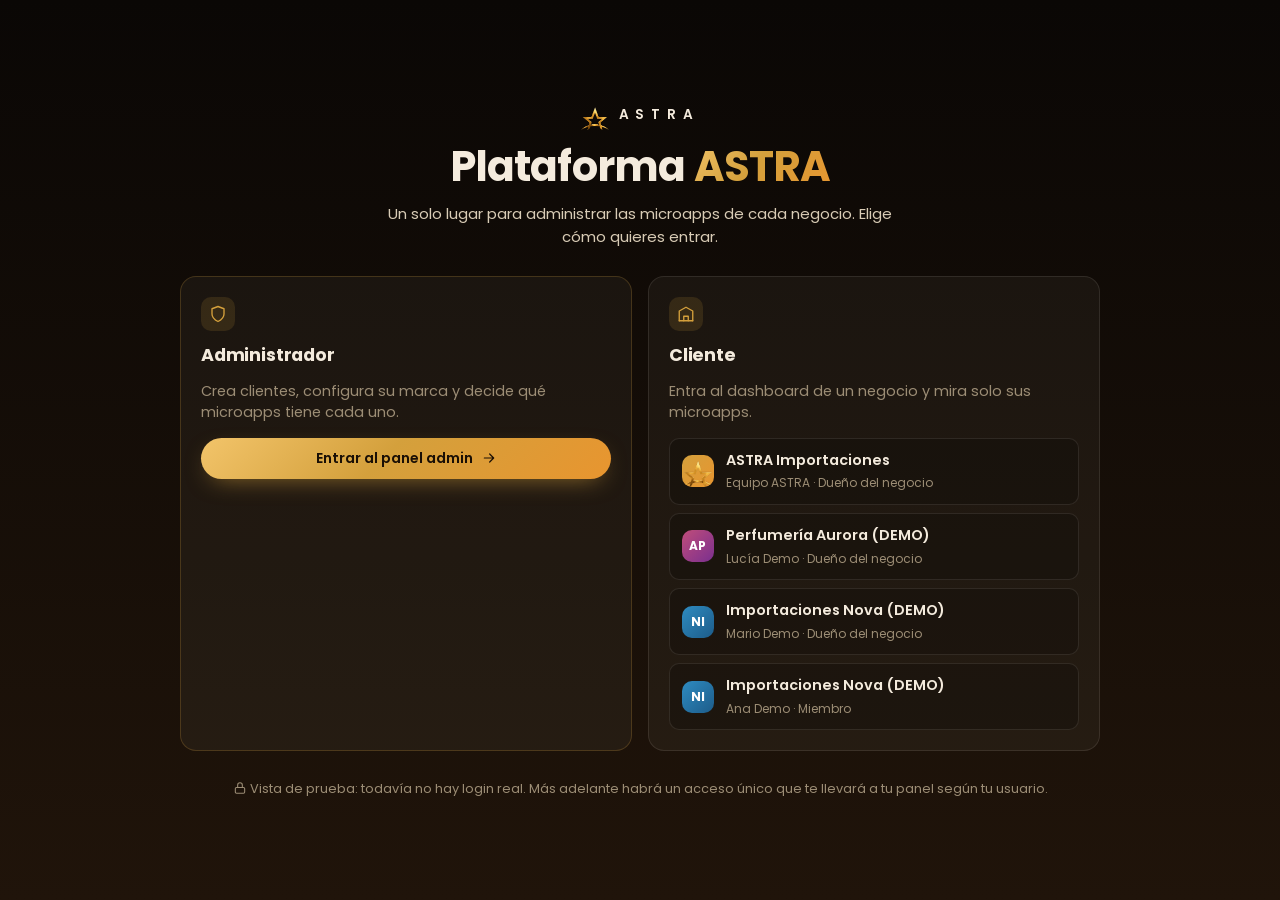
<file: PLATAFORMA ASTRA/index.html>
<!doctype html>
<html lang="es">
<head>
<meta charset="utf-8">
<meta name="viewport" content="width=device-width, initial-scale=1, viewport-fit=cover">
<title>Plataforma ASTRA</title>
<meta name="description" content="Hub de microapps de ASTRA: administra clientes, su marca y sus aplicaciones desde un solo lugar.">
<meta name="theme-color" content="#0a0705">
<link rel="icon" href="assets/img/astra-star-mark.webp" type="image/webp">
<link rel="preconnect" href="https://fonts.googleapis.com">
<link rel="preconnect" href="https://fonts.gstatic.com" crossorigin>
<link href="https://fonts.googleapis.com/css2?family=Poppins:wght@400;500;600;700&display=swap" rel="stylesheet">
<link rel="stylesheet" href="css/tokens.css">
<link rel="stylesheet" href="css/app.css">
</head>
<body>
<div id="app" aria-live="polite"></div>
<noscript><p style="padding:24px">La plataforma necesita JavaScript activado.</p></noscript>
<script type="module" src="js/main.js"></script>
</body>
</html>
</file>
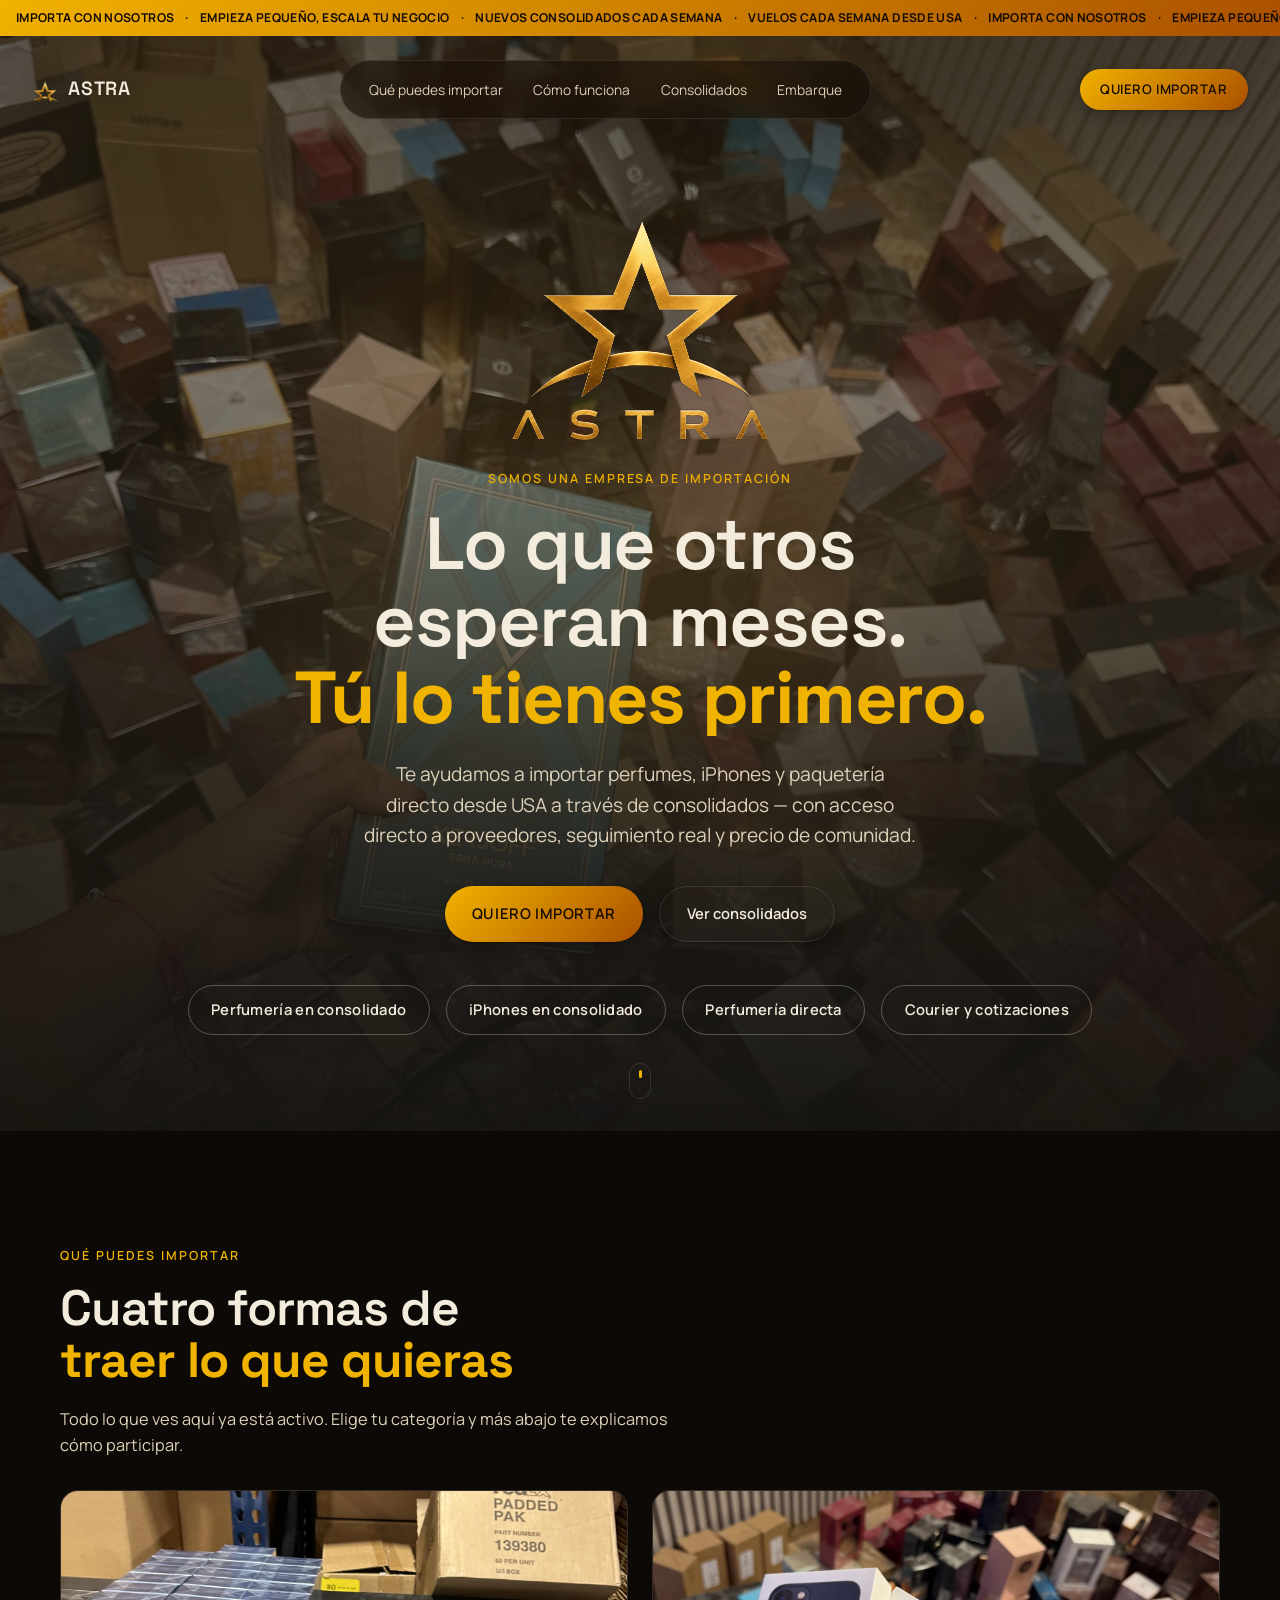
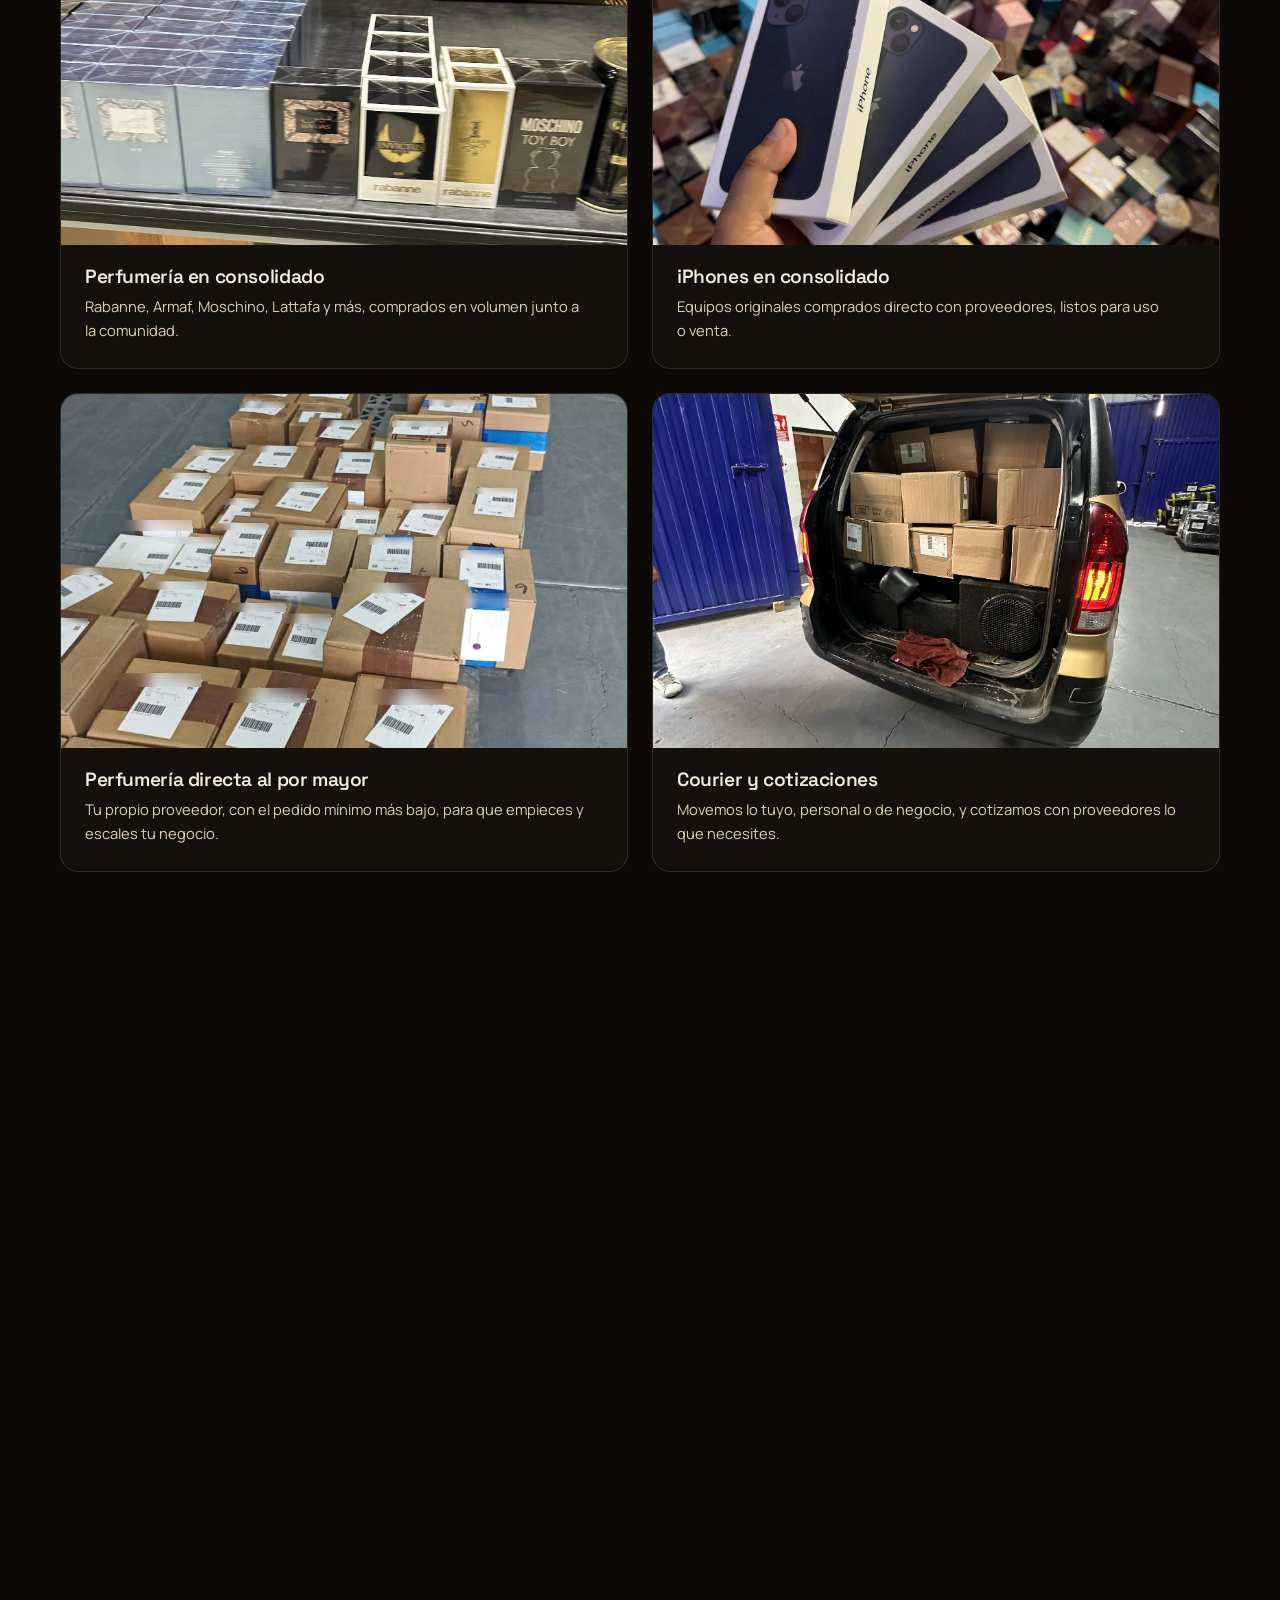
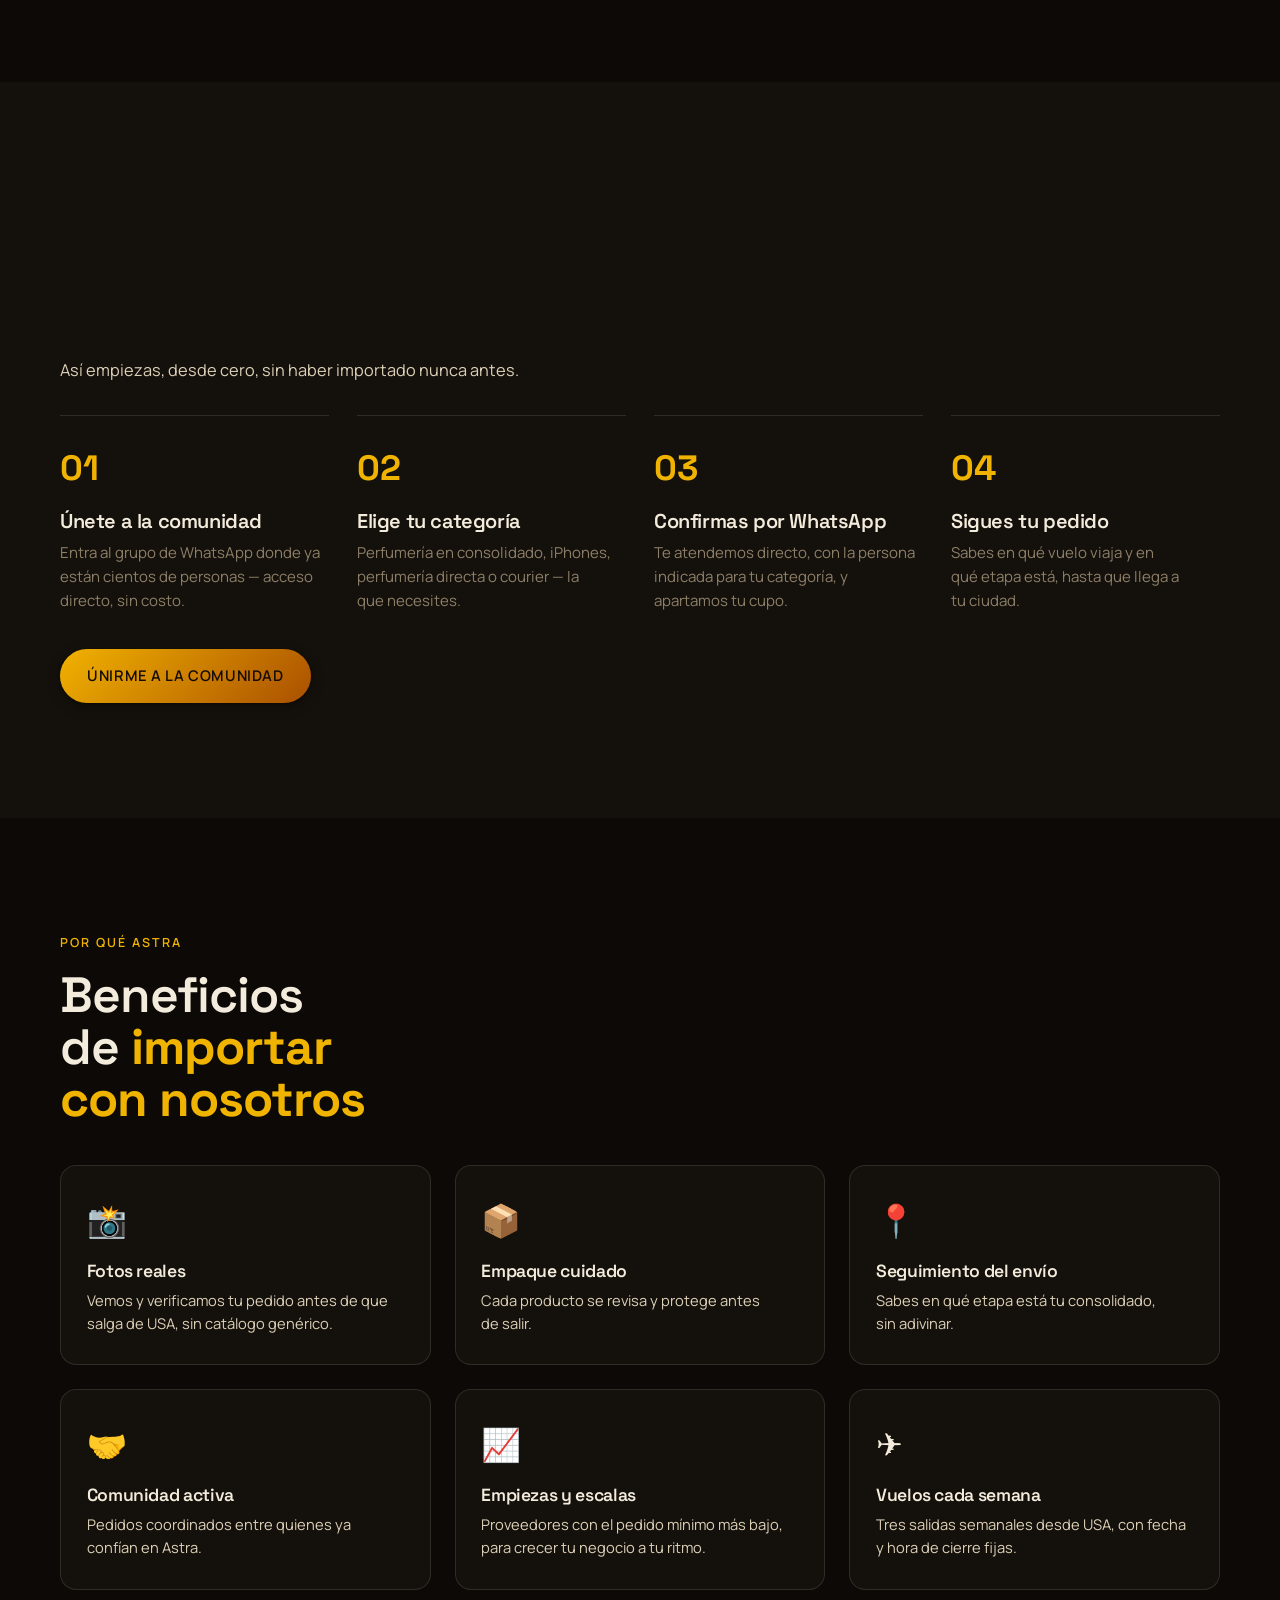
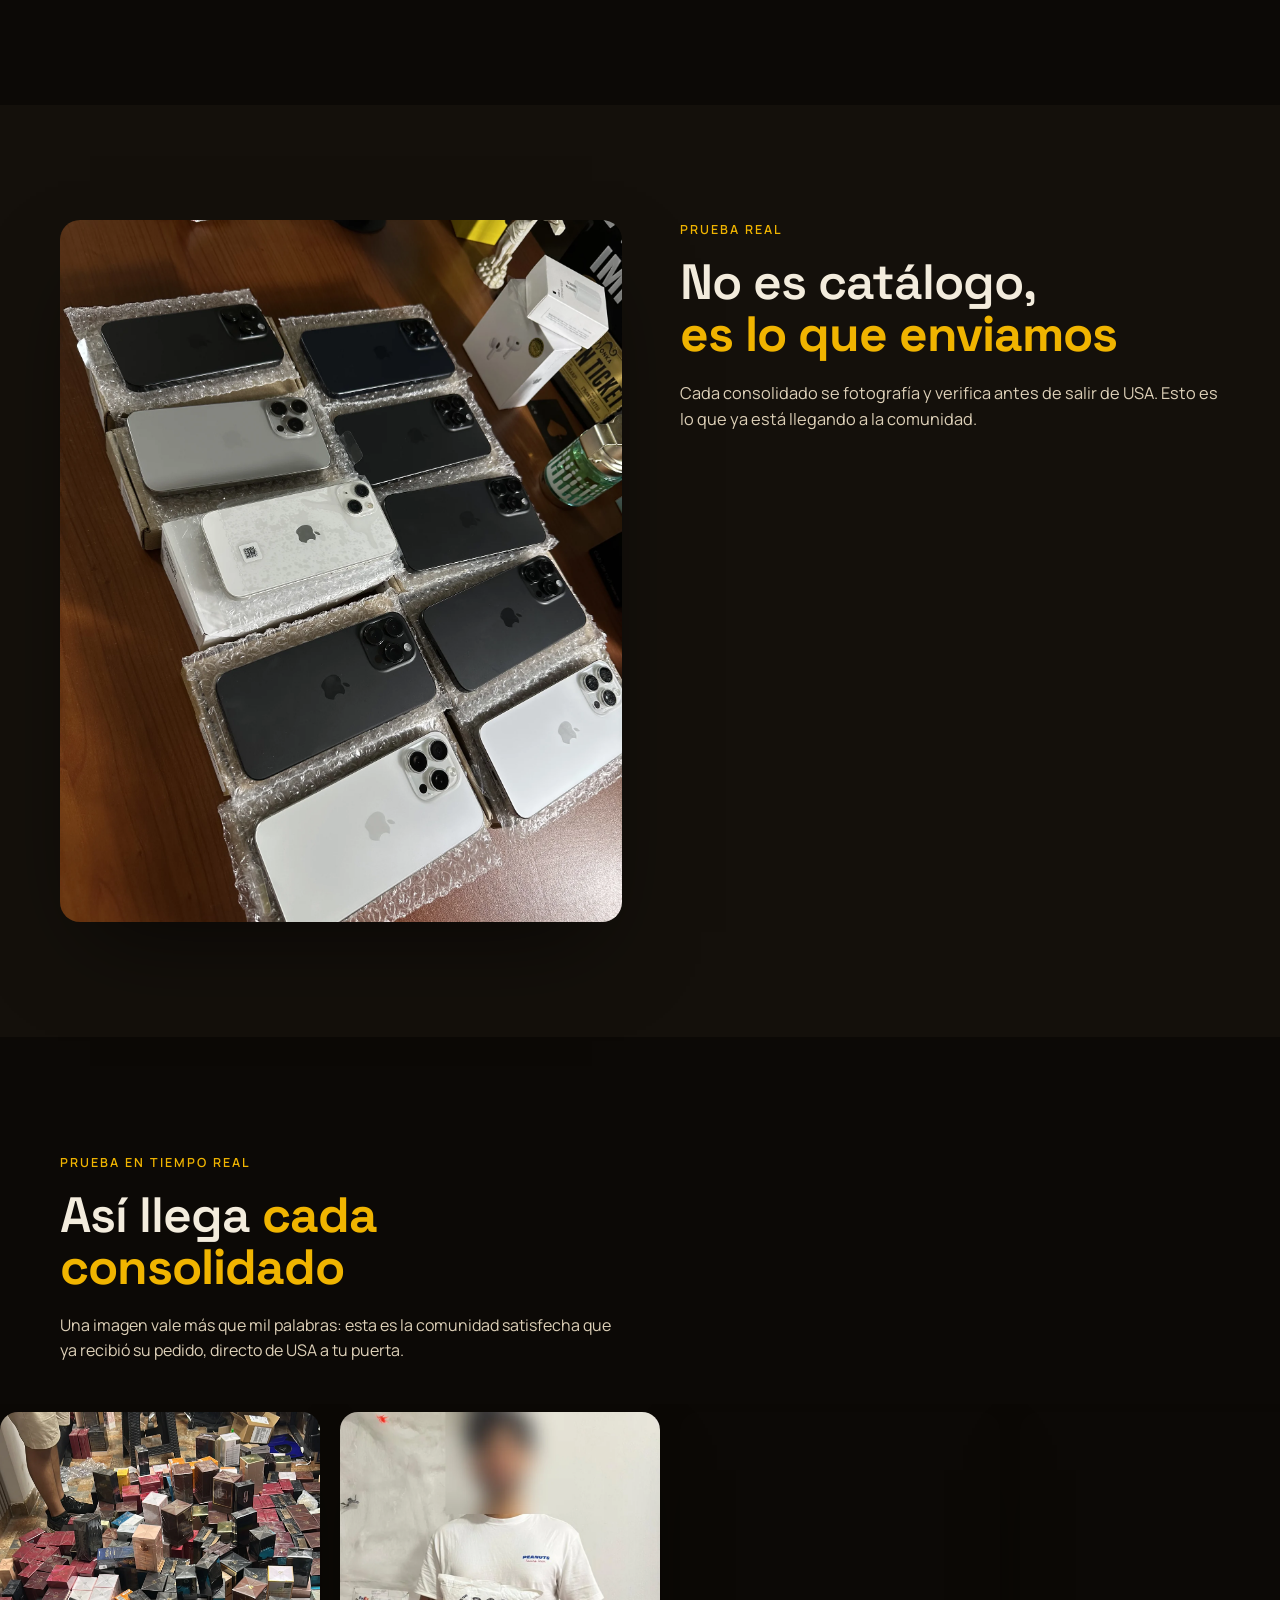
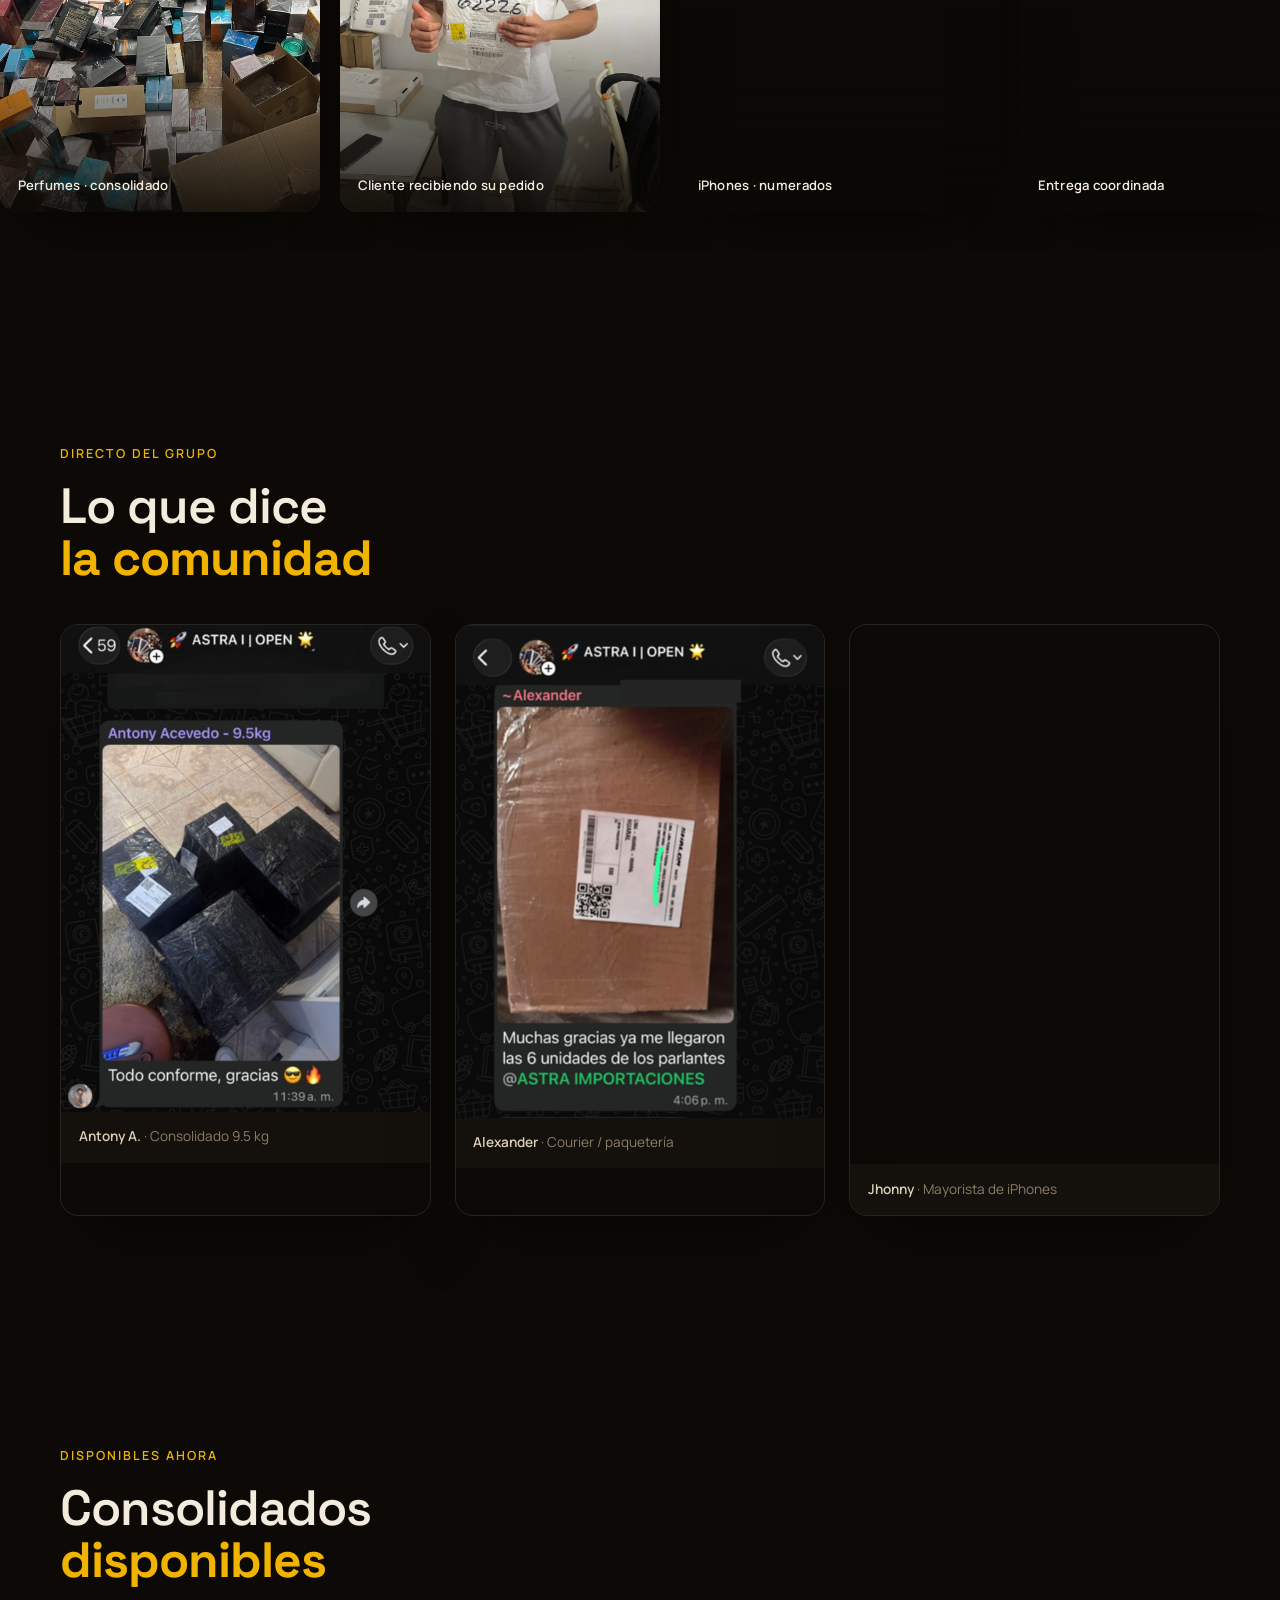
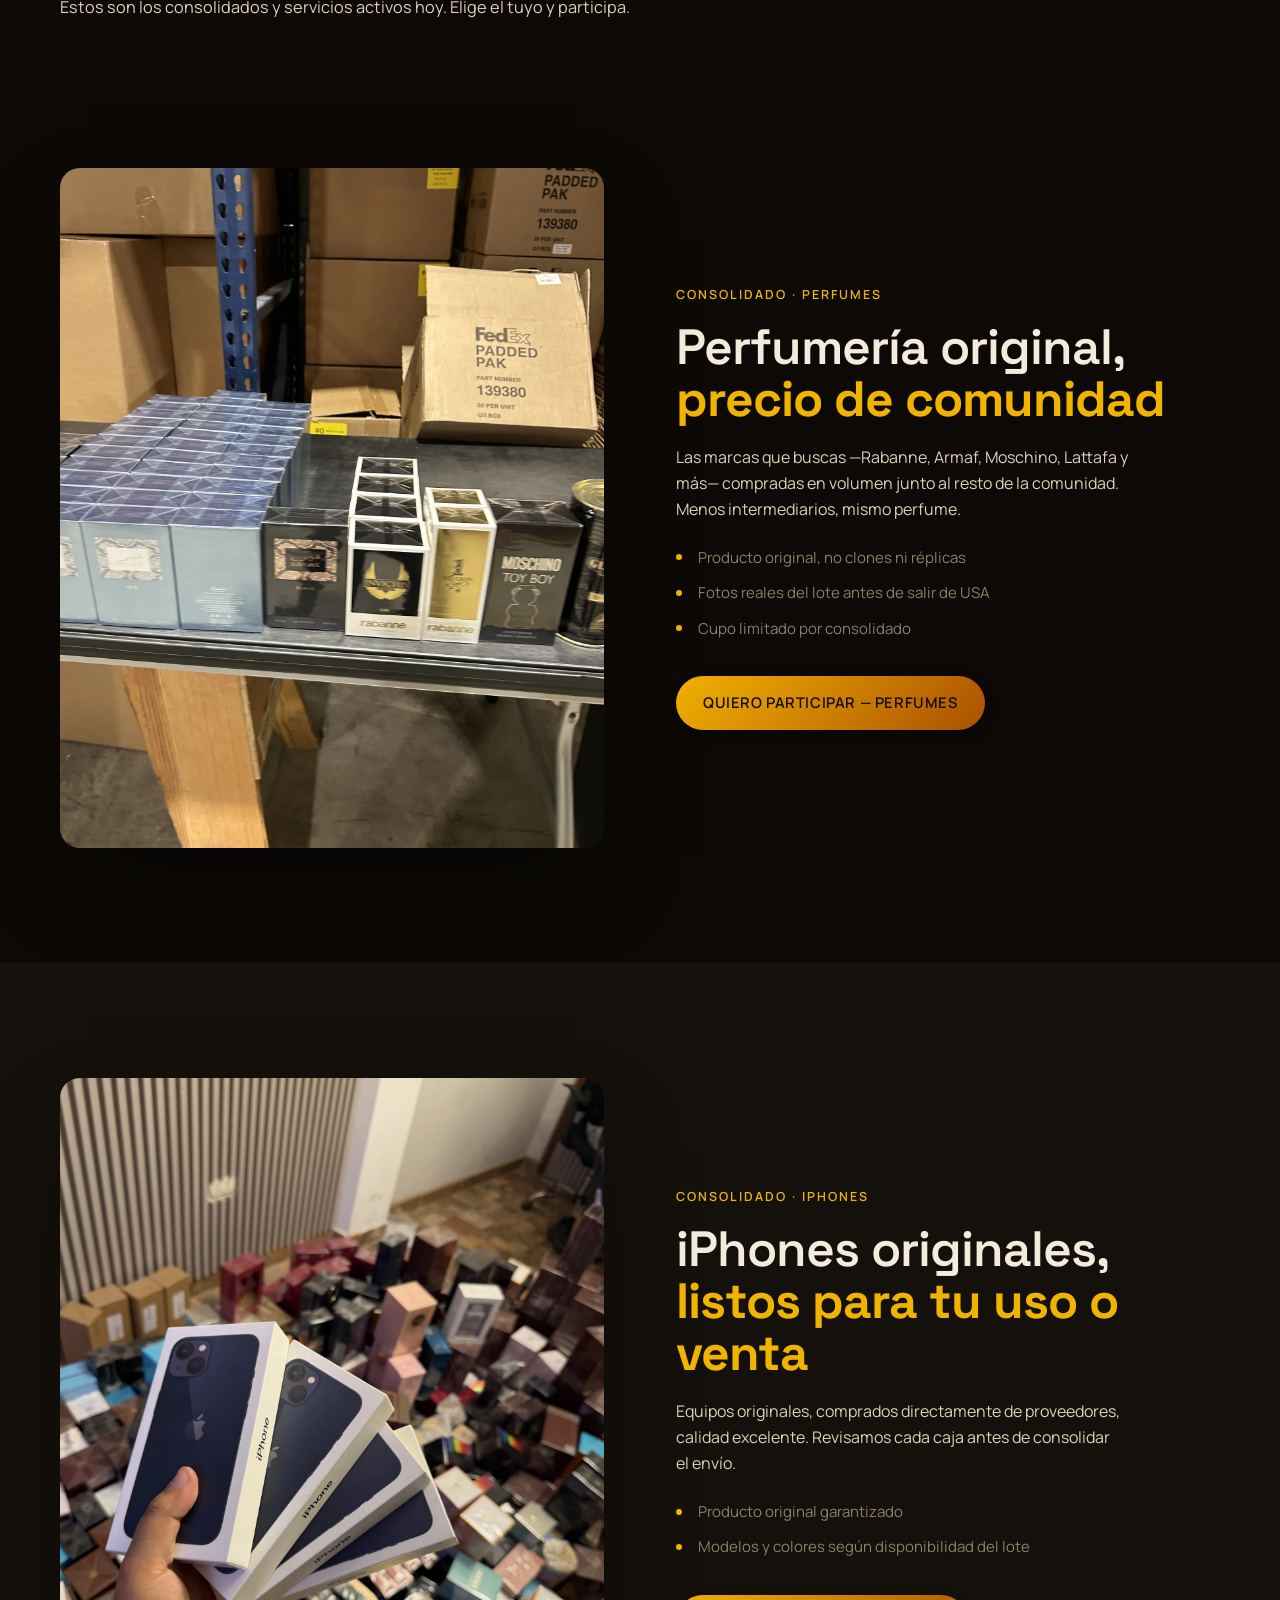
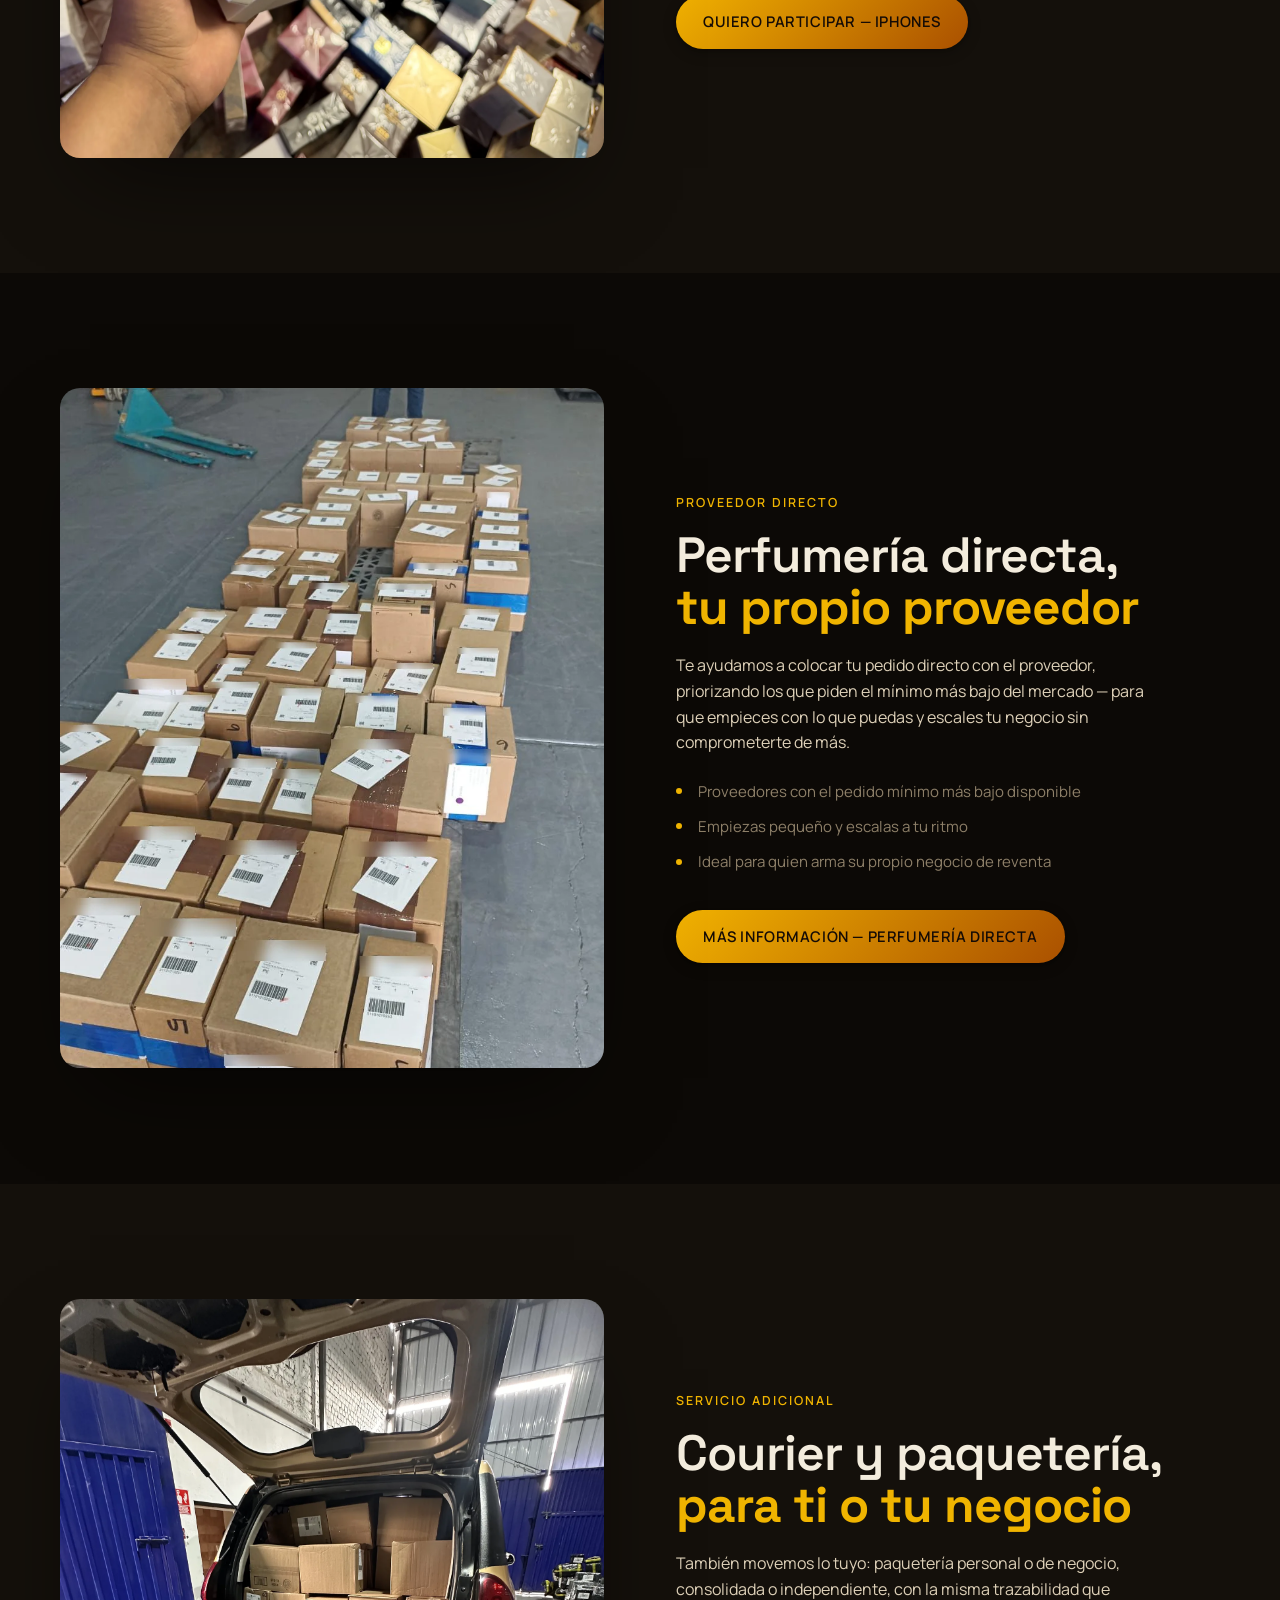
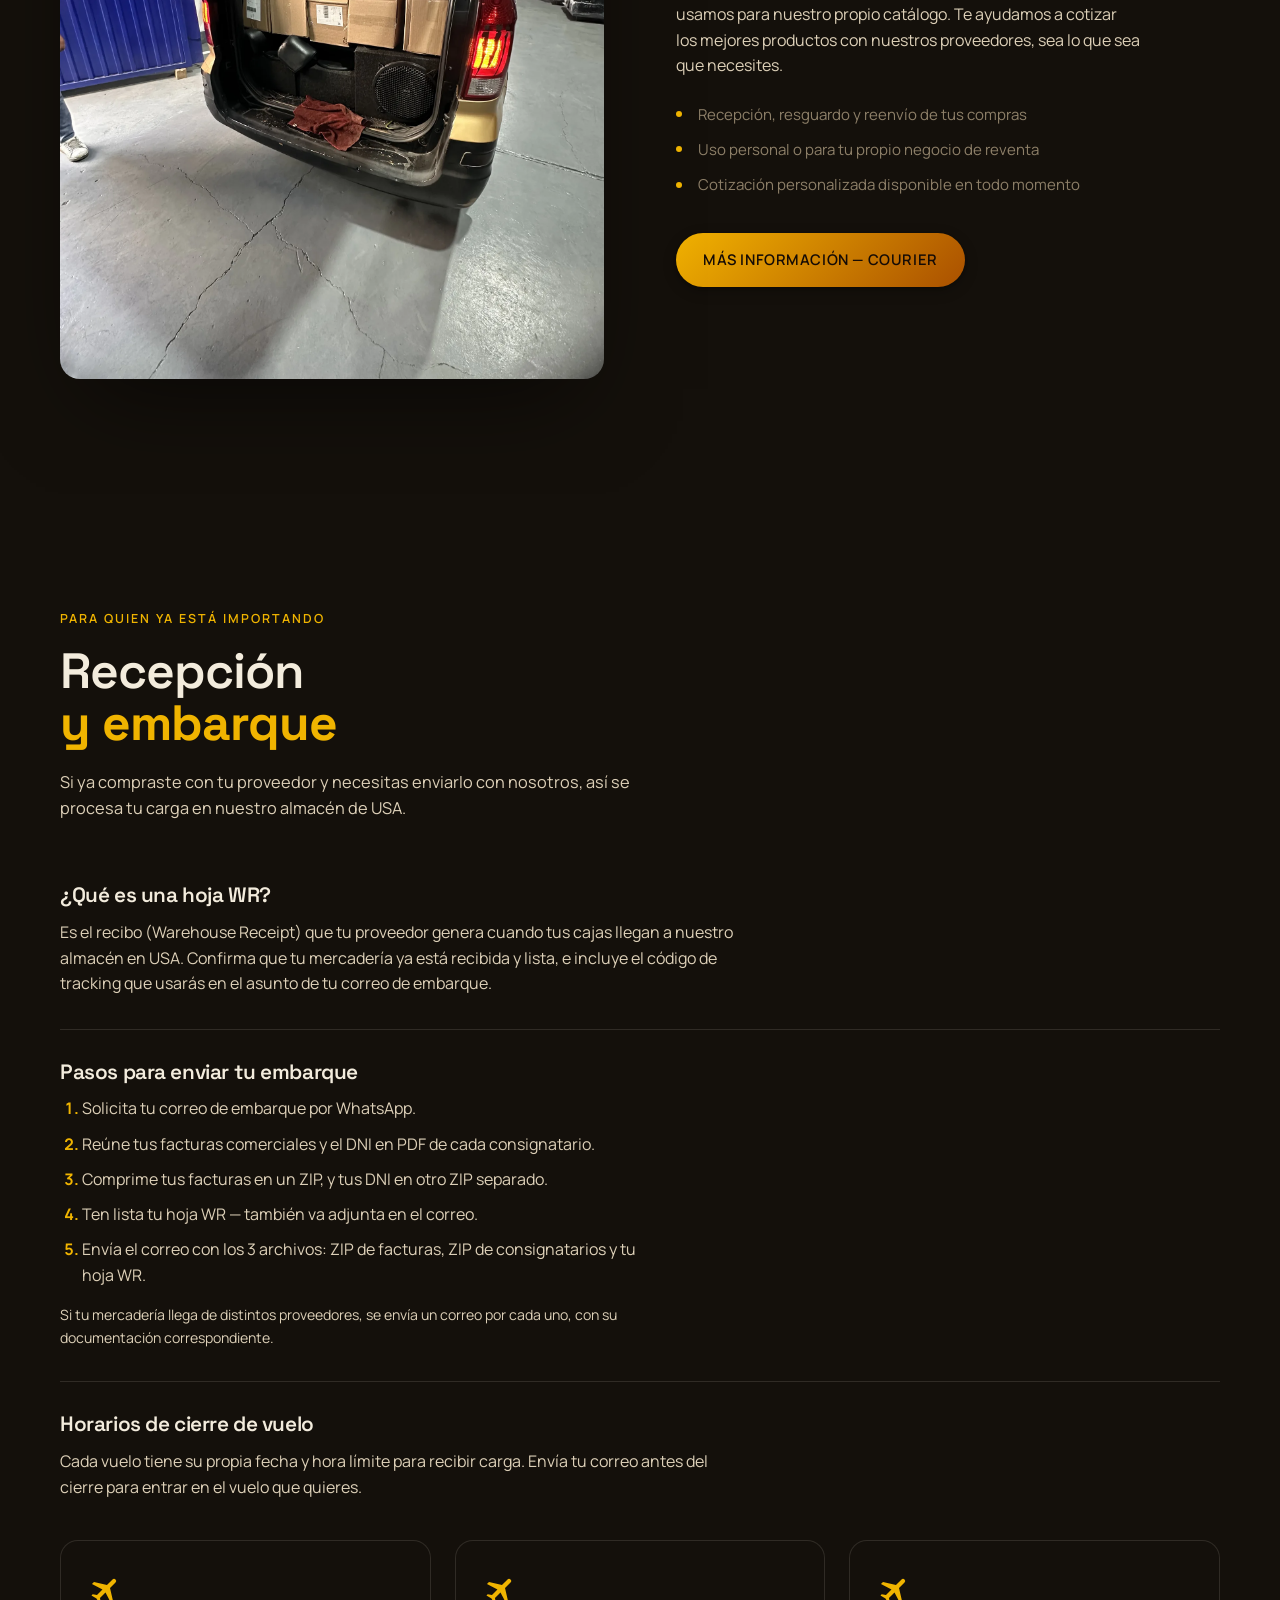
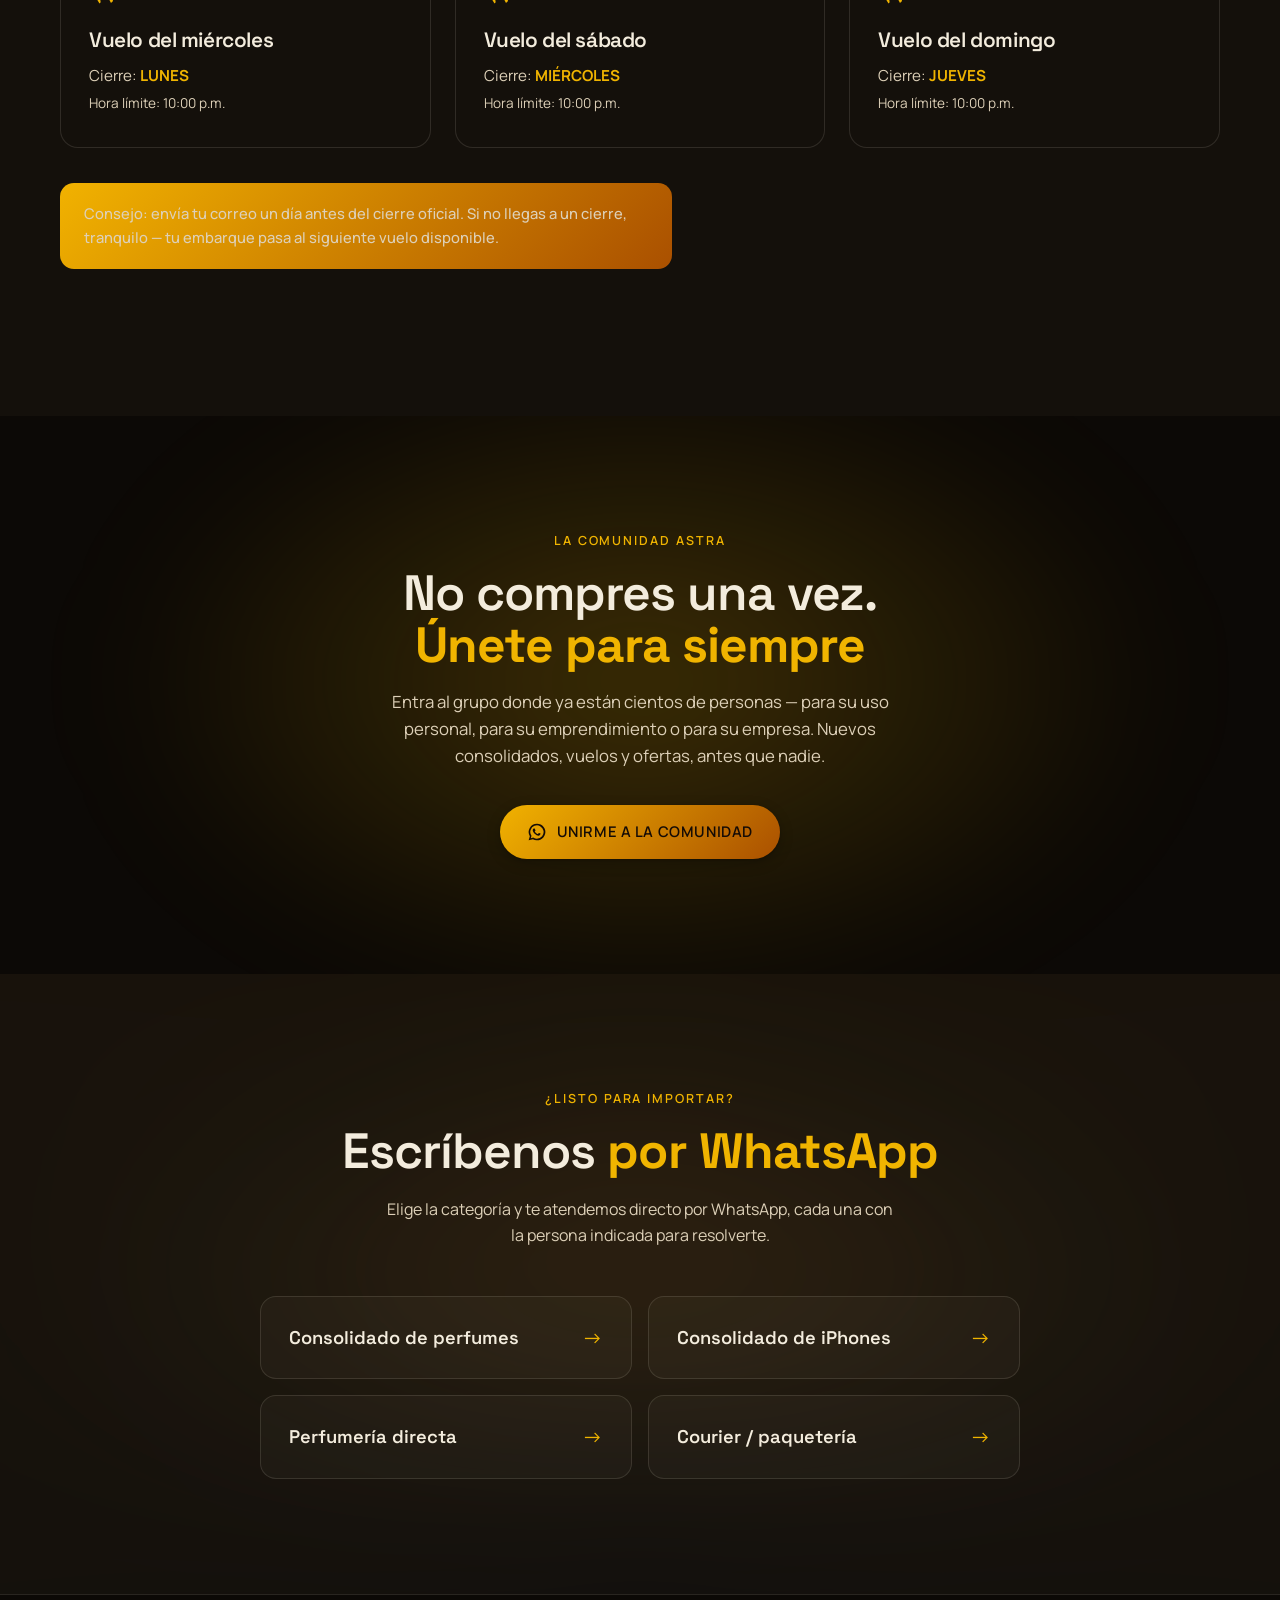
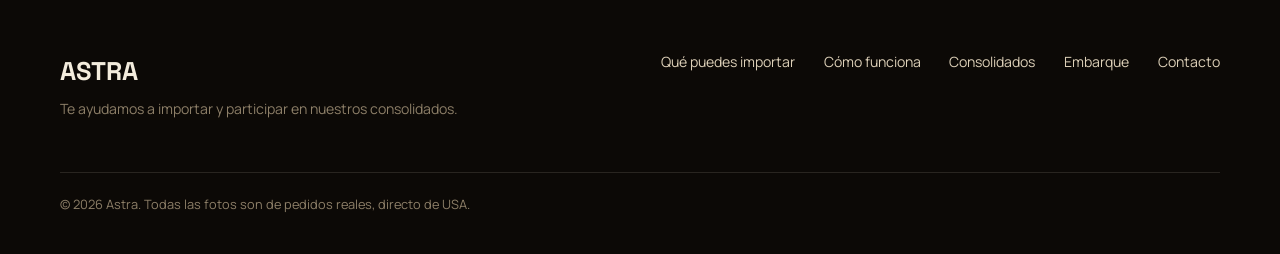
<file: PAGINA ASTRA/astra-v2/index.html>
<!DOCTYPE html>
<html lang="es">
<head>
<meta charset="UTF-8">
<meta name="viewport" content="width=device-width, initial-scale=1.0">
<title>ASTRA — Importa con nosotros</title>
<meta name="description" content="Astra te ayuda a importar perfumes, iPhones y paquetería desde USA a través de consolidados. Empieza pequeño, escala tu negocio, seguimiento real.">

<link rel="preconnect" href="https://fonts.googleapis.com">
<link rel="preconnect" href="https://fonts.gstatic.com" crossorigin>
<link rel="stylesheet" href="https://fonts.googleapis.com/css2?family=Space+Grotesk:wght@400;500;600;700&family=Manrope:wght@300;400;500;600;700&display=swap">

<link rel="preload" as="image" href="assets/img/hero-bg-xerjoff.webp" fetchpriority="high">
<link rel="preload" as="image" href="assets/img/astra-star-mark.webp" fetchpriority="high">
<link rel="stylesheet" href="styles.css?v=1">
<link rel="stylesheet" href="funnel.css?v=1">

<link rel="icon" href="data:image/svg+xml,%3Csvg xmlns='http://www.w3.org/2000/svg' viewBox='0 0 100 100'%3E%3Crect width='100' height='100' fill='%230c0906'/%3E%3Ctext x='50' y='68' font-size='60' text-anchor='middle' fill='%23c9974a' font-family='Georgia,serif' font-style='italic'%3EA%3C/text%3E%3C/svg%3E">
</head>
<body>

<a class="skip-link" href="#main">Saltar al contenido</a>

<!-- Splash -->
<div class="splash" data-splash aria-hidden="true">
  <div class="splash-inner">
    <span class="splash-mark">ASTRA</span>
    <span class="splash-line"></span>
  </div>
</div>

<!-- Custom cursor -->
<div class="cursor" data-cursor-root aria-hidden="true">
  <span class="cursor-ring">
    <svg class="cursor-crown" viewBox="0 0 24 14" width="18" height="12"><path d="M12 1 L21 13 L3 13 Z" fill="#ffffff" stroke="#140b06" stroke-width="1.4" stroke-linejoin="round"/></svg>
    <span class="cursor-emoji">💵</span>
  </span>
</div>

<!-- Announce bar -->
<div class="announce-bar" aria-hidden="true">
  <div class="announce-track">
    <span>Importa con nosotros</span>
    <span>·</span>
    <span>Empieza pequeño, escala tu negocio</span>
    <span>·</span>
    <span>Nuevos consolidados cada semana</span>
    <span>·</span>
    <span>Vuelos cada semana desde USA</span>
    <span>·</span>
    <span>Importa con nosotros</span>
    <span>·</span>
    <span>Empieza pequeño, escala tu negocio</span>
    <span>·</span>
    <span>Nuevos consolidados cada semana</span>
    <span>·</span>
    <span>Vuelos cada semana desde USA</span>
    <span>·</span>
  </div>
</div>

<!-- Nav -->
<header class="nav" data-nav>
  <div class="nav-inner">
    <a href="#hero" class="nav-logo">
      <img src="assets/img/astra-star-mark.webp" alt="" class="nav-logo-icon">
      <span class="nav-logo-text">ASTRA</span>
    </a>
    <nav class="nav-links" aria-label="Secciones">
      <a class="nav-link" href="#que-importar">Qué puedes importar</a>
      <a class="nav-link" href="#como-funciona">Cómo funciona</a>
      <a class="nav-link" href="#consolidados">Consolidados</a>
      <a class="nav-link" href="#embarque">Embarque</a>
    </nav>
    <a class="btn btn-primary btn-nav" href="#contacto">Quiero importar</a>
    <button class="nav-burger" type="button" data-nav-burger aria-label="Abrir menú" aria-expanded="false">
      <span></span><span></span><span></span>
    </button>
  </div>
</header>

<div class="nav-mobile" data-nav-mobile aria-hidden="true">
  <a href="#que-importar">Qué puedes importar</a>
  <a href="#como-funciona">Cómo funciona el consolidado</a>
  <a href="#como-importar">Cómo importar con nosotros</a>
  <a href="#beneficios">Beneficios</a>
  <a href="#consolidados">Consolidados disponibles</a>
  <a href="#embarque">Recepción y embarque</a>
  <a href="#contacto" class="nav-mobile-cta">Quiero importar</a>
</div>

<main id="main">

  <!-- 1. HERO -->
  <section class="hero" id="hero">
    <div class="hero-bg">
      <img src="assets/img/hero-bg-xerjoff.webp" alt="Perfume Xerjoff Erba Pura sostenido frente a cientos de cajas de un consolidado real" fetchpriority="high" loading="eager">
      <div class="hero-bg-tint"></div>
    </div>
    <div class="hero-mesh" aria-hidden="true"></div>
    <div class="hero-grain" aria-hidden="true"></div>
    <div class="hero-inner">
      <img class="hero-logo-big" src="assets/img/astra-logo.webp" alt="Astra" data-reveal>
      <p class="kicker" data-reveal>Somos una empresa de importación</p>
      <h1 class="hero-title" data-split="lines" data-reveal>Lo que otros esperan meses.<br><em>Tú lo tienes primero.</em></h1>
      <p class="hero-sub" data-reveal>Te ayudamos a importar perfumes, iPhones y paquetería directo desde USA a través de consolidados — con acceso directo a proveedores, seguimiento real y precio de comunidad.</p>
      <div class="hero-actions" data-reveal>
        <a class="btn btn-primary btn-slide" href="#contacto">Quiero importar</a>
        <a class="btn btn-ghost" href="#consolidados">Ver consolidados</a>
      </div>
      <nav class="hero-categories" aria-label="Categorías" data-reveal>
        <a href="#consolidados">Perfumería en consolidado</a>
        <a href="#consolidados">iPhones en consolidado</a>
        <a href="#consolidados">Perfumería directa</a>
        <a href="#consolidados">Courier y cotizaciones</a>
      </nav>
    </div>
    <div class="hero-scroll-cue" aria-hidden="true"><span></span></div>
  </section>

  <!-- 2. QUÉ PUEDES IMPORTAR -->
  <section class="section" id="que-importar" data-reveal-section>
    <div class="container">
      <p class="kicker" data-reveal>Qué puedes importar</p>
      <h2 class="section-title" data-reveal>Cuatro formas de <em>traer lo que quieras</em></h2>
      <p class="funnel-sub" data-reveal>Todo lo que ves aquí ya está activo. Elige tu categoría y más abajo te explicamos cómo participar.</p>
      <div class="categorias-grid">
        <a class="categoria-card has-tilt has-halo" href="#consolidados">
          <div class="categoria-media">
            <img src="assets/img/perfumes-estante-detalle.webp" alt="Perfumes originales Rabanne y Moschino" loading="lazy" decoding="async">
          </div>
          <div class="categoria-copy">
            <h3>Perfumería en consolidado</h3>
            <p>Rabanne, Armaf, Moschino, Lattafa y más, comprados en volumen junto a la comunidad.</p>
          </div>
        </a>
        <a class="categoria-card has-tilt has-halo" href="#consolidados">
          <div class="categoria-media">
            <img src="assets/img/iphones-empaque-mesa.webp" alt="iPhones originales con AirPods y cargadores" loading="lazy" decoding="async">
          </div>
          <div class="categoria-copy">
            <h3>iPhones en consolidado</h3>
            <p>Equipos originales comprados directo con proveedores, listos para uso o venta.</p>
          </div>
        </a>
        <a class="categoria-card has-tilt has-halo" href="#consolidados">
          <div class="categoria-media">
            <img src="assets/img/perfumeria-directa-cajas.webp" alt="Cajas de perfumería de proveedor directo" loading="lazy" decoding="async">
          </div>
          <div class="categoria-copy">
            <h3>Perfumería directa al por mayor</h3>
            <p>Tu propio proveedor, con el pedido mínimo más bajo, para que empieces y escales tu negocio.</p>
          </div>
        </a>
        <a class="categoria-card has-tilt has-halo" href="#consolidados">
          <div class="categoria-media">
            <img src="assets/img/courier-vehiculo-cajas.webp" alt="Vehículo cargado con cajas de paquetería" loading="lazy" decoding="async">
          </div>
          <div class="categoria-copy">
            <h3>Courier y cotizaciones</h3>
            <p>Movemos lo tuyo, personal o de negocio, y cotizamos con proveedores lo que necesites.</p>
          </div>
        </a>
      </div>
    </div>
  </section>

  <!-- 3. CÓMO FUNCIONA EL CONSOLIDADO -->
  <section class="section" id="como-funciona" data-reveal-section>
    <div class="container">
      <p class="kicker" data-reveal>Para quien nunca ha importado</p>
      <h2 class="section-title" data-reveal>¿Cómo funciona <em>un consolidado?</em></h2>
      <p class="funnel-sub" data-reveal>En vez de pagar un envío individual carísimo, tu pedido viaja junto al de toda la comunidad en un mismo embarque. Así de simple.</p>
      <div class="pasos-grid" data-pasos>
        <article class="paso" data-reveal>
          <span class="paso-n">01</span>
          <h3>Eliges del catálogo</h3>
          <p>Perfumes originales, iPhones u otros productos disponibles en el consolidado activo.</p>
        </article>
        <article class="paso" data-reveal>
          <span class="paso-n">02</span>
          <h3>Se reserva tu cupo</h3>
          <p>Confirmas por WhatsApp y tu pedido queda apartado dentro del envío que se está armando.</p>
        </article>
        <article class="paso" data-reveal>
          <span class="paso-n">03</span>
          <h3>Se procesa y se envía el consolidado</h3>
          <p>Todo el grupo viaja junto en un solo embarque, lo que baja el costo por persona.</p>
        </article>
        <article class="paso" data-reveal>
          <span class="paso-n">04</span>
          <h3>Recibes en tu ciudad</h3>
          <p>Coordinamos entrega o recogida cuando el consolidado llega. Te avisamos en cada etapa.</p>
        </article>
      </div>
    </div>
  </section>

  <!-- 4. CÓMO IMPORTAR CON NOSOTROS -->
  <section class="section section-alt" id="como-importar" data-reveal-section>
    <div class="container">
      <p class="kicker" data-reveal>Tu primer pedido</p>
      <h2 class="section-title" data-reveal>¿Cómo importar <em>con nosotros?</em></h2>
      <p class="funnel-sub" data-reveal>Así empiezas, desde cero, sin haber importado nunca antes.</p>
      <div class="pasos-grid" data-pasos>
        <article class="paso" data-reveal>
          <span class="paso-n">01</span>
          <h3>Únete a la comunidad</h3>
          <p>Entra al grupo de WhatsApp donde ya están cientos de personas — acceso directo, sin costo.</p>
        </article>
        <article class="paso" data-reveal>
          <span class="paso-n">02</span>
          <h3>Elige tu categoría</h3>
          <p>Perfumería en consolidado, iPhones, perfumería directa o courier — la que necesites.</p>
        </article>
        <article class="paso" data-reveal>
          <span class="paso-n">03</span>
          <h3>Confirmas por WhatsApp</h3>
          <p>Te atendemos directo, con la persona indicada para tu categoría, y apartamos tu cupo.</p>
        </article>
        <article class="paso" data-reveal>
          <span class="paso-n">04</span>
          <h3>Sigues tu pedido</h3>
          <p>Sabes en qué vuelo viaja y en qué etapa está, hasta que llega a tu ciudad.</p>
        </article>
      </div>
      <div class="funnel-cta-inline" data-reveal>
        <a class="btn btn-primary btn-slide" href="https://chat.whatsapp.com/EW5jZuuzu9M8ZRjypRbaE4" target="_blank" rel="noopener">Únirme a la comunidad</a>
      </div>
    </div>
  </section>

  <!-- 5. BENEFICIOS -->
  <section class="section" id="beneficios" data-reveal-section>
    <div class="container">
      <p class="kicker" data-reveal>Por qué Astra</p>
      <h2 class="section-title" data-reveal>Beneficios de <em>importar con nosotros</em></h2>
      <div class="beneficios-grid">
        <article class="beneficio-card" data-reveal>
          <span class="beneficio-icon">📸</span>
          <h3>Fotos reales</h3>
          <p>Vemos y verificamos tu pedido antes de que salga de USA, sin catálogo genérico.</p>
        </article>
        <article class="beneficio-card" data-reveal>
          <span class="beneficio-icon">📦</span>
          <h3>Empaque cuidado</h3>
          <p>Cada producto se revisa y protege antes de salir.</p>
        </article>
        <article class="beneficio-card" data-reveal>
          <span class="beneficio-icon">📍</span>
          <h3>Seguimiento del envío</h3>
          <p>Sabes en qué etapa está tu consolidado, sin adivinar.</p>
        </article>
        <article class="beneficio-card" data-reveal>
          <span class="beneficio-icon">🤝</span>
          <h3>Comunidad activa</h3>
          <p>Pedidos coordinados entre quienes ya confían en Astra.</p>
        </article>
        <article class="beneficio-card" data-reveal>
          <span class="beneficio-icon">📈</span>
          <h3>Empiezas y escalas</h3>
          <p>Proveedores con el pedido mínimo más bajo, para crecer tu negocio a tu ritmo.</p>
        </article>
        <article class="beneficio-card" data-reveal>
          <span class="beneficio-icon">✈️</span>
          <h3>Vuelos cada semana</h3>
          <p>Tres salidas semanales desde USA, con fecha y hora de cierre fijas.</p>
        </article>
      </div>
    </div>
  </section>

  <!-- PRUEBA REAL (apoyo visual antes de consolidados) -->
  <section class="section narrative" id="confianza">
    <div class="container">
      <div class="narrative-grid">
        <figure class="narrative-figure" data-reveal>
          <img src="assets/img/confianza-iphones-inventario.webp" alt="Lote real de iPhones verificado para el consolidado" loading="lazy" decoding="async">
        </figure>
        <div class="narrative-text">
          <p class="kicker" data-reveal>Prueba real</p>
          <h2 class="section-title" data-reveal>No es catálogo,<br><em>es lo que enviamos</em></h2>
          <p class="funnel-sub" data-reveal>Cada consolidado se fotografía y verifica antes de salir de USA. Esto es lo que ya está llegando a la comunidad.</p>
        </div>
      </div>
    </div>
  </section>

  <!-- LLEGADAS DE MERCADERÍA -->
  <section class="section section-llegadas" id="llegadas" data-reveal-section>
    <div class="container">
      <p class="kicker" data-reveal>Prueba en tiempo real</p>
      <h2 class="section-title" data-reveal>Así llega <em>cada consolidado</em></h2>
      <p class="llegadas-sub" data-reveal>Una imagen vale más que mil palabras: esta es la comunidad satisfecha que ya recibió su pedido, directo de USA a tu puerta.</p>
    </div>
    <div class="llegadas-strip" data-reveal>
      <div class="llegadas-track">
        <figure class="llegadas-card has-tilt has-halo">
          <img src="assets/img/perfumes-inventario-bodega.webp" alt="Consolidado de perfumes listo antes de salir de USA" loading="lazy" decoding="async">
          <figcaption>Perfumes · consolidado</figcaption>
        </figure>
        <figure class="llegadas-card has-tilt has-halo">
          <img src="assets/img/llegada-recibido-fedex.webp" alt="Cliente recibiendo su pedido de Astra" loading="lazy" decoding="async">
          <figcaption>Cliente recibiendo su pedido</figcaption>
        </figure>
        <figure class="llegadas-card has-tilt has-halo">
          <img src="assets/img/llegada-iphones-numerados.webp" alt="Lote de iPhones numerados listos para el consolidado" loading="lazy" decoding="async">
          <figcaption>iPhones · numerados</figcaption>
        </figure>
        <figure class="llegadas-card has-tilt has-halo">
          <img src="assets/img/llegada-entrega-calle.webp" alt="Entrega de consolidado coordinada por WhatsApp" loading="lazy" decoding="async">
          <figcaption>Entrega coordinada</figcaption>
        </figure>
        <figure class="llegadas-card has-tilt has-halo">
          <img src="assets/img/llegada-perfumeria-empaque.webp" alt="Empaque de perfumería antes de salir de USA" loading="lazy" decoding="async">
          <figcaption>Perfumería · empaque</figcaption>
        </figure>
        <figure class="llegadas-card has-tilt has-halo">
          <img src="assets/img/llegada-cliente-caja.webp" alt="Pedido entregado en manos del cliente" loading="lazy" decoding="async">
          <figcaption>Pedido en manos del cliente</figcaption>
        </figure>
        <figure class="llegadas-card has-tilt has-halo">
          <img src="assets/img/llegada-courier-entrega.webp" alt="Entrega de paquetería courier en punto de encuentro" loading="lazy" decoding="async">
          <figcaption>Courier · entrega</figcaption>
        </figure>
        <figure class="llegadas-card has-tilt has-halo">
          <img src="assets/img/llegada-bodega-miami.webp" alt="Empaque final en USA antes del envío" loading="lazy" decoding="async">
          <figcaption>USA · empaque final</figcaption>
        </figure>
        <figure class="llegadas-card has-tilt has-halo">
          <img src="assets/img/llegada-clienta-envio.webp" alt="Clienta recibiendo su envío de Astra" loading="lazy" decoding="async">
          <figcaption>Cliente con su envío</figcaption>
        </figure>
      </div>
    </div>
  </section>

  <!-- TESTIMONIOS -->
  <section class="section" id="testimonios" data-reveal-section>
    <div class="container">
      <p class="kicker" data-reveal>Directo del grupo</p>
      <h2 class="section-title" data-reveal>Lo que dice <em>la comunidad</em></h2>
      <div class="testimonios-grid">
        <figure class="testimonio-shot has-tilt" data-reveal>
          <img src="assets/img/testimonio-antony.webp" alt="Captura de WhatsApp: cliente confirma que su consolidado llegó conforme" loading="lazy" decoding="async">
          <figcaption>Antony A. <span>· Consolidado 9.5 kg</span></figcaption>
        </figure>
        <figure class="testimonio-shot has-tilt" data-reveal>
          <img src="assets/img/testimonio-alexander.webp" alt="Captura de WhatsApp: cliente confirma la llegada de 6 unidades de parlantes" loading="lazy" decoding="async">
          <figcaption>Alexander <span>· Courier / paquetería</span></figcaption>
        </figure>
        <figure class="testimonio-shot has-tilt" data-reveal>
          <img src="assets/img/testimonio-jhonny.webp" alt="Captura de WhatsApp: cliente mayorista agradece la rapidez del envío de iPhones" loading="lazy" decoding="async">
          <figcaption>Jhonny <span>· Mayorista de iPhones</span></figcaption>
        </figure>
      </div>
    </div>
  </section>

  <!-- 6. CONSOLIDADOS DISPONIBLES -->
  <section class="section section-consolidados-intro" id="consolidados" data-reveal-section>
    <div class="container">
      <p class="kicker" data-reveal>Disponibles ahora</p>
      <h2 class="section-title" data-reveal>Consolidados <em>disponibles</em></h2>
      <p class="funnel-sub" data-reveal>Estos son los consolidados y servicios activos hoy. Elige el tuyo y participa.</p>
    </div>
  </section>

  <section class="section section-product is-reverse" id="perfumes" data-reveal-section>
    <div class="container product-grid">
      <div class="product-copy" data-reveal>
        <p class="kicker">Consolidado · Perfumes</p>
        <h2 class="section-title">Perfumería original,<br><em>precio de comunidad</em></h2>
        <p class="product-text">Las marcas que buscas —Rabanne, Armaf, Moschino, Lattafa y más— compradas en volumen junto al resto de la comunidad. Menos intermediarios, mismo perfume.</p>
        <ul class="product-list">
          <li>Producto original, no clones ni réplicas</li>
          <li>Fotos reales del lote antes de salir de USA</li>
          <li>Cupo limitado por consolidado</li>
        </ul>
        <a class="btn btn-primary btn-slide" href="https://w.app/astra-importaciones" target="_blank" rel="noopener" data-magnetic data-magnetic-strength="0.2">Quiero participar — Perfumes</a>
      </div>
      <div class="product-media" data-reveal>
        <div class="card has-tilt has-halo product-photo">
          <img src="assets/img/perfumes-estante-detalle.webp" alt="Estante con perfumes originales Rabanne y Moschino listos para el consolidado" loading="lazy" decoding="async">
        </div>
      </div>
    </div>
  </section>

  <section class="section section-product is-reverse" id="iphones" data-reveal-section>
    <div class="container product-grid">
      <div class="product-copy" data-reveal>
        <p class="kicker">Consolidado · iPhones</p>
        <h2 class="section-title">iPhones originales,<br><em>listos para tu uso o venta</em></h2>
        <p class="product-text">Equipos originales, comprados directamente de proveedores, calidad excelente. Revisamos cada caja antes de consolidar el envío.</p>
        <ul class="product-list">
          <li>Producto original garantizado</li>
          <li>Modelos y colores según disponibilidad del lote</li>
        </ul>
        <a class="btn btn-primary btn-slide" href="https://w.app/astra-iphones-consolidado" target="_blank" rel="noopener" data-magnetic data-magnetic-strength="0.2">Quiero participar — iPhones</a>
      </div>
      <div class="product-media" data-reveal>
        <div class="card has-tilt has-halo product-photo">
          <img src="assets/img/iphones-empaque-mesa.webp" alt="iPhones originales con AirPods y cargadores listos para el consolidado" loading="lazy" decoding="async">
        </div>
      </div>
    </div>
  </section>

  <section class="section section-product is-reverse" id="perfumeria-directa" data-reveal-section>
    <div class="container product-grid">
      <div class="product-copy" data-reveal>
        <p class="kicker">Proveedor directo</p>
        <h2 class="section-title">Perfumería directa,<br><em>tu propio proveedor</em></h2>
        <p class="product-text">Te ayudamos a colocar tu pedido directo con el proveedor, priorizando los que piden el mínimo más bajo del mercado — para que empieces con lo que puedas y escales tu negocio sin comprometerte de más.</p>
        <ul class="product-list">
          <li>Proveedores con el pedido mínimo más bajo disponible</li>
          <li>Empiezas pequeño y escalas a tu ritmo</li>
          <li>Ideal para quien arma su propio negocio de reventa</li>
        </ul>
        <a class="btn btn-primary btn-slide" href="https://w.app/astra-perfumeria-directa" target="_blank" rel="noopener" data-magnetic data-magnetic-strength="0.2">Más información — Perfumería directa</a>
      </div>
      <div class="product-media" data-reveal>
        <div class="card has-tilt has-halo product-photo">
          <img src="assets/img/perfumeria-directa-cajas.webp" alt="Cajas de perfumería de proveedor directo con pedido mínimo bajo" loading="lazy" decoding="async">
        </div>
      </div>
    </div>
  </section>

  <section class="section section-product is-reverse" id="courier" data-reveal-section>
    <div class="container product-grid">
      <div class="product-copy" data-reveal>
        <p class="kicker">Servicio adicional</p>
        <h2 class="section-title">Courier y paquetería,<br><em>para ti o tu negocio</em></h2>
        <p class="product-text">También movemos lo tuyo: paquetería personal o de negocio, consolidada o independiente, con la misma trazabilidad que usamos para nuestro propio catálogo. Te ayudamos a cotizar los mejores productos con nuestros proveedores, sea lo que sea que necesites.</p>
        <ul class="product-list">
          <li>Recepción, resguardo y reenvío de tus compras</li>
          <li>Uso personal o para tu propio negocio de reventa</li>
          <li>Cotización personalizada disponible en todo momento</li>
        </ul>
        <a class="btn btn-primary btn-slide" href="https://w.app/astra-courier" target="_blank" rel="noopener" data-magnetic data-magnetic-strength="0.2">Más información — Courier</a>
      </div>
      <div class="product-media" data-reveal>
        <div class="card has-tilt has-halo product-photo">
          <img src="assets/img/courier-vehiculo-cajas.webp" alt="Vehículo cargado con cajas de paquetería lista para reparto" loading="lazy" decoding="async">
        </div>
      </div>
    </div>
  </section>

  <!-- 7. PROCESO DE RECEPCIÓN Y EMBARQUE -->
  <section class="section section-alt" id="embarque" data-reveal-section>
    <div class="container">
      <p class="kicker" data-reveal>Para quien ya está importando</p>
      <h2 class="section-title" data-reveal>Recepción <em>y embarque</em></h2>
      <p class="funnel-sub" data-reveal>Si ya compraste con tu proveedor y necesitas enviarlo con nosotros, así se procesa tu carga en nuestro almacén de USA.</p>

      <div class="embarque-block" data-reveal>
        <h3>¿Qué es una hoja WR?</h3>
        <p>Es el recibo (Warehouse Receipt) que tu proveedor genera cuando tus cajas llegan a nuestro almacén en USA. Confirma que tu mercadería ya está recibida y lista, e incluye el código de tracking que usarás en el asunto de tu correo de embarque.</p>
      </div>

      <div class="embarque-block" data-reveal>
        <h3>Pasos para enviar tu embarque</h3>
        <ol class="embarque-steps">
          <li>Solicita tu correo de embarque por WhatsApp.</li>
          <li>Reúne tus facturas comerciales y el DNI en PDF de cada consignatario.</li>
          <li>Comprime tus facturas en un ZIP, y tus DNI en otro ZIP separado.</li>
          <li>Ten lista tu hoja WR — también va adjunta en el correo.</li>
          <li>Envía el correo con los 3 archivos: ZIP de facturas, ZIP de consignatarios y tu hoja WR.</li>
        </ol>
        <p class="funnel-note">Si tu mercadería llega de distintos proveedores, se envía un correo por cada uno, con su documentación correspondiente.</p>
      </div>

      <div class="embarque-block" data-reveal>
        <h3>Horarios de cierre de vuelo</h3>
        <p class="vuelos-sub">Cada vuelo tiene su propia fecha y hora límite para recibir carga. Envía tu correo antes del cierre para entrar en el vuelo que quieres.</p>
        <div class="vuelos-grid">
          <article class="vuelo-card" data-reveal>
            <svg class="vuelo-icon" viewBox="0 0 24 24" fill="none" aria-hidden="true"><path d="M21 16v-2l-8-5V3.5a1.5 1.5 0 0 0-3 0V9l-8 5v2l8-2.5V19l-2.5 1.8V22l4-1 4 1v-1.2L13 19v-5.5z" fill="currentColor"/></svg>
            <h3>Vuelo del miércoles</h3>
            <p class="vuelo-cierre">Cierre: <strong>lunes</strong></p>
            <p class="vuelo-hora">Hora límite: 10:00 p.m.</p>
          </article>
          <article class="vuelo-card" data-reveal>
            <svg class="vuelo-icon" viewBox="0 0 24 24" fill="none" aria-hidden="true"><path d="M21 16v-2l-8-5V3.5a1.5 1.5 0 0 0-3 0V9l-8 5v2l8-2.5V19l-2.5 1.8V22l4-1 4 1v-1.2L13 19v-5.5z" fill="currentColor"/></svg>
            <h3>Vuelo del sábado</h3>
            <p class="vuelo-cierre">Cierre: <strong>miércoles</strong></p>
            <p class="vuelo-hora">Hora límite: 10:00 p.m.</p>
          </article>
          <article class="vuelo-card" data-reveal>
            <svg class="vuelo-icon" viewBox="0 0 24 24" fill="none" aria-hidden="true"><path d="M21 16v-2l-8-5V3.5a1.5 1.5 0 0 0-3 0V9l-8 5v2l8-2.5V19l-2.5 1.8V22l4-1 4 1v-1.2L13 19v-5.5z" fill="currentColor"/></svg>
            <h3>Vuelo del domingo</h3>
            <p class="vuelo-cierre">Cierre: <strong>jueves</strong></p>
            <p class="vuelo-hora">Hora límite: 10:00 p.m.</p>
          </article>
        </div>
        <p class="vuelos-tip" data-reveal>Consejo: envía tu correo un día antes del cierre oficial. Si no llegas a un cierre, tranquilo — tu embarque pasa al siguiente vuelo disponible.</p>
      </div>
    </div>
  </section>

  <!-- 8. CIERRE / CTA FINAL -->
  <section class="section section-comunidad" id="comunidad" data-reveal-section>
    <div class="comunidad-glow" aria-hidden="true"></div>
    <div class="container comunidad-inner">
      <p class="kicker" data-reveal>La comunidad Astra</p>
      <h2 class="section-title" data-reveal>No compres una vez.<br><em>Únete para siempre</em></h2>
      <p class="comunidad-sub" data-reveal>Entra al grupo donde ya están cientos de personas — para su uso personal, para su emprendimiento o para su empresa. Nuevos consolidados, vuelos y ofertas, antes que nadie.</p>
      <a class="btn btn-primary btn-slide comunidad-btn" href="https://chat.whatsapp.com/EW5jZuuzu9M8ZRjypRbaE4" target="_blank" rel="noopener" data-magnetic data-magnetic-strength="0.25" data-reveal>
        <svg viewBox="0 0 24 24" width="20" height="20" fill="currentColor" aria-hidden="true"><path d="M12 2a10 10 0 0 0-8.6 15.1L2 22l5.1-1.3A10 10 0 1 0 12 2zm0 18a8 8 0 0 1-4.1-1.1l-.3-.2-3 .8.8-2.9-.2-.3A8 8 0 1 1 12 20zm4.4-6c-.2-.1-1.5-.7-1.7-.8-.2-.1-.4-.1-.6.1-.2.2-.7.8-.8 1-.1.2-.3.2-.5.1-.2-.1-1-.4-2-1.2-.7-.6-1.2-1.4-1.4-1.6-.1-.2 0-.4.1-.5l.4-.4c.1-.1.2-.3.2-.4.1-.2 0-.3 0-.4l-.7-1.7c-.2-.4-.4-.4-.6-.4h-.5c-.2 0-.4.1-.6.3-.2.2-.8.8-.8 1.9s.8 2.2.9 2.4c.1.2 1.6 2.4 3.8 3.4.5.2.9.4 1.3.5.5.2 1 .1 1.4.1.4-.1 1.3-.5 1.5-1 .2-.5.2-.9.1-1z"/></svg>
        Unirme a la comunidad
      </a>
    </div>
  </section>

  <section class="section cta-final" id="contacto">
    <div class="hero-mesh cta-mesh" aria-hidden="true"></div>
    <div class="container">
      <p class="kicker" data-reveal>¿Listo para importar?</p>
      <h2 class="section-title" data-reveal>Escríbenos <em>por WhatsApp</em></h2>
      <p class="cta-sub" data-reveal>Elige la categoría y te atendemos directo por WhatsApp, cada una con la persona indicada para resolverte.</p>
      <div class="cta-grid" data-reveal>
        <a class="cta-card" href="https://w.app/astra-importaciones" target="_blank" rel="noopener">
          <span class="cta-card-label">Consolidado de perfumes</span>
          <span class="cta-card-arrow">→</span>
        </a>
        <a class="cta-card" href="https://w.app/astra-iphones-consolidado" target="_blank" rel="noopener">
          <span class="cta-card-label">Consolidado de iPhones</span>
          <span class="cta-card-arrow">→</span>
        </a>
        <a class="cta-card" href="https://w.app/astra-perfumeria-directa" target="_blank" rel="noopener">
          <span class="cta-card-label">Perfumería directa</span>
          <span class="cta-card-arrow">→</span>
        </a>
        <a class="cta-card" href="https://w.app/astra-courier" target="_blank" rel="noopener">
          <span class="cta-card-label">Courier / paquetería</span>
          <span class="cta-card-arrow">→</span>
        </a>
      </div>
    </div>
  </section>

</main>

<footer class="footer">
  <div class="container footer-inner">
    <div class="footer-brand">
      <span class="footer-logo">ASTRA</span>
      <p>Te ayudamos a importar y participar en nuestros consolidados.</p>
    </div>
    <nav class="footer-nav" aria-label="Secciones">
      <a href="#que-importar">Qué puedes importar</a>
      <a href="#como-funciona">Cómo funciona</a>
      <a href="#consolidados">Consolidados</a>
      <a href="#embarque">Embarque</a>
      <a href="#contacto">Contacto</a>
    </nav>
    <div class="footer-meta">
      <p>&copy; <span data-year></span> Astra. Todas las fotos son de pedidos reales, directo de USA.</p>
    </div>
  </div>
</footer>

<script defer src="lib/gsap.min.js"></script>
<script defer src="lib/ScrollTrigger.min.js"></script>
<script defer src="lib/manifest.js"></script>
<script defer src="main.js?v=1"></script>
</body>
</html>
</file>
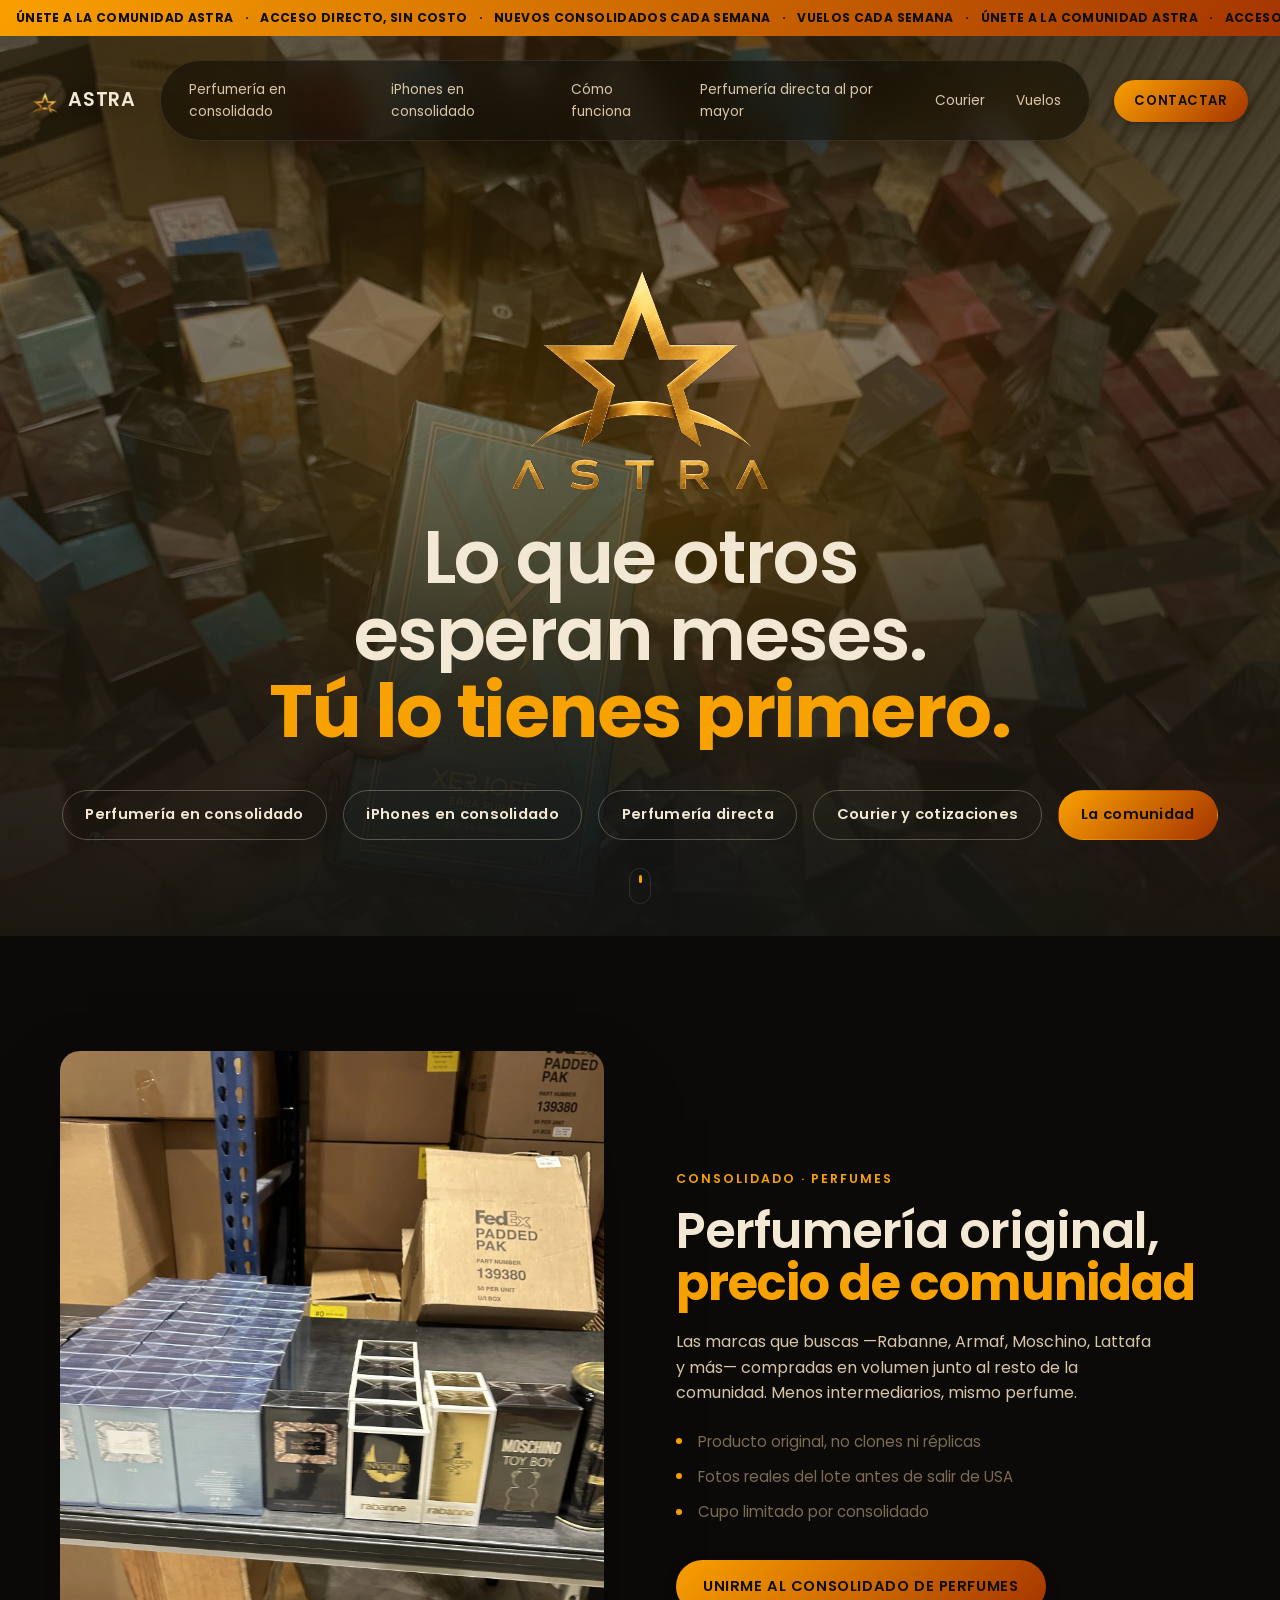
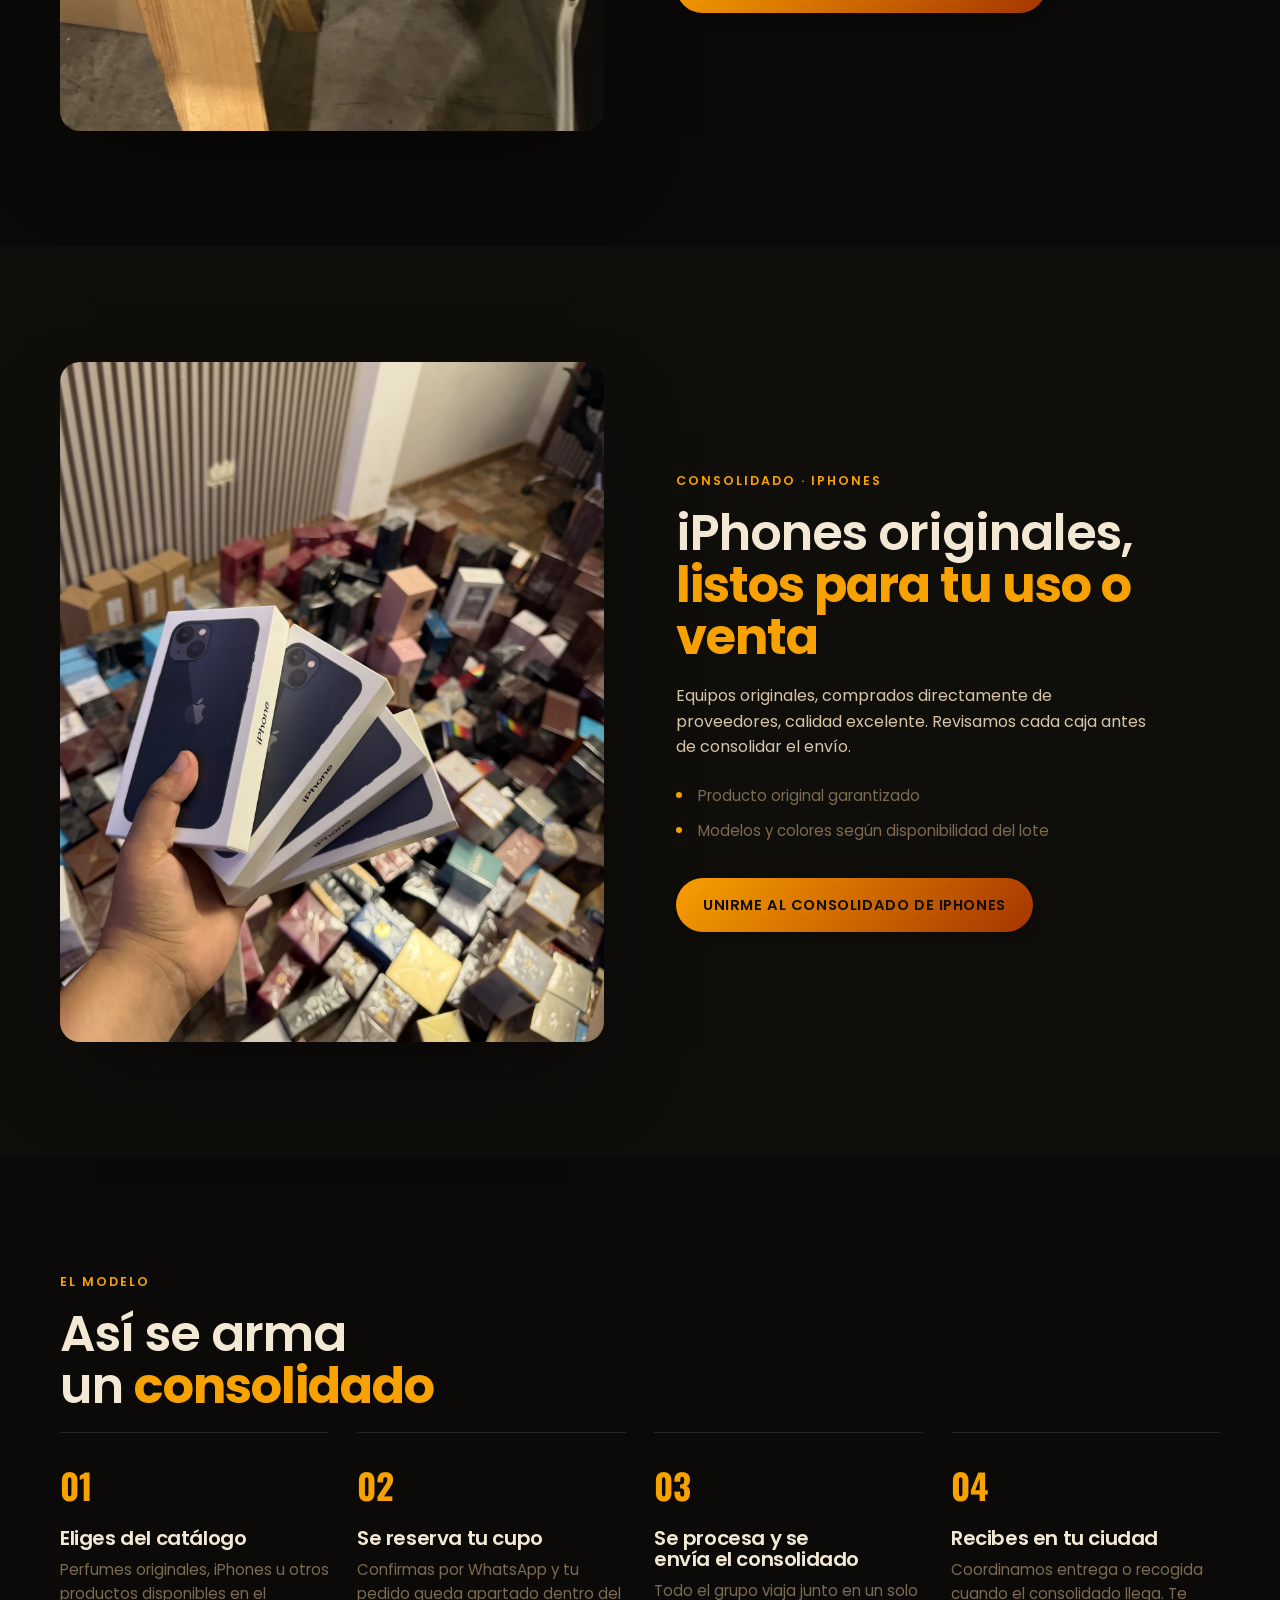
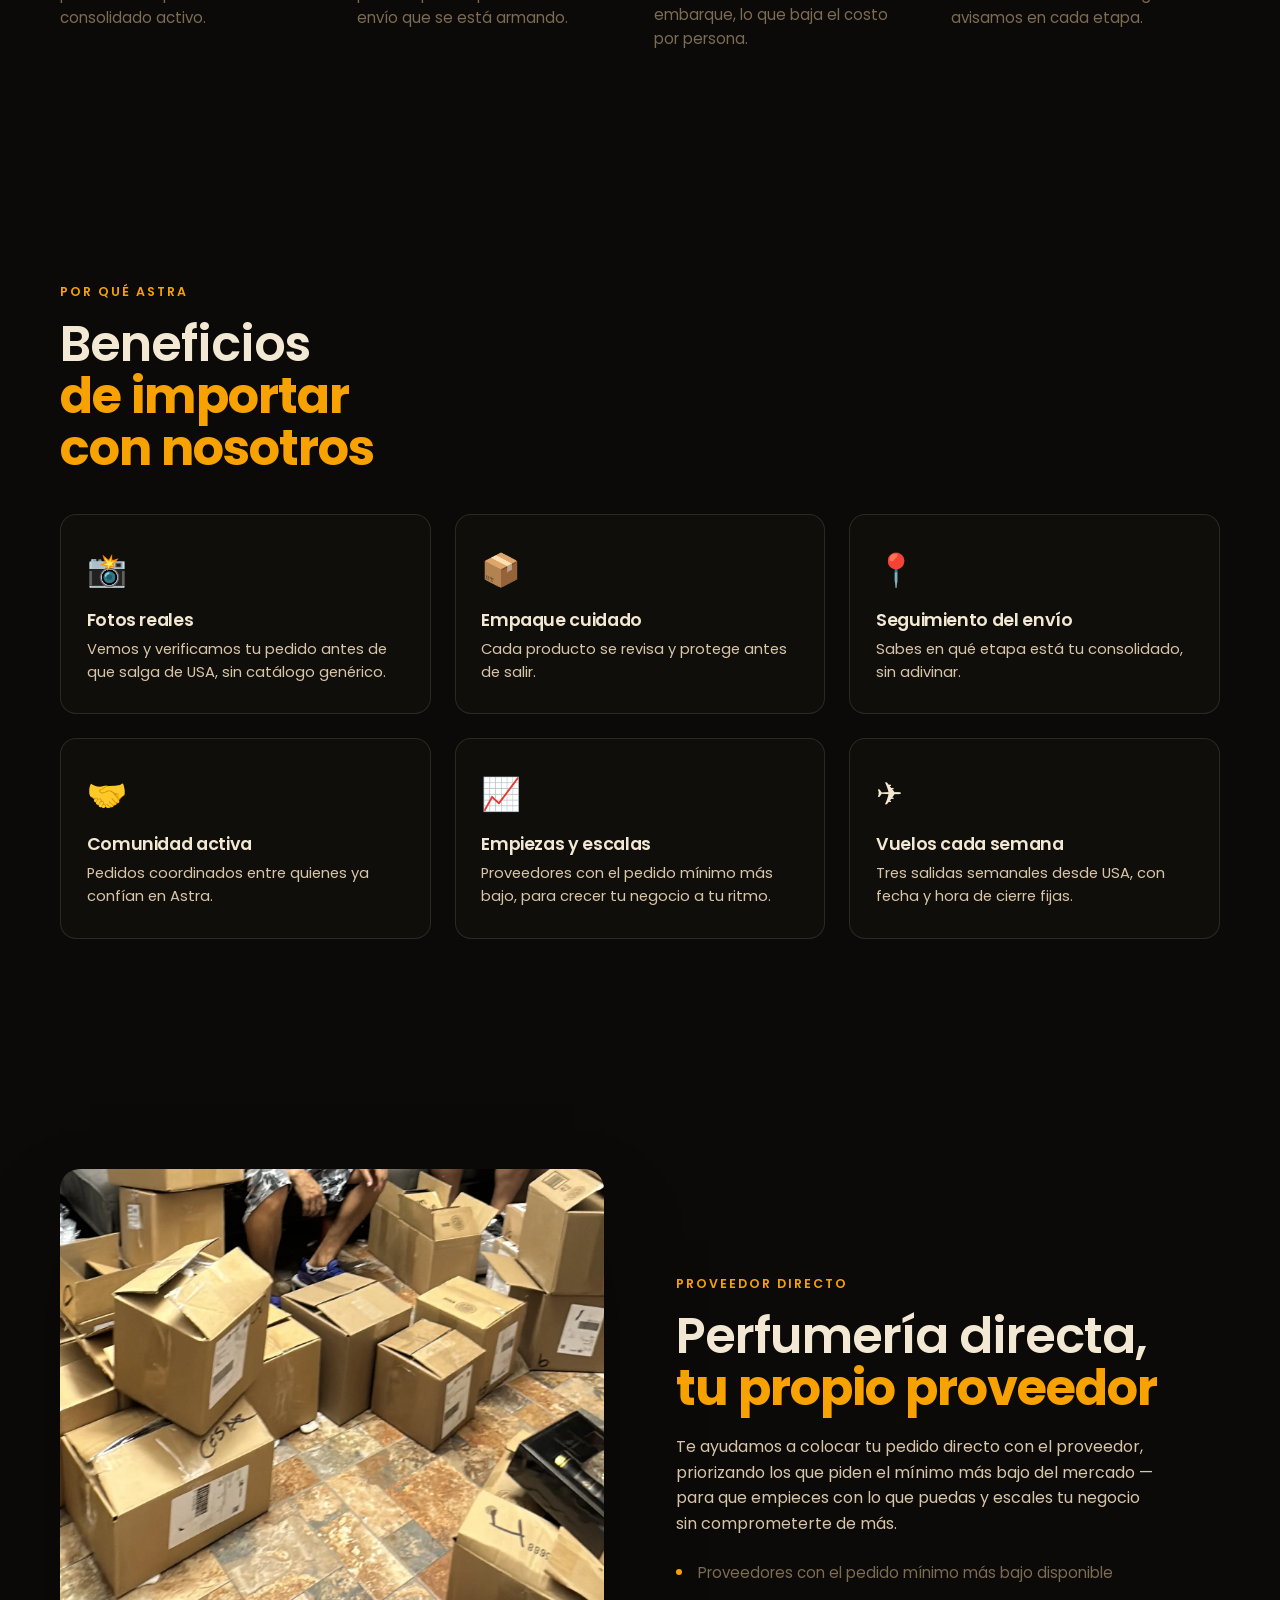
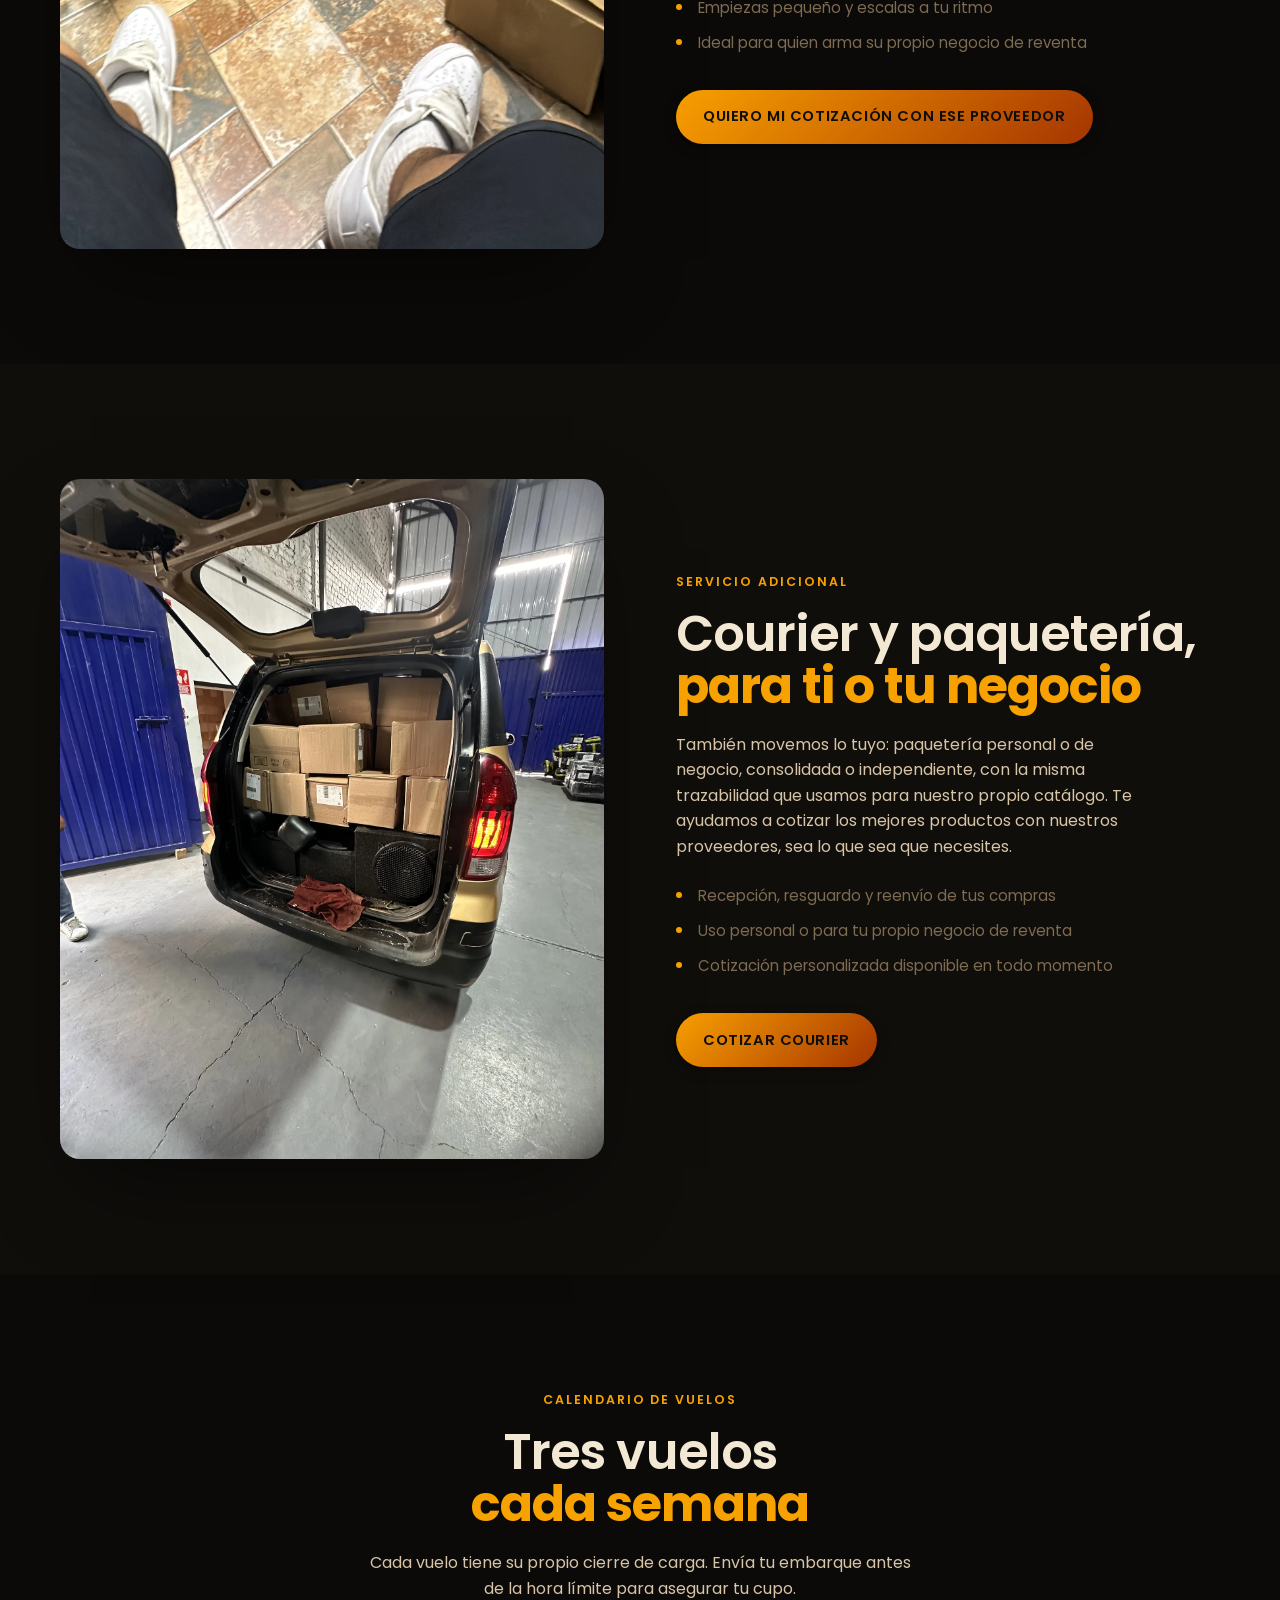
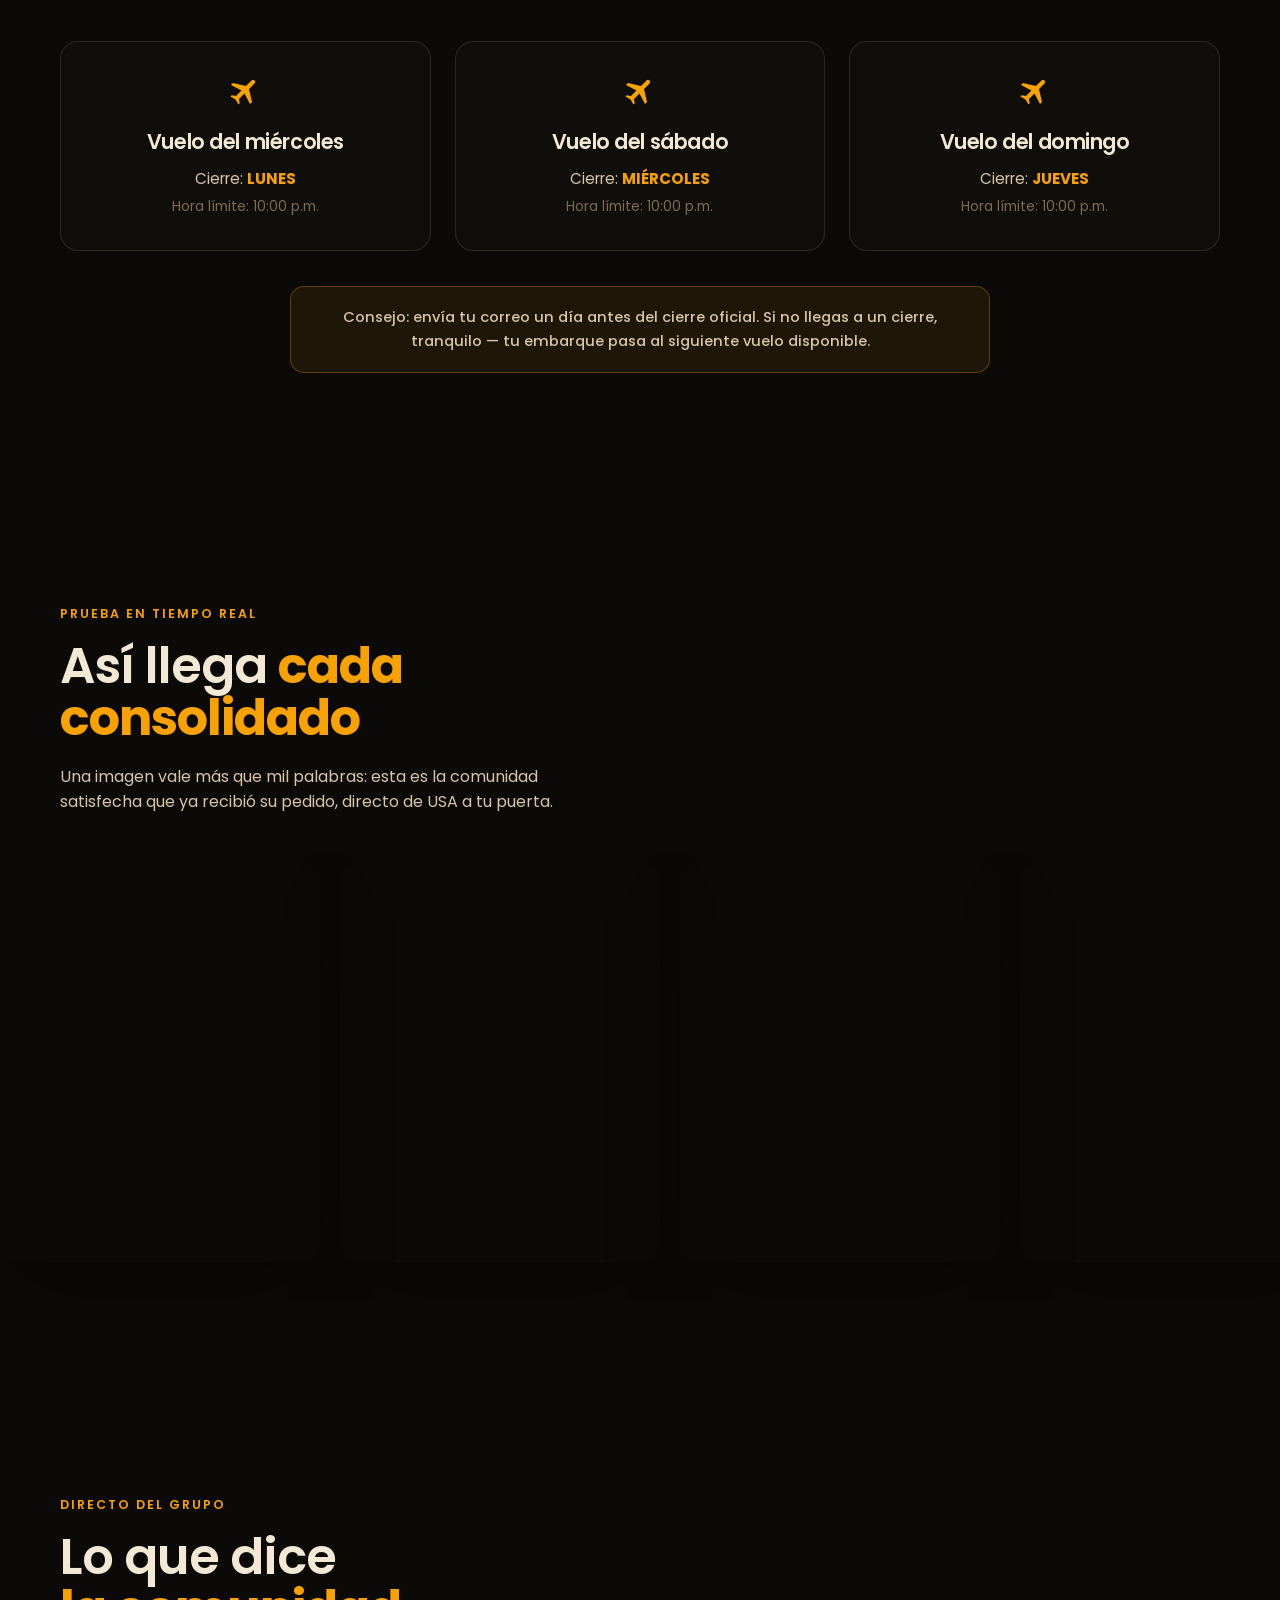
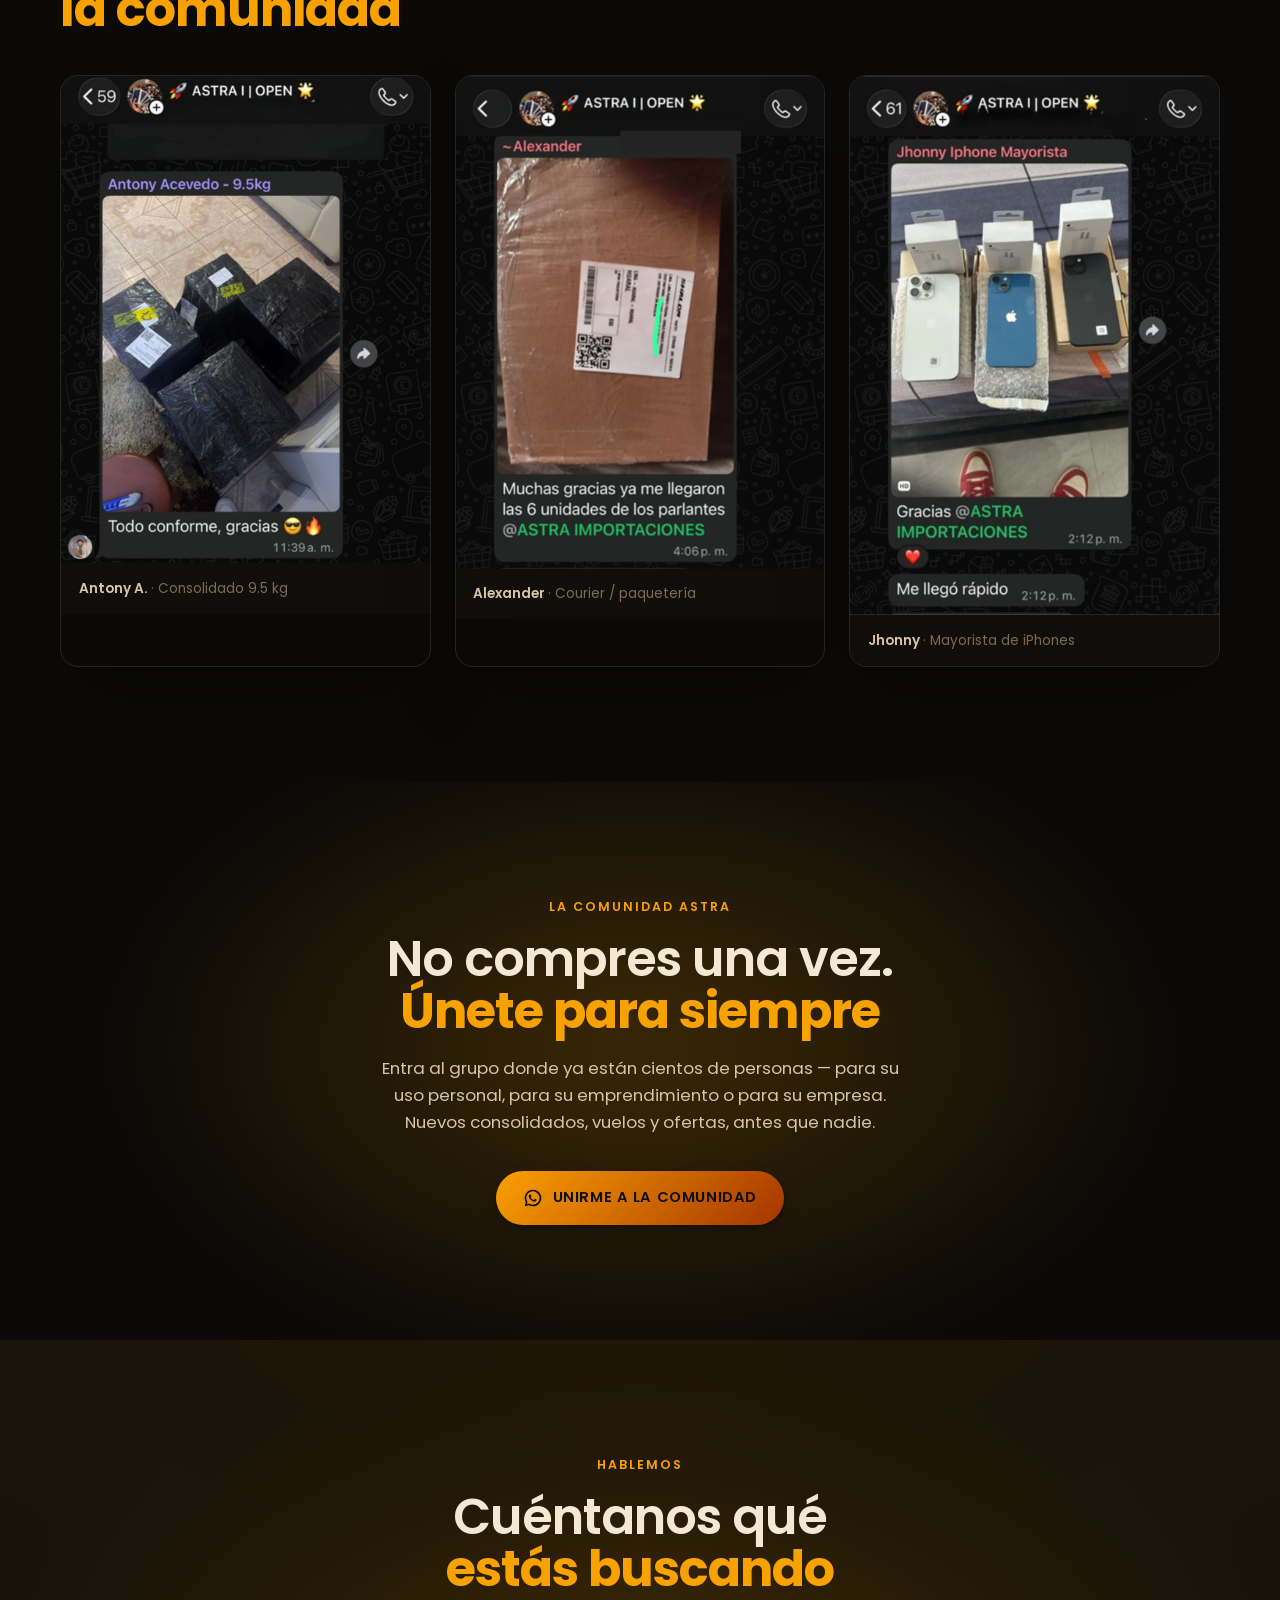
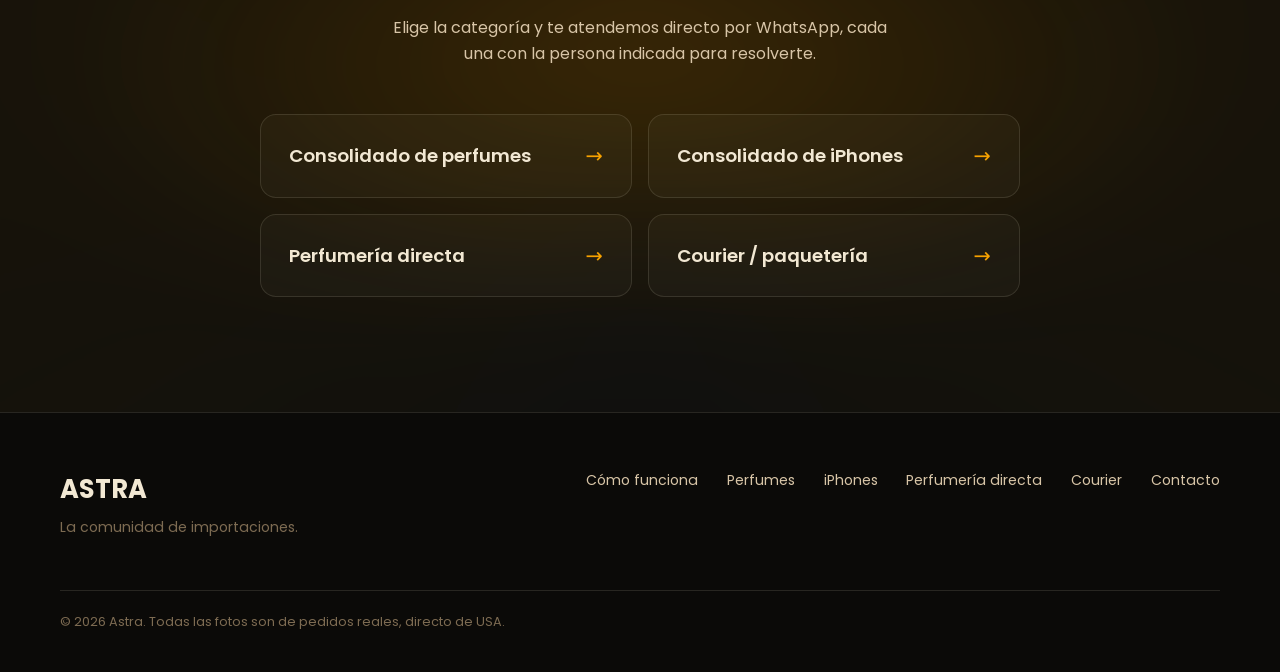
<file: PAGINA ASTRA/astra/index.html>
<!DOCTYPE html>
<html lang="es">
<head>
<meta charset="UTF-8"><meta name="google-site-verification" content="Yxpy5WxOeabDHLOKXsJKSTgdpNciqFJW0kxuRBb5cOM" />
<meta name="viewport" content="width=device-width, initial-scale=1.0">
<title>ASTRA · Comunidad de importaciones</title>
<meta name="description" content="Astra une pedidos de perfumes originales, iPhones y paquetería en consolidados. Un solo envío, seguimiento real, precio de comunidad.">
<link rel="canonical" href="https://astra-web.astra-negocios.workers.dev/">

<link rel="preconnect" href="https://fonts.googleapis.com">
<link rel="preconnect" href="https://fonts.gstatic.com" crossorigin>
<link rel="stylesheet" href="https://fonts.googleapis.com/css2?family=Poppins:wght@300;400;500;600;700;800&family=Oswald:wght@500;600;700&display=swap">

<link rel="preload" as="image" href="assets/img/hero-bg-xerjoff.webp" fetchpriority="high">
<link rel="preload" as="image" href="assets/img/astra-star-mark.webp" fetchpriority="high">
<link rel="stylesheet" href="styles.css?v=20260830d">

<link rel="icon" type="image/png" sizes="32x32" href="/icono-astra-32.png">
<link rel="icon" type="image/png" sizes="64x64" href="/icono-astra-64.png">
<link rel="shortcut icon" href="/icono-astra.ico">
<link rel="apple-touch-icon" href="/icono-astra-180.png">
</head>
<body>

<a class="skip-link" href="#main">Saltar al contenido</a>

<!-- Splash -->
<div class="splash" data-splash aria-hidden="true">
  <div class="splash-inner">
    <span class="splash-mark">ASTRA</span>
    <span class="splash-line"></span>
  </div>
</div>

<!-- Custom cursor -->
<div class="cursor" data-cursor-root aria-hidden="true">
  <span class="cursor-ring">
    <svg class="cursor-crown" viewBox="0 0 24 14" width="18" height="12"><path d="M12 1 L21 13 L3 13 Z" fill="#ffffff" stroke="#100e0b" stroke-width="1.4" stroke-linejoin="round"/></svg>
    <span class="cursor-emoji">💵</span>
  </span>
</div>

<!-- Announce bar -->
<div class="announce-bar" aria-hidden="true">
  <div class="announce-track">
    <span>Únete a la comunidad Astra</span>
    <span>·</span>
    <span>Acceso directo, sin costo</span>
    <span>·</span>
    <span>Nuevos consolidados cada semana</span>
    <span>·</span>
    <span>Vuelos cada semana</span>
    <span>·</span>
    <span>Únete a la comunidad Astra</span>
    <span>·</span>
    <span>Acceso directo, sin costo</span>
    <span>·</span>
    <span>Nuevos consolidados cada semana</span>
    <span>·</span>
    <span>Vuelos cada semana</span>
    <span>·</span>
  </div>
</div>

<!-- Nav -->
<header class="nav" data-nav>
  <div class="nav-inner">
    <a href="#hero" class="nav-logo">
      <img src="assets/img/astra-star-mark.webp" alt="" class="nav-logo-icon">
      <span class="nav-logo-text">ASTRA</span>
    </a>
    <nav class="nav-links" aria-label="Secciones">
      <a class="nav-link" href="#perfumes">Perfumería en consolidado</a>
      <a class="nav-link" href="#iphones">iPhones en consolidado</a>
      <a class="nav-link" href="#como-funciona">Cómo funciona</a>
      <a class="nav-link" href="#perfumeria-directa">Perfumería directa al por mayor</a>
      <a class="nav-link" href="#courier">Courier</a>
      <a class="nav-link" href="#vuelos">Vuelos</a>
    </nav>
    <a class="btn btn-primary btn-nav" href="#contacto">Contactar</a>
    <button class="nav-burger" type="button" data-nav-burger aria-label="Abrir menú" aria-expanded="false">
      <span></span><span></span><span></span>
    </button>
  </div>
</header>

<div class="nav-mobile" data-nav-mobile aria-hidden="true">
  <a href="#perfumes">Perfumería en consolidado</a>
  <a href="#iphones">iPhones en consolidado</a>
  <a href="#como-funciona">Cómo funciona</a>
  <a href="#perfumeria-directa">Perfumería directa al por mayor</a>
  <a href="#courier">Courier</a>
  <a href="#vuelos">Vuelos</a>
  <a href="#contacto" class="nav-mobile-cta">Contactar</a>
</div>

<main id="main">

  <!-- HERO -->
  <section class="hero" id="hero">
    <div class="hero-bg">
      <img src="assets/img/hero-bg-xerjoff.webp" alt="Perfume Xerjoff Erba Pura sostenido frente a cientos de cajas de un consolidado real" fetchpriority="high" loading="eager">
      <div class="hero-bg-tint"></div>
    </div>
    <div class="hero-mesh" aria-hidden="true"></div>
    <div class="hero-grain" aria-hidden="true"></div>
    <div class="hero-inner">
      <img class="hero-logo-big" src="assets/img/astra-logo.webp" alt="Astra" data-reveal>
      <h1 class="hero-title" data-split="lines" data-reveal>Lo que otros esperan meses.<br><em>Tú lo tienes primero.</em></h1>
      <nav class="hero-categories" aria-label="Categorías" data-reveal>
        <a href="#perfumes">Perfumería en consolidado</a>
        <a href="#iphones">iPhones en consolidado</a>
        <a href="#perfumeria-directa">Perfumería directa</a>
        <a href="#courier">Courier y cotizaciones</a>
        <a href="#comunidad" class="hero-category-highlight">La comunidad</a>
      </nav>
    </div>
    <div class="hero-scroll-cue" aria-hidden="true"><span></span></div>
  </section>

  <!-- PERFUMES -->
  <section class="section section-product is-reverse" id="perfumes" data-reveal-section>
    <div class="container product-grid">
      <div class="product-copy" data-reveal>
        <p class="kicker">Consolidado · Perfumes</p>
        <h2 class="section-title">Perfumería original,<br><em>precio de comunidad</em></h2>
        <p class="product-text">Las marcas que buscas —Rabanne, Armaf, Moschino, Lattafa y más— compradas en volumen junto al resto de la comunidad. Menos intermediarios, mismo perfume.</p>
        <ul class="product-list">
          <li>Producto original, no clones ni réplicas</li>
          <li>Fotos reales del lote antes de salir de USA</li>
          <li>Cupo limitado por consolidado</li>
        </ul>
        <a class="btn btn-primary btn-slide" href="https://w.app/astra-importaciones" target="_blank" rel="noopener" data-magnetic data-magnetic-strength="0.2">Unirme al consolidado de perfumes</a>
      </div>
      <div class="product-media" data-reveal>
        <div class="card has-tilt has-halo product-photo">
          <img src="assets/img/perfumes-estante-detalle.webp" alt="Estante con perfumes originales Rabanne y Moschino listos para el consolidado" loading="lazy" decoding="async">
        </div>
      </div>
    </div>
  </section>

  <!-- IPHONES -->
  <section class="section section-product is-reverse" id="iphones" data-reveal-section>
    <div class="container product-grid">
      <div class="product-copy" data-reveal>
        <p class="kicker">Consolidado · iPhones</p>
        <h2 class="section-title">iPhones originales,<br><em>listos para tu uso o venta</em></h2>
        <p class="product-text">Equipos originales, comprados directamente de proveedores, calidad excelente. Revisamos cada caja antes de consolidar el envío.</p>
        <ul class="product-list">
          <li>Producto original garantizado</li>
          <li>Modelos y colores según disponibilidad del lote</li>
        </ul>
        <a class="btn btn-primary btn-slide" href="https://w.app/astra-iphones-consolidado" target="_blank" rel="noopener" data-magnetic data-magnetic-strength="0.2">Unirme al consolidado de iPhones</a>
      </div>
      <div class="product-media" data-reveal>
        <div class="card has-tilt has-halo product-photo">
          <img src="assets/img/iphones-empaque-mesa.webp" alt="iPhones originales con AirPods y cargadores listos para el consolidado" loading="lazy" decoding="async">
        </div>
      </div>
    </div>
  </section>

  <!-- COMO FUNCIONA -->
  <section class="section" id="como-funciona">
    <div class="container">
      <p class="kicker" data-reveal>El modelo</p>
      <h2 class="section-title" data-reveal>Así se arma un <em>consolidado</em></h2>
      <div class="pasos-grid" data-pasos>
        <!-- filled by JS from manifest, hardcoded fallback below -->
        <article class="paso" data-reveal>
          <span class="paso-n">01</span>
          <h3>Eliges del catálogo</h3>
          <p>Perfumes originales, iPhones u otros productos disponibles en el consolidado activo.</p>
        </article>
        <article class="paso" data-reveal>
          <span class="paso-n">02</span>
          <h3>Se reserva tu cupo</h3>
          <p>Confirmas por WhatsApp y tu pedido queda apartado dentro del envío que se está armando.</p>
        </article>
        <article class="paso" data-reveal>
          <span class="paso-n">03</span>
          <h3>Se procesa y se envía el consolidado</h3>
          <p>Todo el grupo viaja junto en un solo embarque, lo que baja el costo por persona.</p>
        </article>
        <article class="paso" data-reveal>
          <span class="paso-n">04</span>
          <h3>Recibes en tu ciudad</h3>
          <p>Coordinamos entrega o recogida cuando el consolidado llega. Te avisamos en cada etapa.</p>
        </article>
      </div>
    </div>
  </section>

  <!-- CONFIANZA / PRUEBA REAL -->
  <section class="section" id="confianza" data-reveal-section>
    <div class="container">
      <p class="kicker" data-reveal>Por qué Astra</p>
      <h2 class="section-title" data-reveal>Beneficios <em>de importar con nosotros</em></h2>
      <div class="beneficios-grid">
        <article class="beneficio-card" data-reveal>
          <span class="beneficio-icon">📸</span>
          <h3>Fotos reales</h3>
          <p>Vemos y verificamos tu pedido antes de que salga de USA, sin catálogo genérico.</p>
        </article>
        <article class="beneficio-card" data-reveal>
          <span class="beneficio-icon">📦</span>
          <h3>Empaque cuidado</h3>
          <p>Cada producto se revisa y protege antes de salir.</p>
        </article>
        <article class="beneficio-card" data-reveal>
          <span class="beneficio-icon">📍</span>
          <h3>Seguimiento del envío</h3>
          <p>Sabes en qué etapa está tu consolidado, sin adivinar.</p>
        </article>
        <article class="beneficio-card" data-reveal>
          <span class="beneficio-icon">🤝</span>
          <h3>Comunidad activa</h3>
          <p>Pedidos coordinados entre quienes ya confían en Astra.</p>
        </article>
        <article class="beneficio-card" data-reveal>
          <span class="beneficio-icon">📈</span>
          <h3>Empiezas y escalas</h3>
          <p>Proveedores con el pedido mínimo más bajo, para crecer tu negocio a tu ritmo.</p>
        </article>
        <article class="beneficio-card" data-reveal>
          <span class="beneficio-icon">✈️</span>
          <h3>Vuelos cada semana</h3>
          <p>Tres salidas semanales desde USA, con fecha y hora de cierre fijas.</p>
        </article>
      </div>
    </div>
  </section>

  <!-- PERFUMERIA DIRECTA -->
  <section class="section section-product is-reverse" id="perfumeria-directa" data-reveal-section>
    <div class="container product-grid">
      <div class="product-copy" data-reveal>
        <p class="kicker">Proveedor directo</p>
        <h2 class="section-title">Perfumería directa,<br><em>tu propio proveedor</em></h2>
        <p class="product-text">Te ayudamos a colocar tu pedido directo con el proveedor, priorizando los que piden el mínimo más bajo del mercado — para que empieces con lo que puedas y escales tu negocio sin comprometerte de más.</p>
        <ul class="product-list">
          <li>Proveedores con el pedido mínimo más bajo disponible</li>
          <li>Empiezas pequeño y escalas a tu ritmo</li>
          <li>Ideal para quien arma su propio negocio de reventa</li>
        </ul>
        <a class="btn btn-primary btn-slide" href="https://w.app/astra-perfumeria-directa" target="_blank" rel="noopener" data-magnetic data-magnetic-strength="0.2">Quiero mi cotización con ese proveedor</a>
      </div>
      <div class="product-media" data-reveal>
        <div class="card has-tilt has-halo product-photo">
          <img src="assets/img/perfumeria-directa-cajas.webp" alt="Cajas de perfumería de proveedor directo con pedido mínimo bajo" loading="lazy" decoding="async">
        </div>
      </div>
    </div>
  </section>

  <!-- COURIER -->
  <section class="section section-product is-reverse" id="courier" data-reveal-section>
    <div class="container product-grid">
      <div class="product-copy" data-reveal>
        <p class="kicker">Servicio adicional</p>
        <h2 class="section-title">Courier y paquetería,<br><em>para ti o tu negocio</em></h2>
        <p class="product-text">También movemos lo tuyo: paquetería personal o de negocio, consolidada o independiente, con la misma trazabilidad que usamos para nuestro propio catálogo. Te ayudamos a cotizar los mejores productos con nuestros proveedores, sea lo que sea que necesites.</p>
        <ul class="product-list">
          <li>Recepción, resguardo y reenvío de tus compras</li>
          <li>Uso personal o para tu propio negocio de reventa</li>
          <li>Cotización personalizada disponible en todo momento</li>
        </ul>
        <a class="btn btn-primary btn-slide" href="https://w.app/astra-courier" target="_blank" rel="noopener" data-magnetic data-magnetic-strength="0.2">Cotizar courier</a>
      </div>
      <div class="product-media" data-reveal>
        <div class="card has-tilt has-halo product-photo">
          <img src="assets/img/courier-vehiculo-cajas.webp" alt="Vehículo cargado con cajas de paquetería lista para reparto" loading="lazy" decoding="async">
        </div>
      </div>
    </div>
  </section>

  <!-- VUELOS -->
  <section class="section section-vuelos" id="vuelos" data-reveal-section>
    <div class="container">
      <p class="kicker" data-reveal>Calendario de vuelos</p>
      <h2 class="section-title" data-reveal>Tres vuelos <em>cada semana</em></h2>
      <p class="vuelos-sub" data-reveal>Cada vuelo tiene su propio cierre de carga. Envía tu embarque antes de la hora límite para asegurar tu cupo.</p>
      <div class="vuelos-grid">
        <article class="vuelo-card" data-reveal>
          <svg class="vuelo-icon" viewBox="0 0 24 24" fill="none" aria-hidden="true"><path d="M21 16v-2l-8-5V3.5a1.5 1.5 0 0 0-3 0V9l-8 5v2l8-2.5V19l-2.5 1.8V22l4-1 4 1v-1.2L13 19v-5.5z" fill="currentColor"/></svg>
          <h3>Vuelo del miércoles</h3>
          <p class="vuelo-cierre">Cierre: <strong>lunes</strong></p>
          <p class="vuelo-hora">Hora límite: 10:00 p.m.</p>
        </article>
        <article class="vuelo-card" data-reveal>
          <svg class="vuelo-icon" viewBox="0 0 24 24" fill="none" aria-hidden="true"><path d="M21 16v-2l-8-5V3.5a1.5 1.5 0 0 0-3 0V9l-8 5v2l8-2.5V19l-2.5 1.8V22l4-1 4 1v-1.2L13 19v-5.5z" fill="currentColor"/></svg>
          <h3>Vuelo del sábado</h3>
          <p class="vuelo-cierre">Cierre: <strong>miércoles</strong></p>
          <p class="vuelo-hora">Hora límite: 10:00 p.m.</p>
        </article>
        <article class="vuelo-card" data-reveal>
          <svg class="vuelo-icon" viewBox="0 0 24 24" fill="none" aria-hidden="true"><path d="M21 16v-2l-8-5V3.5a1.5 1.5 0 0 0-3 0V9l-8 5v2l8-2.5V19l-2.5 1.8V22l4-1 4 1v-1.2L13 19v-5.5z" fill="currentColor"/></svg>
          <h3>Vuelo del domingo</h3>
          <p class="vuelo-cierre">Cierre: <strong>jueves</strong></p>
          <p class="vuelo-hora">Hora límite: 10:00 p.m.</p>
        </article>
      </div>
      <p class="vuelos-tip" data-reveal>Consejo: envía tu correo un día antes del cierre oficial. Si no llegas a un cierre, tranquilo — tu embarque pasa al siguiente vuelo disponible.</p>
    </div>
  </section>

  <!-- LLEGADAS DE MERCADERÍA -->
  <section class="section section-llegadas" id="llegadas" data-reveal-section>
    <div class="container">
      <p class="kicker" data-reveal>Prueba en tiempo real</p>
      <h2 class="section-title" data-reveal>Así llega <em>cada consolidado</em></h2>
      <p class="llegadas-sub" data-reveal>Una imagen vale más que mil palabras: esta es la comunidad satisfecha que ya recibió su pedido, directo de USA a tu puerta.</p>
    </div>
    <div class="llegadas-strip" data-reveal>
      <div class="llegadas-track">
        <figure class="llegadas-card has-tilt has-halo">
          <img src="assets/img/perfumes-inventario-bodega.webp" alt="Consolidado de perfumes listo antes de salir de USA" loading="lazy" decoding="async">
          <figcaption>Perfumes · consolidado</figcaption>
        </figure>
        <figure class="llegadas-card has-tilt has-halo">
          <img src="assets/img/llegada-recibido-fedex.webp" alt="Cliente recibiendo su pedido de Astra" loading="lazy" decoding="async">
          <figcaption>Cliente recibiendo su pedido</figcaption>
        </figure>
        <figure class="llegadas-card has-tilt has-halo">
          <img src="assets/img/llegada-iphones-numerados.webp" alt="Lote de iPhones numerados listos para el consolidado" loading="lazy" decoding="async">
          <figcaption>iPhones · numerados</figcaption>
        </figure>
        <figure class="llegadas-card has-tilt has-halo">
          <img src="assets/img/llegada-entrega-calle.webp" alt="Entrega de consolidado coordinada por WhatsApp" loading="lazy" decoding="async">
          <figcaption>Entrega coordinada</figcaption>
        </figure>
        <figure class="llegadas-card has-tilt has-halo">
          <img src="assets/img/llegada-perfumeria-empaque.webp" alt="Empaque de perfumería antes de salir de USA" loading="lazy" decoding="async">
          <figcaption>Perfumería · empaque</figcaption>
        </figure>
        <figure class="llegadas-card has-tilt has-halo">
          <img src="assets/img/llegada-cliente-caja.webp" alt="Pedido entregado en manos del cliente" loading="lazy" decoding="async">
          <figcaption>Pedido en manos del cliente</figcaption>
        </figure>
        <figure class="llegadas-card has-tilt has-halo">
          <img src="assets/img/llegada-courier-entrega.webp" alt="Entrega de paquetería courier en punto de encuentro" loading="lazy" decoding="async">
          <figcaption>Courier · entrega</figcaption>
        </figure>
        <figure class="llegadas-card has-tilt has-halo">
          <img src="assets/img/llegada-bodega-miami.webp" alt="Empaque final en USA antes del envío" loading="lazy" decoding="async">
          <figcaption>USA · empaque final</figcaption>
        </figure>
        <figure class="llegadas-card has-tilt has-halo">
          <img src="assets/img/llegada-clienta-envio.webp" alt="Clienta recibiendo su envío de Astra" loading="lazy" decoding="async">
          <figcaption>Cliente con su envío</figcaption>
        </figure>
      </div>
    </div>
  </section>

  <!-- TESTIMONIOS -->
  <section class="section" id="testimonios" data-reveal-section>
    <div class="container">
      <p class="kicker" data-reveal>Directo del grupo</p>
      <h2 class="section-title" data-reveal>Lo que dice <em>la comunidad</em></h2>
      <div class="testimonios-grid">
        <figure class="testimonio-shot has-tilt" data-reveal>
          <img src="assets/img/testimonio-antony.webp" alt="Captura de WhatsApp: cliente confirma que su consolidado llegó conforme" loading="lazy" decoding="async">
          <figcaption>Antony A. <span>· Consolidado 9.5 kg</span></figcaption>
        </figure>
        <figure class="testimonio-shot has-tilt" data-reveal>
          <img src="assets/img/testimonio-alexander.webp" alt="Captura de WhatsApp: cliente confirma la llegada de 6 unidades de parlantes" loading="lazy" decoding="async">
          <figcaption>Alexander <span>· Courier / paquetería</span></figcaption>
        </figure>
        <figure class="testimonio-shot has-tilt" data-reveal>
          <img src="assets/img/testimonio-jhonny.webp" alt="Captura de WhatsApp: cliente mayorista agradece la rapidez del envío de iPhones" loading="lazy" decoding="async">
          <figcaption>Jhonny <span>· Mayorista de iPhones</span></figcaption>
        </figure>
      </div>
    </div>
  </section>

  <!-- COMUNIDAD -->
  <section class="section section-comunidad" id="comunidad" data-reveal-section>
    <div class="comunidad-glow" aria-hidden="true"></div>
    <div class="container comunidad-inner">
      <p class="kicker" data-reveal>La comunidad Astra</p>
      <h2 class="section-title" data-reveal>No compres una vez.<br><em>Únete para siempre</em></h2>
      <p class="comunidad-sub" data-reveal>Entra al grupo donde ya están cientos de personas — para su uso personal, para su emprendimiento o para su empresa. Nuevos consolidados, vuelos y ofertas, antes que nadie.</p>
      <a class="btn btn-primary btn-slide comunidad-btn" href="https://chat.whatsapp.com/EW5jZuuzu9M8ZRjypRbaE4" target="_blank" rel="noopener" data-magnetic data-magnetic-strength="0.25" data-reveal>
        <svg viewBox="0 0 24 24" width="20" height="20" fill="currentColor" aria-hidden="true"><path d="M12 2a10 10 0 0 0-8.6 15.1L2 22l5.1-1.3A10 10 0 1 0 12 2zm0 18a8 8 0 0 1-4.1-1.1l-.3-.2-3 .8.8-2.9-.2-.3A8 8 0 1 1 12 20zm4.4-6c-.2-.1-1.5-.7-1.7-.8-.2-.1-.4-.1-.6.1-.2.2-.7.8-.8 1-.1.2-.3.2-.5.1-.2-.1-1-.4-2-1.2-.7-.6-1.2-1.4-1.4-1.6-.1-.2 0-.4.1-.5l.4-.4c.1-.1.2-.3.2-.4.1-.2 0-.3 0-.4l-.7-1.7c-.2-.4-.4-.4-.6-.4h-.5c-.2 0-.4.1-.6.3-.2.2-.8.8-.8 1.9s.8 2.2.9 2.4c.1.2 1.6 2.4 3.8 3.4.5.2.9.4 1.3.5.5.2 1 .1 1.4.1.4-.1 1.3-.5 1.5-1 .2-.5.2-.9.1-1z"/></svg>
        Unirme a la comunidad
      </a>
    </div>
  </section>

  <!-- CTA FINAL -->
  <section class="section cta-final" id="contacto">
    <div class="hero-mesh cta-mesh" aria-hidden="true"></div>
    <div class="container">
      <p class="kicker" data-reveal>Hablemos</p>
      <h2 class="section-title" data-reveal>Cuéntanos qué <em>estás buscando</em></h2>
      <p class="cta-sub" data-reveal>Elige la categoría y te atendemos directo por WhatsApp, cada una con la persona indicada para resolverte.</p>
      <div class="cta-grid" data-reveal>
        <a class="cta-card" href="https://w.app/astra-importaciones" target="_blank" rel="noopener">
          <span class="cta-card-label">Consolidado de perfumes</span>
          <span class="cta-card-arrow">→</span>
        </a>
        <a class="cta-card" href="https://w.app/astra-iphones-consolidado" target="_blank" rel="noopener">
          <span class="cta-card-label">Consolidado de iPhones</span>
          <span class="cta-card-arrow">→</span>
        </a>
        <a class="cta-card" href="https://w.app/astra-perfumeria-directa" target="_blank" rel="noopener">
          <span class="cta-card-label">Perfumería directa</span>
          <span class="cta-card-arrow">→</span>
        </a>
        <a class="cta-card" href="https://w.app/astra-courier" target="_blank" rel="noopener">
          <span class="cta-card-label">Courier / paquetería</span>
          <span class="cta-card-arrow">→</span>
        </a>
      </div>
    </div>
  </section>

</main>

<footer class="footer">
  <div class="container footer-inner">
    <div class="footer-brand">
      <span class="footer-logo">ASTRA</span>
      <p>La comunidad de importaciones.</p>
    </div>
    <nav class="footer-nav" aria-label="Secciones">
      <a href="#como-funciona">Cómo funciona</a>
      <a href="#perfumes">Perfumes</a>
      <a href="#iphones">iPhones</a>
      <a href="#perfumeria-directa">Perfumería directa</a>
      <a href="#courier">Courier</a>
      <a href="#contacto">Contacto</a>
    </nav>
    <div class="footer-meta">
      <p>&copy; <span data-year></span> Astra. Todas las fotos son de pedidos reales, directo de USA.</p>
    </div>
  </div>
</footer>

<script defer src="lib/gsap.min.js"></script>
<script defer src="lib/ScrollTrigger.min.js"></script>
<script defer src="lib/manifest.js"></script>
<script defer src="main.js?v=20260830"></script>
</body>
</html>
</file>
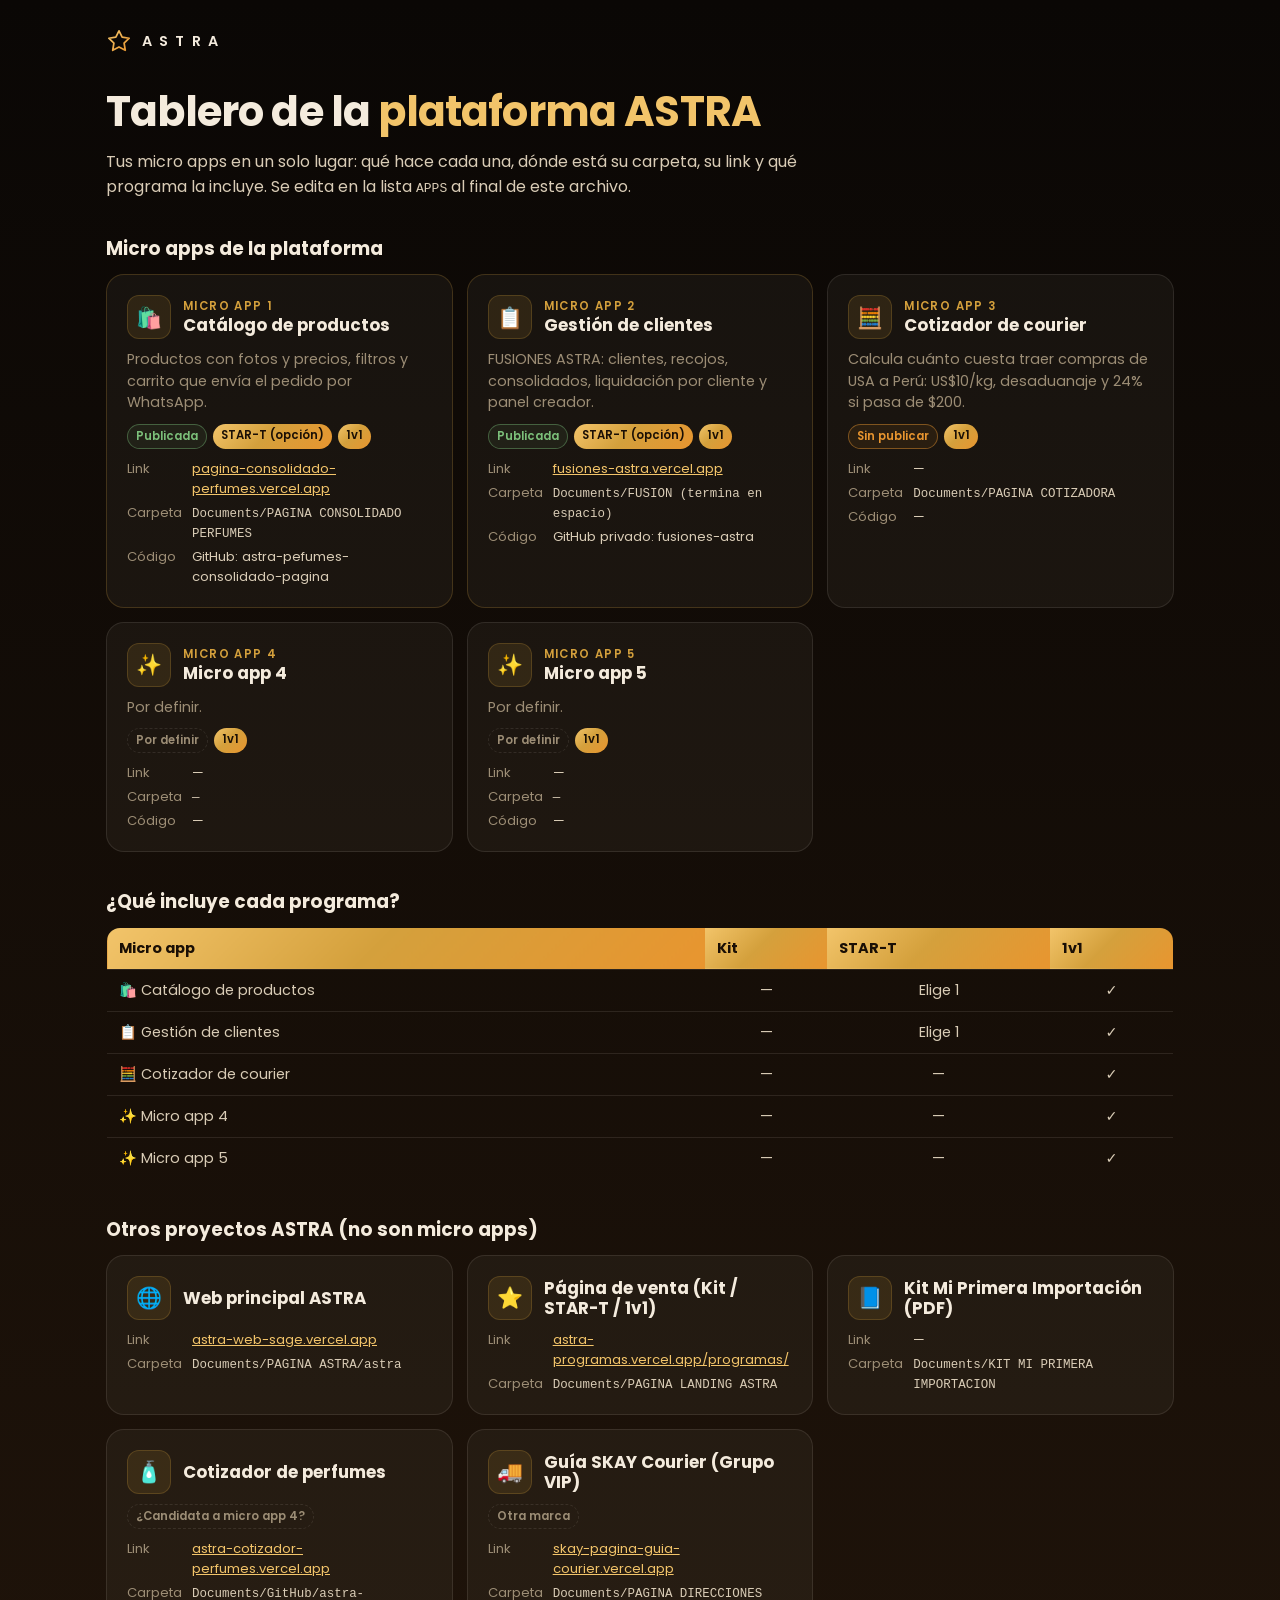
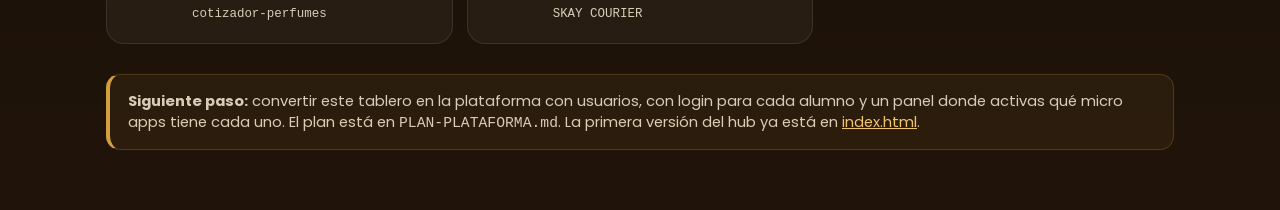
<file: PLATAFORMA ASTRA/tablero.html>
<!doctype html>
<html lang="es">
<head>
<meta charset="utf-8">
<meta name="viewport" content="width=device-width, initial-scale=1">
<title>Tablero · Plataforma ASTRA</title>
<link rel="preconnect" href="https://fonts.googleapis.com">
<link rel="preconnect" href="https://fonts.gstatic.com" crossorigin>
<link href="https://fonts.googleapis.com/css2?family=Poppins:wght@400;500;600;700;800&display=swap" rel="stylesheet">
<style>
  :root {
    --bg-0: #0a0705; --bg-2: #20140a; --gold: #D4A03C; --gold-hi: #F2C46A; --amber: #E8952F;
    --grad: linear-gradient(135deg, #F2C46A, #D4A03C 45%, #E8952F);
    --cream: #F4EBDD; --cream-2: #D9CCB6; --cream-3: #9C8D75;
    --card: rgba(244,235,221,.045); --line: rgba(212,160,60,.22); --line-soft: rgba(244,235,221,.1);
    --ok: #7cc07a; --warn: #E8952F; --todo: #9C8D75;
  }
  * { box-sizing: border-box; }
  body { margin: 0; font-family: Poppins, system-ui, sans-serif; color: var(--cream); background: var(--bg-0) linear-gradient(180deg, var(--bg-0), var(--bg-2)); min-height: 100vh; }
  .wrap { max-width: 1100px; margin: 0 auto; padding: 28px 16px 60px; }
  .logo { display: flex; align-items: center; gap: 10px; font-weight: 600; letter-spacing: .5em; font-size: .9rem; }
  .logo svg { width: 26px; height: 26px; }
  h1 { font-size: clamp(1.7rem, 5vw, 2.6rem); margin: 26px 0 6px; letter-spacing: -.02em; }
  h1 span { color: var(--gold-hi); }
  .sub { color: var(--cream-2); margin: 0 0 22px; max-width: 70ch; }
  h2 { font-size: 1.15rem; margin: 36px 0 12px; }
  .grid { display: grid; gap: 14px; grid-template-columns: repeat(auto-fill, minmax(300px, 1fr)); }
  .app { position: relative; padding: 20px; border-radius: 18px; background: var(--card); border: 1px solid var(--line-soft); display: flex; flex-direction: column; gap: 10px; }
  .app.main { border-color: var(--line); }
  .top { display: flex; align-items: center; gap: 12px; }
  .ico { width: 44px; height: 44px; border-radius: 12px; display: grid; place-items: center; font-size: 1.3rem; background: rgba(212,160,60,.12); border: 1px solid var(--line); flex: none; }
  .name { font-weight: 700; font-size: 1.05rem; line-height: 1.2; }
  .num { font-size: .72rem; color: var(--gold); font-weight: 600; letter-spacing: .12em; text-transform: uppercase; }
  .desc { color: var(--cream-3); font-size: .9rem; margin: 0; line-height: 1.5; }
  .row { display: flex; flex-wrap: wrap; gap: 6px; }
  .pill { font-size: .72rem; font-weight: 600; padding: .25em .7em; border-radius: 99px; border: 1px solid var(--line-soft); color: var(--cream-2); }
  .pill.ok { color: var(--ok); border-color: rgba(124,192,122,.4); background: rgba(124,192,122,.08); }
  .pill.warn { color: var(--warn); border-color: rgba(232,149,47,.45); background: rgba(232,149,47,.08); }
  .pill.todo { color: var(--todo); border-style: dashed; }
  .pill.plan { color: #1a0f05; background: var(--grad); border: 0; }
  dl { margin: 0; display: grid; grid-template-columns: auto 1fr; gap: 4px 10px; font-size: .82rem; }
  dt { color: var(--cream-3); }
  dd { margin: 0; color: var(--cream-2); word-break: break-word; }
  dd code { font-family: ui-monospace, Menlo, monospace; font-size: .78rem; }
  a { color: var(--gold-hi); }
  .note { margin-top: 30px; padding: 16px 18px; border-radius: 14px; border: 1px solid var(--line); border-left: 4px solid var(--gold); background: rgba(212,160,60,.07); color: var(--cream-2); font-size: .92rem; }
  table { width: 100%; border-collapse: collapse; font-size: .9rem; border: 1px solid var(--line); border-radius: 14px; overflow: hidden; }
  th { background: var(--grad); color: #1a0f05; text-align: left; padding: 10px 12px; }
  td { padding: 10px 12px; border-top: 1px solid var(--line-soft); color: var(--cream-2); }
  td.c { text-align: center; }
  .table-wrap { overflow-x: auto; border-radius: 14px; }
</style>
</head>
<body>
<svg width="0" height="0" style="position:absolute"><defs><linearGradient id="g" x1="0" y1="0" x2="1" y2="1"><stop offset="0" stop-color="#F2C46A"/><stop offset="1" stop-color="#E8952F"/></linearGradient></defs><symbol id="star" viewBox="0 0 24 24"><path d="M12 2.6l2.9 5.9 6.5.95-4.7 4.6 1.1 6.5L12 17.5l-5.8 3.05 1.1-6.5-4.7-4.6 6.5-.95z" fill="none" stroke="url(#g)" stroke-width="1.6" stroke-linejoin="round"/></symbol></svg>
<div class="wrap">
  <div class="logo"><svg><use href="#star"/></svg>ASTRA</div>
  <h1>Tablero de la <span>plataforma ASTRA</span></h1>
  <p class="sub">Tus micro apps en un solo lugar: qué hace cada una, dónde está su carpeta, su link y qué programa la incluye. Se edita en la lista <code>APPS</code> al final de este archivo.</p>

  <h2>Micro apps de la plataforma</h2>
  <div class="grid" id="apps"></div>

  <h2>¿Qué incluye cada programa?</h2>
  <div class="table-wrap"><table id="matrix"></table></div>

  <h2>Otros proyectos ASTRA (no son micro apps)</h2>
  <div class="grid" id="otros"></div>

  <div class="note"><b>Siguiente paso:</b> convertir este tablero en la plataforma con usuarios, con login para cada alumno y un panel donde activas qué micro apps tiene cada uno. El plan está en <code>PLAN-PLATAFORMA.md</code>. La primera versión del hub ya está en <a href="index.html">index.html</a>.</div>
</div>

<script>
// ===== Edita aquí tus micro apps =====
const APPS = [
  { n: 1, icon: "🛍️", name: "Catálogo de productos", desc: "Productos con fotos y precios, filtros y carrito que envía el pedido por WhatsApp.",
    estado: "Publicada", url: "https://pagina-consolidado-perfumes.vercel.app", carpeta: "Documents/PAGINA CONSOLIDADO PERFUMES",
    repo: "GitHub: astra-pefumes-consolidado-pagina", planes: ["STAR-T (opción)", "1v1"] },
  { n: 2, icon: "📋", name: "Gestión de clientes", desc: "FUSIONES ASTRA: clientes, recojos, consolidados, liquidación por cliente y panel creador.",
    estado: "Publicada", url: "https://fusiones-astra.vercel.app", carpeta: "Documents/FUSION  (termina en espacio)",
    repo: "GitHub privado: fusiones-astra", planes: ["STAR-T (opción)", "1v1"] },
  { n: 3, icon: "🧮", name: "Cotizador de courier", desc: "Calcula cuánto cuesta traer compras de USA a Perú: US$10/kg, desaduanaje y 24% si pasa de $200.",
    estado: "Sin publicar", url: "", carpeta: "Documents/PAGINA COTIZADORA", repo: "—", planes: ["1v1"] },
  { n: 4, icon: "✨", name: "Micro app 4", desc: "Por definir.", estado: "Por definir", url: "", carpeta: "—", repo: "—", planes: ["1v1"] },
  { n: 5, icon: "✨", name: "Micro app 5", desc: "Por definir.", estado: "Por definir", url: "", carpeta: "—", repo: "—", planes: ["1v1"] },
];
const OTROS = [
  { icon: "🌐", name: "Web principal ASTRA", url: "https://astra-web-sage.vercel.app", carpeta: "Documents/PAGINA ASTRA/astra" },
  { icon: "⭐", name: "Página de venta (Kit / STAR-T / 1v1)", url: "https://astra-programas.vercel.app/programas/", carpeta: "Documents/PAGINA LANDING ASTRA" },
  { icon: "📘", name: "Kit Mi Primera Importación (PDF)", url: "", carpeta: "Documents/KIT MI PRIMERA IMPORTACION" },
  { icon: "🧴", name: "Cotizador de perfumes", url: "https://astra-cotizador-perfumes.vercel.app", carpeta: "Documents/GitHub/astra-cotizador-perfumes", nota: "¿Candidata a micro app 4?" },
  { icon: "🚚", name: "Guía SKAY Courier (Grupo VIP)", url: "https://skay-pagina-guia-courier.vercel.app", carpeta: "Documents/PAGINA DIRECCIONES SKAY COURIER", nota: "Otra marca" },
];
// =====================================
const cls = e => e === "Publicada" ? "ok" : e === "Sin publicar" ? "warn" : "todo";
const link = u => u ? `<a href="${u}" target="_blank" rel="noopener">${u.replace("https://", "")}</a>` : "—";
document.getElementById("apps").innerHTML = APPS.map(a => `
  <article class="app ${a.estado === "Publicada" ? "main" : ""}">
    <div class="top"><div class="ico">${a.icon}</div><div><div class="num">Micro app ${a.n}</div><div class="name">${a.name}</div></div></div>
    <p class="desc">${a.desc}</p>
    <div class="row"><span class="pill ${cls(a.estado)}">${a.estado}</span>${a.planes.map(p => `<span class="pill plan">${p}</span>`).join("")}</div>
    <dl><dt>Link</dt><dd>${link(a.url)}</dd><dt>Carpeta</dt><dd><code>${a.carpeta}</code></dd><dt>Código</dt><dd>${a.repo}</dd></dl>
  </article>`).join("");
document.getElementById("matrix").innerHTML = `
  <tr><th>Micro app</th><th>Kit</th><th>STAR-T</th><th>1v1</th></tr>` +
  APPS.map(a => `<tr><td>${a.icon} ${a.name}</td><td class="c">—</td>
    <td class="c">${a.planes.includes("STAR-T (opción)") ? "Elige 1" : "—"}</td>
    <td class="c">✓</td></tr>`).join("");
document.getElementById("otros").innerHTML = OTROS.map(o => `
  <article class="app">
    <div class="top"><div class="ico">${o.icon}</div><div class="name">${o.name}</div></div>
    ${o.nota ? `<div class="row"><span class="pill todo">${o.nota}</span></div>` : ""}
    <dl><dt>Link</dt><dd>${link(o.url)}</dd><dt>Carpeta</dt><dd><code>${o.carpeta}</code></dd></dl>
  </article>`).join("");
</script>
</body>
</html>
</file>
<file: PLATAFORMA ASTRA/css/tokens.css>
/* =============================================================
   Tokens de la marca ASTRA (plataforma y panel admin)
   Los tenants sobrescriben --brand / --brand-2 / --on-brand en su dashboard.
   ============================================================= */
:root {
  --bg-0: #0a0705;
  --bg-1: #120c07;
  --bg-2: #20140a;
  --gold: #D4A03C;
  --gold-hi: #F2C46A;
  --amber: #E8952F;
  --grad: linear-gradient(135deg, #F2C46A, #D4A03C 45%, #E8952F);

  --cream: #F4EBDD;
  --cream-2: #D9CCB6;
  --cream-3: #9C8D75;

  --surface: rgba(244, 235, 221, .045);
  --surface-2: rgba(244, 235, 221, .07);
  --surface-solid: #17100a;
  --line: rgba(212, 160, 60, .22);
  --line-soft: rgba(244, 235, 221, .1);

  --ok: #7cc07a;
  --warn: #E8952F;
  --danger: #e36b5a;
  --muted: #9C8D75;

  /* Marca activa: por defecto, ASTRA */
  --brand: #D4A03C;
  --brand-2: #E8952F;
  --on-brand: #1a0f05;
  --brand-grad: var(--grad);

  --radius: 16px;
  --radius-sm: 10px;
  --shadow: 0 10px 30px -12px rgba(0, 0, 0, .6);
  --ease: cubic-bezier(.16, 1, .3, 1);

  --font: "Poppins", system-ui, -apple-system, "Segoe UI", sans-serif;
  --mono: ui-monospace, SFMono-Regular, Menlo, monospace;

  --sidebar-w: 248px;
  color-scheme: dark;
}
</file>
<file: PLATAFORMA ASTRA/css/app.css>
/* =============================================================
   Plataforma ASTRA — estilos de la aplicación
   ============================================================= */
*, *::before, *::after { box-sizing: border-box; }
html { -webkit-text-size-adjust: 100%; overflow-x: clip; background: var(--bg-2); }
[hidden] { display: none !important; }
body {
  margin: 0;
  font-family: var(--font);
  font-size: 15px;
  line-height: 1.5;
  color: var(--cream);
  background: linear-gradient(180deg, var(--bg-0), var(--bg-2));
  min-height: 100vh;
  overflow-x: clip;
}
img { max-width: 100%; display: block; }
a { color: var(--gold-hi); text-decoration: none; }
a:hover { text-decoration: underline; }
button, input, select, textarea { font: inherit; color: inherit; }
h1, h2, h3, h4 { margin: 0; line-height: 1.2; letter-spacing: -.01em; }
p { margin: 0; }
code { font-family: var(--mono); font-size: .85em; }
:focus-visible { outline: 2px solid var(--gold-hi); outline-offset: 2px; border-radius: 6px; }
.sr-only { position: absolute; width: 1px; height: 1px; overflow: hidden; clip: rect(0 0 0 0); white-space: nowrap; }

/* ---------- Layout con sidebar ---------- */
.shell { display: grid; grid-template-columns: var(--sidebar-w) minmax(0, 1fr); min-height: 100vh; }
.sidebar {
  position: sticky; top: 0; height: 100vh;
  display: flex; flex-direction: column; gap: 6px;
  padding: 22px 14px;
  background: rgba(10, 7, 5, .7);
  border-right: 1px solid var(--line-soft);
  backdrop-filter: blur(12px);
  overflow-y: auto;
}
.sidebar__brand { display: flex; align-items: center; gap: 10px; padding: 4px 10px 18px; min-width: 0; }
.sidebar__brand-name { font-weight: 600; font-size: .95rem; overflow: hidden; text-overflow: ellipsis; white-space: nowrap; }
.sidebar__brand-sub { font-size: .7rem; color: var(--cream-3); text-transform: uppercase; letter-spacing: .14em; }
.sidebar__label { font-size: .68rem; color: var(--cream-3); text-transform: uppercase; letter-spacing: .14em; padding: 14px 12px 6px; }
.nav-link {
  display: flex; align-items: center; gap: 12px;
  padding: 10px 12px; border-radius: var(--radius-sm);
  color: var(--cream-2); font-weight: 500; font-size: .92rem;
  transition: background .2s var(--ease), color .2s var(--ease);
}
.nav-link svg { width: 18px; height: 18px; flex: none; opacity: .85; }
.nav-link:hover { background: var(--surface-2); color: var(--cream); text-decoration: none; }
.nav-link.is-active { background: color-mix(in srgb, var(--brand) 16%, transparent); color: var(--cream); box-shadow: inset 2px 0 0 var(--brand); }
.nav-link.is-active svg { color: var(--brand); opacity: 1; }
.sidebar__foot { margin-top: auto; padding-top: 16px; border-top: 1px solid var(--line-soft); display: grid; gap: 8px; }

.main { min-width: 0; display: flex; flex-direction: column; }
.topbar {
  position: sticky; top: 0; z-index: 20;
  display: flex; align-items: center; gap: 12px;
  padding: 14px 28px;
  background: rgba(10, 7, 5, .72);
  backdrop-filter: blur(12px);
  border-bottom: 1px solid var(--line-soft);
}
.topbar__title { font-weight: 600; font-size: 1rem; min-width: 0; overflow: hidden; text-overflow: ellipsis; white-space: nowrap; }
.topbar__spacer { flex: 1; }
.topbar .menu-btn { display: none; }
.content { padding: 28px; max-width: 1240px; width: 100%; margin: 0 auto; display: grid; gap: 28px; animation: fade-in .35s var(--ease); }
@keyframes fade-in { from { opacity: 0; transform: translateY(6px); } to { opacity: 1; transform: none; } }

.backdrop { display: none; }

/* ---------- Logo ASTRA ---------- */
.astra-logo { display: inline-flex; align-items: center; gap: 10px; font-weight: 600; letter-spacing: .5em; font-size: .85rem; color: var(--cream); }
.astra-logo img { width: 28px; height: 28px; }

/* ---------- Encabezados de página ---------- */
.page-head { display: flex; flex-wrap: wrap; align-items: flex-end; justify-content: space-between; gap: 16px; }
.page-head h1 { font-size: clamp(1.4rem, 3.2vw, 1.9rem); font-weight: 700; }
.page-head p { color: var(--cream-3); margin-top: 4px; max-width: 64ch; }
.section-title { font-size: 1.05rem; font-weight: 600; display: flex; align-items: center; gap: 10px; }
.eyebrow { font-size: .72rem; color: var(--brand); font-weight: 600; letter-spacing: .14em; text-transform: uppercase; }

/* ---------- Botones ---------- */
.btn {
  display: inline-flex; align-items: center; justify-content: center; gap: 8px;
  padding: 10px 16px; border-radius: 999px;
  border: 1px solid var(--line-soft); background: var(--surface);
  color: var(--cream); font-weight: 600; font-size: .88rem; cursor: pointer;
  transition: transform .2s var(--ease), background .2s var(--ease), border-color .2s var(--ease), box-shadow .2s var(--ease);
  white-space: nowrap;
}
.btn svg { width: 16px; height: 16px; }
.btn:hover { background: var(--surface-2); border-color: var(--line); text-decoration: none; }
.btn:active { transform: translateY(1px); }
.btn--primary { background: var(--brand-grad); color: var(--on-brand); border: 0; box-shadow: 0 8px 24px -10px color-mix(in srgb, var(--brand) 70%, transparent); }
.btn--primary:hover { background: var(--brand-grad); filter: brightness(1.06); transform: translateY(-1px); }
.btn--ghost { background: transparent; border-color: transparent; }
.btn--danger { color: var(--danger); border-color: color-mix(in srgb, var(--danger) 40%, transparent); }
.btn--sm { padding: 6px 12px; font-size: .8rem; }
.btn--icon { padding: 8px; border-radius: 10px; }
.btn[disabled] { opacity: .5; cursor: not-allowed; }

/* ---------- Tarjetas ---------- */
.card {
  background: var(--surface);
  border: 1px solid var(--line-soft);
  border-radius: var(--radius);
  padding: 20px;
  min-width: 0;
}
.card--accent { border-color: var(--line); }
.card__head { display: flex; align-items: center; justify-content: space-between; gap: 12px; margin-bottom: 14px; }
.grid { display: grid; gap: 16px; }
.grid--metrics { grid-template-columns: repeat(auto-fill, minmax(200px, 1fr)); }
.grid--apps { grid-template-columns: repeat(auto-fill, minmax(260px, 1fr)); }
.grid--2 { grid-template-columns: repeat(auto-fit, minmax(min(100%, 380px), 1fr)); }

/* Métricas */
.metric { display: grid; gap: 8px; }
.metric__top { display: flex; align-items: center; justify-content: space-between; gap: 8px; color: var(--cream-3); font-size: .82rem; font-weight: 500; }
.metric__ico { width: 34px; height: 34px; border-radius: 10px; display: grid; place-items: center; background: color-mix(in srgb, var(--brand) 14%, transparent); color: var(--brand); }
.metric__ico svg { width: 18px; height: 18px; }
.metric__value { font-size: 1.8rem; font-weight: 700; letter-spacing: -.02em; }
.metric__hint { font-size: .78rem; color: var(--cream-3); }

/* Tarjeta de microapp */
.app-card {
  position: relative; display: flex; flex-direction: column; gap: 12px;
  padding: 20px; border-radius: var(--radius);
  background: var(--surface); border: 1px solid var(--line-soft);
  color: var(--cream);
  transition: transform .25s var(--ease), border-color .25s var(--ease), background .25s var(--ease), box-shadow .25s var(--ease);
}
a.app-card:hover { transform: translateY(-3px); border-color: color-mix(in srgb, var(--brand) 55%, transparent); background: var(--surface-2); box-shadow: var(--shadow); text-decoration: none; }
.app-card__top { display: flex; align-items: center; gap: 12px; }
.app-card__ico {
  width: 46px; height: 46px; border-radius: 13px; flex: none;
  display: grid; place-items: center;
  background: color-mix(in srgb, var(--brand) 14%, transparent);
  border: 1px solid color-mix(in srgb, var(--brand) 30%, transparent);
  color: var(--brand);
}
.app-card__ico svg { width: 22px; height: 22px; }
.app-card__name { font-weight: 600; font-size: 1rem; }
.app-card__cat { font-size: .75rem; color: var(--cream-3); }
.app-card__desc { color: var(--cream-3); font-size: .88rem; flex: 1; }
.app-card__foot { display: flex; align-items: center; justify-content: space-between; gap: 8px; flex-wrap: wrap; }
.app-card__go { font-size: .82rem; font-weight: 600; color: var(--brand); display: inline-flex; align-items: center; gap: 6px; }
.app-card__go svg { width: 14px; height: 14px; transition: transform .2s var(--ease); }
a.app-card:hover .app-card__go svg { transform: translateX(3px); }

/* ---------- Pills / badges ---------- */
.pill {
  display: inline-flex; align-items: center; gap: 6px;
  font-size: .72rem; font-weight: 600; padding: .25em .7em; border-radius: 999px;
  border: 1px solid var(--line-soft); color: var(--cream-2); white-space: nowrap;
}
.pill--ok { color: var(--ok); border-color: rgba(124, 192, 122, .4); background: rgba(124, 192, 122, .08); }
.pill--warn { color: var(--warn); border-color: rgba(232, 149, 47, .45); background: rgba(232, 149, 47, .08); }
.pill--muted { color: var(--muted); border-style: dashed; }
.pill--danger { color: var(--danger); border-color: color-mix(in srgb, var(--danger) 45%, transparent); }
.pill--brand { background: var(--brand-grad); color: var(--on-brand); border: 0; }
.pill--demo { color: #b9a7ff; border-color: rgba(185, 167, 255, .45); background: rgba(185, 167, 255, .08); letter-spacing: .08em; }
.dot { width: 7px; height: 7px; border-radius: 50%; background: currentColor; }

/* ---------- Tabla / lista de clientes ---------- */
.table-wrap { overflow-x: auto; border: 1px solid var(--line-soft); border-radius: var(--radius); }
table { width: 100%; border-collapse: collapse; font-size: .88rem; }
th { text-align: left; font-weight: 600; color: var(--cream-3); font-size: .75rem; text-transform: uppercase; letter-spacing: .08em; padding: 12px 16px; background: rgba(244, 235, 221, .03); white-space: nowrap; }
td { padding: 12px 16px; border-top: 1px solid var(--line-soft); color: var(--cream-2); vertical-align: middle; }
tr:hover td { background: rgba(244, 235, 221, .02); }
td.c, th.c { text-align: center; }
.check { color: var(--ok); }
.cross { color: var(--cream-3); opacity: .5; }

.client-row { display: flex; align-items: center; gap: 12px; min-width: 0; }
.client-row__name { font-weight: 600; color: var(--cream); }
.client-row__sub { font-size: .78rem; color: var(--cream-3); }

.client-cards { display: none; }
.client-card { display: grid; gap: 14px; }
.client-card__meta { display: flex; flex-wrap: wrap; gap: 6px; }
.client-card__actions { display: flex; gap: 8px; }
.client-card__actions .btn { flex: 1; }

/* Logo de tenant (imagen o iniciales) */
.tenant-logo {
  width: 40px; height: 40px; border-radius: 12px; flex: none;
  display: grid; place-items: center; overflow: hidden;
  font-weight: 700; font-size: .9rem; letter-spacing: .02em;
  background: var(--t-grad, var(--brand-grad)); color: var(--t-on, var(--on-brand));
}
.tenant-logo img { width: 100%; height: 100%; object-fit: cover; }
.tenant-logo--lg { width: 64px; height: 64px; border-radius: 18px; font-size: 1.3rem; }
.tenant-logo--sm { width: 32px; height: 32px; border-radius: 10px; font-size: .75rem; }

/* ---------- Formularios ---------- */
.form { display: grid; gap: 22px; }
.form-section { display: grid; gap: 16px; }
.form-section__head h2 { font-size: 1rem; font-weight: 600; }
.form-section__head p { color: var(--cream-3); font-size: .85rem; margin-top: 2px; }
.fields { display: grid; gap: 14px; grid-template-columns: repeat(auto-fit, minmax(min(100%, 240px), 1fr)); }
.field { display: grid; gap: 6px; min-width: 0; }
.field--full { grid-column: 1 / -1; }
.field label, .field .label { font-size: .8rem; font-weight: 600; color: var(--cream-2); }
.field small { color: var(--cream-3); font-size: .75rem; }
.input, .select, .textarea {
  width: 100%; padding: 10px 12px; border-radius: var(--radius-sm);
  background: rgba(0, 0, 0, .25); border: 1px solid var(--line-soft);
  transition: border-color .2s var(--ease), box-shadow .2s var(--ease);
}
.textarea { min-height: 84px; resize: vertical; }
.input:focus, .select:focus, .textarea:focus { outline: none; border-color: var(--gold); box-shadow: 0 0 0 3px rgba(212, 160, 60, .18); }
.input[aria-invalid="true"] { border-color: var(--danger); }
.select option { background: var(--surface-solid); }
.color-field { display: flex; align-items: center; gap: 10px; }
.color-field input[type="color"] { width: 44px; height: 40px; padding: 0; border: 1px solid var(--line-soft); border-radius: 10px; background: none; cursor: pointer; flex: none; }
.color-field input[type="color"]::-webkit-color-swatch-wrapper { padding: 3px; }
.color-field input[type="color"]::-webkit-color-swatch { border: 0; border-radius: 7px; }
.form-actions { display: flex; flex-wrap: wrap; gap: 10px; justify-content: flex-end; padding-top: 6px; }
.error-text { color: var(--danger); font-size: .78rem; }

.logo-upload { display: flex; align-items: center; gap: 14px; flex-wrap: wrap; }

/* Selector de planes */
.plan-options { display: grid; gap: 10px; grid-template-columns: repeat(auto-fit, minmax(min(100%, 200px), 1fr)); }
.choice {
  position: relative; display: grid; gap: 4px;
  padding: 14px 14px 14px 44px; border-radius: var(--radius-sm);
  border: 1px solid var(--line-soft); background: rgba(0, 0, 0, .18);
  cursor: pointer; transition: border-color .2s var(--ease), background .2s var(--ease);
}
.choice input { position: absolute; left: 16px; top: 16px; accent-color: var(--gold); width: 16px; height: 16px; margin: 0; }
.choice:hover { border-color: var(--line); }
.choice:has(input:checked) { border-color: var(--gold); background: rgba(212, 160, 60, .08); }
.choice:has(input:disabled) { opacity: .45; cursor: not-allowed; }
.choice__title { font-weight: 600; font-size: .9rem; display: flex; align-items: center; gap: 8px; flex-wrap: wrap; }
.choice__desc { color: var(--cream-3); font-size: .78rem; }
.app-options { display: grid; gap: 10px; grid-template-columns: repeat(auto-fill, minmax(min(100%, 240px), 1fr)); }
.notice {
  padding: 12px 14px; border-radius: var(--radius-sm);
  border: 1px solid var(--line); border-left: 3px solid var(--gold);
  background: rgba(212, 160, 60, .07); color: var(--cream-2); font-size: .85rem;
}
.notice--warn { border-left-color: var(--warn); }

/* Vista previa de marca */
.brand-preview { border-radius: var(--radius); overflow: hidden; border: 1px solid var(--line-soft); }
.brand-preview__bar { display: flex; align-items: center; gap: 12px; padding: 14px 16px; background: var(--p-grad); color: var(--p-on); }
.brand-preview__bar strong { display: block; }
.brand-preview__bar span { font-size: .78rem; opacity: .8; }
.brand-preview__body { padding: 16px; display: flex; gap: 10px; flex-wrap: wrap; background: rgba(0, 0, 0, .2); }
.brand-preview__chip { padding: 8px 12px; border-radius: 10px; font-size: .8rem; font-weight: 600; border: 1px solid color-mix(in srgb, var(--p-brand) 40%, transparent); color: var(--p-brand); background: color-mix(in srgb, var(--p-brand) 10%, transparent); }

/* ---------- Búsqueda ---------- */
.search { position: relative; min-width: min(100%, 280px); }
.search svg { position: absolute; left: 12px; top: 50%; transform: translateY(-50%); width: 16px; height: 16px; color: var(--cream-3); pointer-events: none; }
.search .input { padding-left: 36px; border-radius: 999px; }
.toolbar { display: flex; flex-wrap: wrap; align-items: center; gap: 10px; justify-content: space-between; }

/* ---------- Usuario ---------- */
.user-menu { display: flex; align-items: center; gap: 10px; min-width: 0; }
.avatar { width: 34px; height: 34px; border-radius: 50%; display: grid; place-items: center; font-weight: 700; font-size: .8rem; background: var(--brand-grad); color: var(--on-brand); flex: none; }
.user-menu__info { line-height: 1.2; min-width: 0; }
.user-menu__name { font-size: .85rem; font-weight: 600; white-space: nowrap; overflow: hidden; text-overflow: ellipsis; }
.user-menu__role { font-size: .72rem; color: var(--cream-3); }

/* ---------- Actividad ---------- */
.activity { list-style: none; margin: 0; padding: 0; display: grid; }
.activity li { display: flex; gap: 12px; padding: 12px 0; border-top: 1px solid var(--line-soft); }
.activity li:first-child { border-top: 0; padding-top: 0; }
.activity__dot { width: 8px; height: 8px; border-radius: 50%; background: var(--brand); margin-top: 7px; flex: none; box-shadow: 0 0 0 4px color-mix(in srgb, var(--brand) 18%, transparent); }
.activity__text { font-size: .88rem; color: var(--cream-2); }
.activity__time { font-size: .75rem; color: var(--cream-3); }

/* ---------- Estado vacío ---------- */
.empty { display: grid; justify-items: center; text-align: center; gap: 10px; padding: 40px 20px; border: 1px dashed var(--line-soft); border-radius: var(--radius); }
.empty__ico { width: 54px; height: 54px; border-radius: 16px; display: grid; place-items: center; background: color-mix(in srgb, var(--brand) 12%, transparent); color: var(--brand); }
.empty__ico svg { width: 26px; height: 26px; }
.empty h3 { font-size: 1.05rem; }
.empty p { color: var(--cream-3); max-width: 46ch; font-size: .9rem; }

/* ---------- Hero del cliente ---------- */
.welcome {
  position: relative; overflow: hidden;
  display: flex; align-items: center; gap: 18px; flex-wrap: wrap;
  padding: 26px; border-radius: calc(var(--radius) + 4px);
  background:
    radial-gradient(120% 140% at 100% 0%, color-mix(in srgb, var(--brand) 30%, transparent), transparent 60%),
    linear-gradient(135deg, color-mix(in srgb, var(--brand) 12%, var(--bg-1)), var(--bg-1));
  border: 1px solid color-mix(in srgb, var(--brand) 30%, transparent);
}
.welcome h1 { font-size: clamp(1.35rem, 3.4vw, 1.9rem); font-weight: 700; }
.welcome p { color: var(--cream-2); margin-top: 4px; }
.welcome__text { flex: 1; min-width: 200px; }

/* ---------- Pantalla de microapp ---------- */
.app-screen { display: grid; justify-items: center; text-align: center; gap: 14px; padding: 56px 20px; }
.app-screen .app-card__ico { width: 72px; height: 72px; border-radius: 20px; }
.app-screen .app-card__ico svg { width: 34px; height: 34px; }
.app-screen h1 { font-size: clamp(1.4rem, 3.4vw, 1.9rem); }
.app-screen p { color: var(--cream-3); max-width: 52ch; }

/* ---------- Inicio (simulación de login) ---------- */
.home { min-height: 100vh; display: grid; place-items: center; padding: 32px 16px; }
.home__box { width: min(100%, 920px); display: grid; gap: 28px; animation: fade-in .4s var(--ease); }
.home__head { display: grid; gap: 12px; justify-items: center; text-align: center; }
.home__head h1 { font-size: clamp(1.7rem, 5vw, 2.6rem); font-weight: 700; letter-spacing: -.02em; }
.home__head h1 span { background: var(--grad); -webkit-background-clip: text; background-clip: text; color: transparent; }
.home__head p { color: var(--cream-2); max-width: 60ch; }
.role-card { display: grid; gap: 14px; align-content: start; }
.role-card h2 { font-size: 1.1rem; }
.role-card p { color: var(--cream-3); font-size: .9rem; }
.tenant-pick { display: grid; gap: 8px; }
.tenant-pick button {
  display: flex; align-items: center; gap: 12px; width: 100%; text-align: left;
  padding: 10px 12px; border-radius: var(--radius-sm); cursor: pointer;
  background: rgba(0, 0, 0, .2); border: 1px solid var(--line-soft);
  transition: border-color .2s var(--ease), background .2s var(--ease);
}
.tenant-pick button:hover { border-color: var(--line); background: var(--surface-2); }
.tenant-pick__name { font-weight: 600; font-size: .9rem; }
.tenant-pick__sub { font-size: .75rem; color: var(--cream-3); }
.home__note { text-align: center; color: var(--cream-3); font-size: .8rem; }

/* ---------- Detalle ---------- */
.kv { display: grid; grid-template-columns: max-content 1fr; gap: 8px 16px; font-size: .88rem; }
.kv dt { color: var(--cream-3); }
.kv dd { margin: 0; color: var(--cream-2); word-break: break-word; }
.swatch { display: inline-block; width: 14px; height: 14px; border-radius: 4px; vertical-align: -2px; margin-right: 6px; border: 1px solid rgba(255, 255, 255, .2); }
.row { display: flex; flex-wrap: wrap; gap: 8px; align-items: center; }

/* ---------- Toast ---------- */
.toast {
  position: fixed; left: 50%; bottom: 24px; z-index: 100;
  transform: translate(-50%, 20px); opacity: 0;
  padding: 12px 18px; border-radius: 999px;
  background: var(--surface-solid); border: 1px solid var(--line);
  box-shadow: var(--shadow); font-size: .88rem; font-weight: 500;
  transition: opacity .3s var(--ease), transform .3s var(--ease);
  pointer-events: none; max-width: calc(100% - 32px);
}
.toast.is-on { opacity: 1; transform: translate(-50%, 0); }

/* ---------- Responsive ---------- */
@media (max-width: 960px) {
  .shell { grid-template-columns: minmax(0, 1fr); }
  .sidebar {
    position: fixed; inset: 0 auto 0 0; z-index: 50; width: min(84vw, 300px);
    transform: translateX(-102%); transition: transform .3s var(--ease);
    background: var(--bg-1);
  }
  .shell.is-open .sidebar { transform: none; box-shadow: var(--shadow); }
  .shell.is-open .backdrop { display: block; position: fixed; inset: 0; z-index: 40; background: rgba(0, 0, 0, .55); }
  .topbar .menu-btn { display: inline-flex; }
  .topbar { padding: 12px 16px; }
  .content { padding: 20px 16px 40px; gap: 22px; }
  .topbar .user-menu__info { display: none; }
}
@media (max-width: 720px) {
  .clients-table { display: none; }
  .client-cards { display: grid; gap: 12px; }
  .welcome { padding: 20px; }
  .metric__value { font-size: 1.5rem; }
  .grid--metrics { grid-template-columns: repeat(2, minmax(0, 1fr)); gap: 12px; }
  .card { padding: 16px; }
  .form-actions .btn { flex: 1; }
}
@media (prefers-reduced-motion: reduce) {
  *, *::before, *::after { animation: none !important; transition: none !important; }
}
.nav-link--button { background: none; border: 0; cursor: pointer; width: 100%; text-align: left; }
.hint { color: var(--cream-3); font-size: .82rem; }
.choice__title svg { width: 16px; height: 16px; color: var(--gold); flex: none; }
.check-line { display: flex; align-items: center; gap: 10px; font-size: .88rem; color: var(--cream-2); cursor: pointer; }
.check-line input { accent-color: var(--gold); width: 16px; height: 16px; }
.home__note svg { width: 14px; height: 14px; vertical-align: -2px; }
</file>
<file: PAGINA ASTRA/astra-v2/styles.css>
/* =============================================================
   1. Tokens
   ============================================================= */
:root {
  --bg:        #0c0906;
  --bg-2:      #14100b;
  --bg-3:      #1e1811;
  --cream:     #f3ecdd;
  --cream-2:   #ddd0b8;
  --cream-3:   #8d7f68;
  --accent:    #f0b400;
  --accent-2:  #b35900;
  --accent-grad: linear-gradient(135deg, #f1b200, #aa5000);
  --steel:     #8fa3ae;
  --line:      rgba(243,236,221,.12);

  --serif: "Space Grotesk", -apple-system, BlinkMacSystemFont, "Segoe UI", system-ui, sans-serif;
  --sans:  "Manrope", -apple-system, BlinkMacSystemFont, "Segoe UI", system-ui, sans-serif;

  --ease-out:    cubic-bezier(0.16, 1, 0.3, 1);
  --ease-in:     cubic-bezier(0.7, 0, 0.84, 0);
  --ease-soft:   cubic-bezier(0.25, 0.46, 0.45, 0.94);
  --ease-bounce: cubic-bezier(0.34, 1.56, 0.64, 1);
}

@property --mesh-angle { syntax: "<angle>"; inherits: false; initial-value: 0deg; }
@property --mesh-x     { syntax: "<percentage>"; inherits: false; initial-value: 50%; }
@property --mesh-y     { syntax: "<percentage>"; inherits: false; initial-value: 50%; }

/* =============================================================
   2. Reset & base
   ============================================================= */
*, *::before, *::after { box-sizing: border-box; margin: 0; }
html {
  -webkit-text-size-adjust: 100%;
  tab-size: 2;
  overflow-x: clip;
  scroll-behavior: smooth;
}
body {
  font-family: var(--sans);
  font-size: 16px;
  line-height: 1.6;
  color: var(--cream);
  background: var(--bg);
  -webkit-font-smoothing: antialiased;
  -moz-osx-font-smoothing: grayscale;
  text-rendering: optimizeLegibility;
  overflow-x: clip;
  overscroll-behavior-y: none;
}
img, svg, video { display: block; max-width: 100%; }
img { height: auto; }
button { font: inherit; color: inherit; cursor: pointer; border: 0; background: none; }
a { color: inherit; text-decoration: none; }
p { text-wrap: pretty; }
h1, h2, h3, h4 { text-wrap: balance; line-height: 1.05; letter-spacing: -0.02em; font-family: var(--serif); font-weight: 600; }
em { font-style: normal; color: var(--accent); font-weight: 700; }
ul { list-style: none; padding: 0; }
::selection { background: var(--accent); color: var(--bg); }

:focus-visible {
  outline: 2px solid var(--accent);
  outline-offset: 3px;
  border-radius: 4px;
}

.skip-link {
  position: fixed; top: -100px; left: 1rem;
  padding: .6rem 1rem; background: var(--cream); color: var(--bg);
  z-index: 9999; border-radius: 8px; font-weight: 600;
}
.skip-link:focus { top: 1rem; }

/* =============================================================
   3. Utilities
   ============================================================= */
.container {
  width: 100%;
  max-width: 1240px;
  margin-inline: auto;
  padding-inline: 1.25rem;
}
@media (min-width: 720px)  { .container { padding-inline: 2rem; } }
@media (min-width: 1280px) { .container { padding-inline: 2.5rem; } }

.kicker {
  font-family: var(--sans);
  font-size: 0.78rem;
  font-weight: 600;
  letter-spacing: 0.16em;
  text-transform: uppercase;
  color: var(--accent);
  margin-bottom: 1rem;
}

.section { position: relative; padding-block: clamp(4rem, 9vw, 8rem); }
.section-title {
  font-size: clamp(1.9rem, 4.2vw, 3.1rem);
  margin-bottom: 1.25rem;
  max-width: 16ch;
}

[data-reveal] {
  opacity: 0; transform: translateY(36px);
  transition: opacity .8s var(--ease-soft), transform .8s var(--ease-soft);
}
[data-reveal].is-revealed { opacity: 1; transform: none; }
.reveal[data-split] { opacity: 1; transform: none; }

/* =============================================================
   4. Buttons
   ============================================================= */
.btn {
  display: inline-flex; align-items: center; justify-content: center; gap: .5rem;
  padding: 0.95rem 1.7rem;
  font-family: var(--sans); font-weight: 600; font-size: 0.92rem;
  border-radius: 999px;
  white-space: nowrap;
  box-shadow: 0 4px 14px rgba(0,0,0,0.24), 0 1px 3px rgba(0,0,0,0.2);
  transition: transform .45s var(--ease-soft), box-shadow .45s var(--ease-soft), background .3s, color .3s;
}
.btn:hover {
  transform: translateY(-4px);
  box-shadow: 0 22px 46px rgba(0,0,0,0.32), 0 10px 22px rgba(201,151,74,0.22);
}
.btn:active { transform: translateY(-1px); transition-duration: .12s; }

.btn-primary { background: var(--accent-grad); color: #140b06; text-transform: uppercase; letter-spacing: 0.04em; }
.btn-primary:hover { filter: brightness(1.1); }

.btn-ghost {
  background: transparent; color: var(--cream);
  border: 1px solid var(--line);
}
.btn-ghost:hover { border-color: var(--accent); color: var(--accent); }

.btn-nav {
  padding: 0.65rem 1.3rem; font-size: 0.82rem;
}

.btn-slide { position: relative; overflow: hidden; isolation: isolate; }
.btn-slide::before {
  content: ""; position: absolute; inset: 0; z-index: -1;
  background: #d8a75c;
  transform: translateX(-101%);
  transition: transform .5s var(--ease-soft);
}
.btn-slide:hover::before { transform: translateX(0); }

.has-magnetic { display: inline-flex; position: relative; isolation: isolate; }
.magnetic-inner {
  display: inline-flex; align-items: center; justify-content: center; gap: inherit;
  will-change: transform;
  transition: transform .8s var(--ease-soft);
}

/* =============================================================
   5. Cursor
   ============================================================= */
.cursor {
  position: fixed; top: 0; left: 0;
  pointer-events: none; z-index: 9999;
  display: none;
  opacity: 0;
  transition: opacity .25s var(--ease-out);
}
.cursor.is-ready { opacity: 1; }
@media (hover: hover) and (pointer: fine) { .cursor { display: block; } }
.cursor-ring {
  position: fixed; top: 0; left: 0; pointer-events: none; will-change: transform;
  display: flex; flex-direction: column; align-items: center;
}
.cursor-crown {
  display: block; max-width: none;
  margin-bottom: -1px;
  filter: drop-shadow(0 2px 3px rgba(0,0,0,0.6));
}
.cursor-emoji {
  display: block;
  font-size: 34px;
  line-height: 1;
  filter: drop-shadow(0 6px 10px rgba(0,0,0,0.5));
  transition: transform .3s var(--ease-out);
}
.cursor.is-interactive .cursor-emoji { transform: scale(1.25); }
.has-cursor, .has-cursor * { cursor: none !important; }

/* =============================================================
   6. Splash
   ============================================================= */
.splash {
  position: fixed; inset: 0; z-index: 10000;
  background: var(--bg);
  display: grid; place-items: center;
  pointer-events: auto;
  transition: opacity .9s, clip-path 1.1s;
  animation: splashSafety .01s 4.5s forwards;
}
.splash.is-out { opacity: 0; pointer-events: none; clip-path: inset(0 0 100% 0); }
@keyframes splashSafety { to { opacity: 0; pointer-events: none; clip-path: inset(0 0 100% 0); } }
.splash-inner { display: flex; flex-direction: column; align-items: center; gap: 1rem; }
.splash-mark {
  font-family: var(--serif); font-weight: 700;
  font-size: clamp(2.4rem, 8vw, 4rem); letter-spacing: 0.04em; color: var(--cream);
}
.splash-line {
  width: 120px; height: 1px; background: var(--line); position: relative; overflow: hidden;
}
.splash-line::after {
  content: ""; position: absolute; inset: 0; background: var(--accent);
  animation: splashLine 1.6s var(--ease-soft) infinite;
}
@keyframes splashLine { 0% { transform: translateX(-100%); } 100% { transform: translateX(100%); } }

/* =============================================================
   7. Nav
   ============================================================= */
.announce-bar {
  position: relative; z-index: 101;
  height: 36px;
  overflow: hidden;
  background: var(--accent-grad);
  display: flex; align-items: center;
}
.announce-track {
  display: flex; align-items: center; gap: 0.7rem;
  white-space: nowrap;
  padding-inline: 1rem;
  font-size: 0.76rem; font-weight: 700; letter-spacing: 0.03em;
  text-transform: uppercase;
  color: #140b06;
  animation: announceScroll 24s linear infinite;
  will-change: transform;
}
@keyframes announceScroll {
  from { transform: translateX(0); }
  to   { transform: translateX(-50%); }
}

.nav {
  position: absolute; top: 36px; inset-inline: 0; z-index: 100;
  padding: clamp(0.9rem, 2.5vw, 1.5rem) clamp(1rem, 3vw, 2rem) 0;
  pointer-events: none;
}
.nav-inner {
  pointer-events: auto;
  max-width: 1240px; margin-inline: auto;
  display: flex; align-items: center; justify-content: space-between; gap: clamp(0.75rem, 2vw, 1.5rem);
}

.nav-logo {
  display: inline-flex; align-items: center; gap: 0.6rem;
  flex-shrink: 0;
  filter: drop-shadow(0 2px 10px rgba(0,0,0,0.5));
}
.nav-logo-icon { width: 26px; height: auto; }
.nav-logo-text {
  font-family: var(--serif); font-size: 1.2rem; letter-spacing: 0.05em; font-weight: 600;
  color: var(--cream);
}

.nav-links {
  display: none; align-items: center; gap: 1.9rem;
  background: rgba(20, 16, 11, 0.62);
  backdrop-filter: blur(18px) saturate(160%);
  -webkit-backdrop-filter: blur(18px) saturate(160%);
  border: 1px solid rgba(243, 236, 221, 0.1);
  border-radius: 999px;
  padding: 0.85rem 1.75rem;
  box-shadow: 0 20px 50px -22px rgba(0,0,0,0.6);
}
@media (min-width: 960px) { .nav-links { display: flex; } }
.nav-link {
  position: relative; padding: 0.25rem 0; font-size: 0.86rem; color: var(--cream-2);
  transition: color .3s;
}
.nav-link::after {
  content: ""; position: absolute; left: 0; right: 0; bottom: -3px;
  height: 1px; background: var(--accent);
  transform: scaleX(0); transform-origin: right;
  transition: transform .45s var(--ease-out);
}
.nav-link:hover { color: var(--cream); }
.nav-link:hover::after { transform: scaleX(1); transform-origin: left; }

.nav .btn-nav { display: none; }
@media (min-width: 960px) { .nav .btn-nav { display: inline-flex; } }

.nav-burger {
  display: grid; gap: 5px; width: 28px; z-index: 101;
  filter: drop-shadow(0 2px 8px rgba(0,0,0,0.6));
}
@media (min-width: 960px) { .nav-burger { display: none; } }
.nav-burger span { height: 1.5px; background: var(--cream); transition: transform .35s var(--ease-soft), opacity .3s; }
.nav-burger[aria-expanded="true"] span:nth-child(1) { transform: translateY(6.5px) rotate(45deg); }
.nav-burger[aria-expanded="true"] span:nth-child(2) { opacity: 0; }
.nav-burger[aria-expanded="true"] span:nth-child(3) { transform: translateY(-6.5px) rotate(-45deg); }

.nav-mobile {
  position: fixed; inset: 0; z-index: 95;
  background: var(--bg-2); color: var(--cream);
  display: flex; flex-direction: column; align-items: center; justify-content: center; gap: 1.6rem;
  clip-path: inset(0 0 100% 0);
  transition: clip-path .65s var(--ease-soft);
}
.nav-mobile[data-open="true"] { clip-path: inset(0); }
.nav-mobile a { font-family: var(--serif); font-size: 1.6rem; font-weight: 600; }
.nav-mobile-cta { color: var(--accent) !important; }
@media (min-width: 960px) { .nav-mobile { display: none; } }

/* =============================================================
   8. Hero
   ============================================================= */
.hero {
  position: relative;
  min-height: 100vh; min-height: 100svh;
  display: flex; align-items: flex-end;
  overflow: clip;
  isolation: isolate;
}
.hero-bg { position: absolute; inset: 0; z-index: -3; }
.hero-bg img {
  width: 100%; height: 100%; object-fit: cover; object-position: 65% 30%;
  transform: scale(1.06);
}
.hero-bg-tint {
  position: absolute; inset: 0;
  background:
    linear-gradient(0deg, rgba(12,9,6,0.98) 0%, rgba(12,9,6,0.86) 34%, rgba(12,9,6,0.55) 68%, rgba(12,9,6,0.7) 100%);
}
.hero-mesh {
  position: absolute; inset: -10%; z-index: -2;
  background:
    radial-gradient(55% 45% at var(--mesh-x) var(--mesh-y), rgba(201,151,74,.28), transparent 62%),
    conic-gradient(from var(--mesh-angle), rgba(201,151,74,.14), rgba(143,163,174,.08), rgba(201,151,74,.14));
  filter: blur(90px) saturate(120%);
  opacity: .8;
  animation: meshShift 24s linear infinite;
  mix-blend-mode: screen;
}
@keyframes meshShift {
  0%   { --mesh-angle: 0deg;   --mesh-x: 30%; --mesh-y: 30%; }
  50%  { --mesh-angle: 180deg; --mesh-x: 68%; --mesh-y: 55%; }
  100% { --mesh-angle: 360deg; --mesh-x: 30%; --mesh-y: 30%; }
}
.hero-grain {
  position: absolute; inset: 0; z-index: -1;
  pointer-events: none; opacity: 0.14; mix-blend-mode: overlay;
  background-image: url("data:image/svg+xml;utf8,<svg xmlns='http://www.w3.org/2000/svg' viewBox='0 0 200 200'><filter id='n'><feTurbulence type='fractalNoise' baseFrequency='0.9' numOctaves='3' stitchTiles='stitch'/><feColorMatrix values='0 0 0 0 0 0 0 0 0 0 0 0 0 0 0 0 0 0 0.4 0'/></filter><rect width='100%25' height='100%25' filter='url(%23n)'/></svg>");
  background-size: 220px 220px;
}
.hero-inner {
  position: relative; width: 100%;
  padding-block: clamp(6rem, 16vw, 9rem) clamp(4rem, 8vw, 6rem);
  max-width: 1240px; margin-inline: auto; padding-inline: 1.25rem;
  display: flex; flex-direction: column; align-items: center;
  text-align: center;
}
@media (min-width: 720px)  { .hero-inner { padding-inline: 2rem; } }
@media (min-width: 1280px) { .hero-inner { padding-inline: 2.5rem; } }

.hero-logo-big {
  width: clamp(150px, 20vw, 260px);
  height: auto;
  margin-bottom: 1.8rem;
  filter: drop-shadow(0 14px 30px rgba(0,0,0,0.5));
}

.hero-title {
  font-size: clamp(2.3rem, 6vw, 4.6rem);
  max-width: 18ch;
  margin-bottom: 1.4rem;
  color: var(--cream);
}
.split-line-outer { display: inline-block; overflow: hidden; vertical-align: top; }
.split-line-inner { display: inline-block; }
.hero-sub {
  font-size: clamp(1rem, 1.6vw, 1.2rem);
  color: var(--cream-2);
  max-width: 46ch;
  margin-bottom: 2.2rem;
}
.hero-choose {
  font-size: 0.85rem; font-weight: 600; letter-spacing: 0.03em;
  color: var(--cream-3); margin-bottom: 0;
}

.hero-categories {
  display: flex; flex-wrap: wrap; gap: 0.7rem 1rem;
  margin-top: 1.1rem;
  justify-content: center;
}
.hero-categories a {
  font-size: 0.92rem; font-weight: 600; letter-spacing: 0.02em;
  color: var(--cream);
  padding: 0.75rem 1.4rem;
  border: 1px solid rgba(243,236,221,0.28);
  border-radius: 999px;
  transition: color .3s, border-color .3s, background .3s, transform .35s var(--ease-soft);
}
.hero-categories a:hover {
  color: var(--bg); background: var(--accent); border-color: var(--accent);
  transform: translateY(-3px);
}

.hero-scroll-cue {
  position: absolute; bottom: 2rem; left: 50%; transform: translateX(-50%);
  width: 22px; height: 36px; border: 1px solid var(--line); border-radius: 999px;
  display: none;
}
@media (min-width: 720px) { .hero-scroll-cue { display: block; } }
.hero-scroll-cue span {
  position: absolute; top: 6px; left: 50%; width: 3px; height: 8px; margin-left: -1.5px;
  background: var(--accent); border-radius: 999px;
  animation: scrollCue 1.8s var(--ease-soft) infinite;
}
@keyframes scrollCue { 0% { opacity: 1; transform: translateY(0); } 70% { opacity: 0; transform: translateY(14px); } 100% { opacity: 0; } }

/* =============================================================
   9. Pasos (cómo funciona)
   ============================================================= */
.pasos-grid {
  display: grid; gap: 2rem;
  grid-template-columns: 1fr;
}
@media (min-width: 720px)  { .pasos-grid { grid-template-columns: repeat(2, 1fr); } }
@media (min-width: 1280px) { .pasos-grid { grid-template-columns: repeat(4, 1fr); gap: 1.75rem; } }

.testimonios-grid {
  display: grid; gap: 1.5rem;
  grid-template-columns: 1fr;
  margin-top: 2.5rem;
}
@media (min-width: 860px) { .testimonios-grid { grid-template-columns: repeat(3, 1fr); } }

.testimonio-card {
  position: relative;
  background: var(--bg-2);
  border: 1px solid var(--line);
  border-radius: 18px;
  padding: 2.2rem 1.75rem 1.75rem;
}
.testimonio-mark {
  position: absolute; top: 0.6rem; left: 1.4rem;
  font-family: var(--serif); font-size: 3.2rem; font-weight: 700;
  color: var(--accent); opacity: 0.5; line-height: 1;
}
.testimonio-card p {
  font-size: 1.05rem; color: var(--cream); margin-bottom: 1.4rem;
  position: relative; z-index: 1;
}
.testimonio-card footer {
  font-size: 0.85rem; font-weight: 600; color: var(--cream-2);
}
.testimonio-card footer span {
  font-weight: 400; color: var(--cream-3);
}

.testimonio-shot {
  border-radius: 18px;
  overflow: hidden;
  border: 1px solid var(--line);
  box-shadow: 0 30px 70px -28px rgba(0,0,0,0.55);
}
.testimonio-shot img {
  width: 100%; height: auto; display: block;
  transition: transform .8s var(--ease-soft);
}
.testimonio-shot:hover img { transform: scale(1.03); }
.testimonio-shot figcaption {
  padding: 0.9rem 1.1rem;
  background: var(--bg-2);
  font-size: 0.85rem; font-weight: 600; color: var(--cream-2);
}
.testimonio-shot figcaption span {
  font-weight: 400; color: var(--cream-3);
}

.section-comunidad {
  position: relative;
  text-align: center;
  overflow: hidden;
  isolation: isolate;
}
.comunidad-glow {
  position: absolute; inset: -20% -10% -30% -10%; z-index: -1;
  background: radial-gradient(50% 55% at 50% 45%, rgba(240,180,0,0.22), transparent 70%);
  filter: blur(60px);
}
.comunidad-inner {
  display: flex; flex-direction: column; align-items: center;
  max-width: 620px;
}
.comunidad-inner .kicker { }
.comunidad-inner .section-title { margin-bottom: 1.1rem; }
.comunidad-sub {
  color: var(--cream-2);
  font-size: 1.05rem;
  margin-bottom: 2.2rem;
  max-width: 52ch;
}
.comunidad-btn { display: inline-flex; align-items: center; gap: 0.6rem; }

.section-llegadas { padding-bottom: clamp(3rem, 6vw, 5rem); }
.llegadas-sub { color: var(--cream-2); max-width: 56ch; }

.llegadas-strip {
  overflow-x: auto; overflow-y: visible;
  margin-top: 2.5rem;
  padding-block: 0.5rem 2.5rem;
  scroll-snap-type: x proximity;
  -webkit-overflow-scrolling: touch;
}
.llegadas-track {
  display: flex; flex-wrap: nowrap; gap: 1.25rem;
  padding-inline: 1.25rem;
  width: max-content;
}
@media (min-width: 720px)  { .llegadas-track { padding-inline: 2rem; } }
@media (min-width: 1280px) { .llegadas-track { padding-inline: max(2.5rem, calc((100vw - 1240px) / 2 + 2.5rem)); } }

.llegadas-card {
  position: relative;
  flex: 0 0 auto;
  width: clamp(210px, 26vw, 320px);
  aspect-ratio: 4 / 5;
  border-radius: 18px;
  overflow: hidden;
  scroll-snap-align: start;
  box-shadow: 0 30px 70px -28px rgba(0,0,0,0.55);
}
.llegadas-card img {
  width: 100%; height: 100%; object-fit: cover;
  transition: transform .8s var(--ease-soft);
}
.llegadas-card:hover img { transform: scale(1.08); }
.llegadas-card::after {
  content: ""; position: absolute; inset: 0;
  background: linear-gradient(180deg, transparent 50%, rgba(10,8,5,0.88) 100%);
  pointer-events: none;
}
.llegadas-card figcaption {
  position: absolute; left: 1.1rem; right: 1.1rem; bottom: 1rem; z-index: 1;
  font-size: 0.82rem; font-weight: 600; letter-spacing: 0.02em; color: var(--cream);
}

.vuelos-sub { color: var(--cream-2); max-width: 56ch; }
.vuelos-grid {
  display: grid; gap: 1.5rem;
  grid-template-columns: 1fr;
  margin-top: 2.5rem;
}
@media (min-width: 860px) { .vuelos-grid { grid-template-columns: repeat(3, 1fr); } }
.vuelo-card {
  background: var(--bg-2);
  border: 1px solid var(--line);
  border-radius: 18px;
  padding: 2rem 1.75rem;
  transition: transform .45s var(--ease-soft), border-color .3s;
}
.vuelo-card:hover { transform: translateY(-4px); border-color: rgba(240,180,0,0.4); }
.vuelo-icon {
  width: 34px; height: 34px;
  color: var(--accent);
  transform: rotate(45deg);
  margin-bottom: 1.4rem;
}
.vuelo-card h3 { font-size: 1.3rem; margin-bottom: 0.9rem; }
.vuelo-cierre { color: var(--cream-2); font-size: 0.95rem; margin-bottom: 0.3rem; }
.vuelo-cierre strong { color: var(--accent); text-transform: uppercase; }
.vuelo-hora { color: var(--cream-3); font-size: 0.85rem; }
.vuelos-tip {
  margin-top: 2.2rem;
  padding: 1.2rem 1.5rem;
  background: var(--accent-grad);
  color: #140b06;
  border-radius: 14px;
  font-size: 0.92rem; font-weight: 500;
  max-width: 70ch;
}

.paso { padding-top: 1.5rem; border-top: 1px solid var(--line); }
.paso-n {
  display: block; font-family: var(--serif); font-weight: 700; font-size: 2.2rem; color: var(--accent);
  margin-bottom: 0.9rem;
}
.paso h3 { font-size: 1.25rem; margin-bottom: 0.6rem; }
.paso p { color: var(--cream-3); font-size: 0.94rem; }

/* =============================================================
   10. Product sections
   ============================================================= */
.section-product { background: var(--bg-2); }
.section-product:nth-of-type(even) { background: var(--bg); }

.product-grid {
  display: grid; gap: 3rem;
  align-items: center;
}
@media (min-width: 960px) {
  .product-grid { grid-template-columns: 1fr 1fr; gap: 4.5rem; }
  .is-reverse .product-grid { direction: rtl; }
  .is-reverse .product-grid > * { direction: ltr; }
}

.product-media { position: relative; }
.product-photo {
  border-radius: 20px; overflow: hidden;
  aspect-ratio: 4 / 5;
  box-shadow: 0 40px 90px -30px rgba(0,0,0,0.6);
}
.product-photo img {
  width: 100%; height: 100%; object-fit: cover;
  transition: transform .8s var(--ease-soft), filter .55s;
}
.product-photo--contain {
  aspect-ratio: 4 / 3;
  background: var(--bg-3);
}
.product-photo--contain img { object-fit: contain; }
.card.has-tilt:hover .product-photo--contain img { transform: scale(1.02); }
.card.has-tilt:hover .product-photo img,
.has-tilt:hover img { transform: scale(1.07); filter: saturate(1.1) brightness(1.03); }

.has-tilt {
  --rx: 0deg; --ry: 0deg;
  transform: perspective(1000px) rotateX(var(--rx)) rotateY(var(--ry));
  transform-style: preserve-3d;
  transition: transform .55s var(--ease-soft);
}
.has-tilt:hover { transition-duration: .15s; }

.has-halo { position: relative; isolation: isolate; }
.has-halo::before {
  content: ""; position: absolute; inset: -18%; z-index: -1;
  background: radial-gradient(280px circle at var(--mx, 50%) var(--my, 50%), rgba(201,151,74,.35), transparent 62%);
  opacity: 0; transition: opacity .4s;
  pointer-events: none;
}
.has-halo:hover::before { opacity: 1; }

.product-text { color: var(--cream-2); margin-bottom: 1.5rem; max-width: 48ch; }
.product-list { margin-bottom: 2.2rem; display: grid; gap: 0.7rem; }
.product-list li {
  position: relative; padding-left: 1.4rem; color: var(--cream-3); font-size: 0.94rem;
}
.product-list li::before {
  content: ""; position: absolute; left: 0; top: 0.55em; width: 6px; height: 6px;
  border-radius: 50%; background: var(--accent);
}

/* =============================================================
   11. Narrative (confianza)
   ============================================================= */
.narrative { background: var(--bg-2); }
.narrative-grid { display: grid; gap: 3rem; }
@media (min-width: 960px) {
  .narrative-grid { grid-template-columns: 1fr 1fr; gap: 5rem; align-items: start; }
  .narrative-figure { position: sticky; top: 8vh; height: 78vh; }
}
.narrative-figure {
  border-radius: 20px; overflow: hidden; aspect-ratio: 4/5;
  box-shadow: 0 40px 90px -30px rgba(0,0,0,0.6);
}
.narrative-figure img { width: 100%; height: 100%; object-fit: cover; }

.confianza-list { display: grid; gap: 1.8rem; margin-top: 2rem; }
@media (min-width: 640px) { .confianza-list { grid-template-columns: 1fr 1fr; } }
.confianza-item { border-top: 1px solid var(--line); padding-top: 1.1rem; }
.confianza-item h3 { font-size: 1.15rem; margin-bottom: 0.5rem; }
.confianza-item p { color: var(--cream-3); font-size: 0.92rem; }

/* =============================================================
   12. CTA final
   ============================================================= */
.cta-final { position: relative; overflow: clip; isolation: isolate; text-align: center; }
.cta-mesh {
  position: absolute; inset: -20%; z-index: -1;
  opacity: .55;
}
.cta-final .kicker, .cta-final .section-title { margin-inline: auto; }
.cta-final .section-title { max-width: 20ch; }
.cta-sub { color: var(--cream-2); max-width: 52ch; margin: 0 auto 3rem; }

.cta-grid {
  display: grid; gap: 1rem; max-width: 760px; margin-inline: auto;
}
@media (min-width: 640px) { .cta-grid { grid-template-columns: 1fr 1fr; } }

.cta-card {
  display: flex; align-items: center; justify-content: space-between; gap: 1rem;
  padding: 1.5rem 1.75rem;
  border: 1px solid var(--line); border-radius: 16px;
  background: rgba(243,236,221,0.03);
  transition: border-color .35s, background .35s, transform .45s var(--ease-soft);
  text-align: left;
}
.cta-card:hover {
  border-color: var(--accent); background: rgba(201,151,74,0.08);
  transform: translateY(-4px);
}
.cta-card-label { font-family: var(--serif); font-size: 1.15rem; font-weight: 600; }
.cta-card-arrow { color: var(--accent); font-size: 1.3rem; transition: transform .35s var(--ease-soft); }
.cta-card:hover .cta-card-arrow { transform: translateX(6px); }

/* =============================================================
   13. Footer
   ============================================================= */
.footer { padding-block: 3.5rem 2.5rem; border-top: 1px solid var(--line); }
.footer-inner {
  display: grid; gap: 2.2rem;
}
@media (min-width: 720px) {
  .footer-inner { grid-template-columns: 1fr auto; align-items: start; }
}
.footer-brand { display: flex; flex-direction: column; gap: 0.4rem; }
.footer-logo { font-family: var(--serif); font-weight: 700; font-size: 1.6rem; }
.footer-brand p { color: var(--cream-3); font-size: 0.88rem; }
.footer-nav { display: flex; flex-wrap: wrap; gap: 1.2rem 1.8rem; }
.footer-nav a { font-size: 0.88rem; color: var(--cream-2); transition: color .3s; }
.footer-nav a:hover { color: var(--accent); }
.footer-meta { grid-column: 1 / -1; margin-top: 1rem; border-top: 1px solid var(--line); padding-top: 1.3rem; }
.footer-meta p { color: var(--cream-3); font-size: 0.8rem; }

/* =============================================================
   14. Responsive niceties
   ============================================================= */
@media (max-width: 539px) {
  .hero-actions { flex-direction: column; align-items: stretch; }
  .hero-actions .btn { width: 100%; }
}

/* =============================================================
   15. Reduced motion — only intrusive effects
   ============================================================= */
@media (prefers-reduced-motion: reduce) {
  .hero-mesh { animation: none; }
  .splash-line::after { animation: none; }
  .hero-scroll-cue span { animation: none; }
  html { scroll-behavior: auto; }
}
</file>
<file: PAGINA ASTRA/astra-v2/funnel.css>
/* =============================================================
   Funnel v2 — additional components
   ============================================================= */

.funnel-sub {
  color: var(--cream-2);
  max-width: 62ch;
  font-size: 1.02rem;
  margin-bottom: 2rem;
}
.funnel-note {
  color: var(--cream-3);
  font-size: 0.88rem;
  margin-top: 1rem;
}
.section-alt { background: var(--bg-2); }

/* Hero actions (principal + secondary CTA) */
.hero-actions { display: flex; flex-wrap: wrap; gap: 1rem; margin-bottom: 1.6rem; }

/* Categorías grid (Qué puedes importar) */
.categorias-grid {
  display: grid; gap: 1.5rem;
  grid-template-columns: 1fr;
}
@media (min-width: 640px) { .categorias-grid { grid-template-columns: repeat(2, 1fr); } }
.categoria-card {
  display: block;
  background: var(--bg-2);
  border: 1px solid var(--line);
  border-radius: 18px;
  overflow: hidden;
  transition: transform .4s var(--ease-soft), border-color .3s;
}
.categoria-card:hover { transform: translateY(-4px); border-color: rgba(240,180,0,0.35); }
.categoria-media { aspect-ratio: 16 / 10; overflow: hidden; }
.categoria-media img { width: 100%; height: 100%; object-fit: cover; transition: transform .7s var(--ease-soft); }
.categoria-card:hover .categoria-media img { transform: scale(1.06); }
.categoria-copy { padding: 1.4rem 1.5rem 1.6rem; }
.categoria-copy h3 { font-size: 1.2rem; margin-bottom: 0.5rem; }
.categoria-copy p { color: var(--cream-2); font-size: 0.92rem; }

/* Inline CTA under a steps block */
.funnel-cta-inline { margin-top: 2.2rem; }

/* Beneficios grid */
.beneficios-grid {
  display: grid; gap: 1.5rem;
  grid-template-columns: 1fr;
  margin-top: 2.5rem;
}
@media (min-width: 640px) { .beneficios-grid { grid-template-columns: repeat(2, 1fr); } }
@media (min-width: 1024px) { .beneficios-grid { grid-template-columns: repeat(3, 1fr); } }
.beneficio-card {
  background: var(--bg-2);
  border: 1px solid var(--line);
  border-radius: 16px;
  padding: 1.8rem 1.6rem;
}
.beneficio-icon { display: block; font-size: 2rem; margin-bottom: 1rem; }
.beneficio-card h3 { font-size: 1.1rem; margin-bottom: 0.5rem; }
.beneficio-card p { color: var(--cream-2); font-size: 0.92rem; }

/* Consolidados intro (title-only header before the product sections) */
.section-consolidados-intro { padding-bottom: 0; }
.section-consolidados-intro .section-title { margin-bottom: 0.5rem; }

/* Embarque blocks */
.embarque-block {
  padding-block: 2rem;
  border-top: 1px solid var(--line);
}
.embarque-block:first-of-type { border-top: none; }
.embarque-block h3 { font-size: 1.3rem; margin-bottom: 0.8rem; }
.embarque-block p { color: var(--cream-2); max-width: 68ch; }
.embarque-steps {
  list-style: decimal; padding-left: 1.4rem;
  display: flex; flex-direction: column; gap: 0.6rem;
  color: var(--cream-2); max-width: 60ch;
  margin-bottom: 0.5rem;
}
.embarque-steps li::marker { color: var(--accent); font-weight: 700; }
</file>
<file: PAGINA ASTRA/astra/styles.css>
/* =============================================================
   1. Tokens
   ============================================================= */
:root {
  --bg:        #0b0a08;
  --bg-2:      #100e0b;
  --bg-3:      #1d130d;
  --cream:     #f2e8d3;
  --cream-2:   #d8c5a7;
  --cream-3:   #7d6b52;
  --accent:    #f7a200;
  --accent-2:  #dd6800;
  --accent-grad: linear-gradient(135deg, #f9a000, #a53500);
  --steel:     #78939f;
  --line:      rgba(242,232,211,.12);

  --serif: "Poppins", -apple-system, BlinkMacSystemFont, "Segoe UI", system-ui, sans-serif;
  --sans:  "Poppins", -apple-system, BlinkMacSystemFont, "Segoe UI", system-ui, sans-serif;
  --num:   "Oswald", "Poppins", -apple-system, BlinkMacSystemFont, "Segoe UI", system-ui, sans-serif;

  --ease-out:    cubic-bezier(0.16, 1, 0.3, 1);
  --ease-in:     cubic-bezier(0.7, 0, 0.84, 0);
  --ease-soft:   cubic-bezier(0.25, 0.46, 0.45, 0.94);
  --ease-bounce: cubic-bezier(0.34, 1.56, 0.64, 1);
}

@property --mesh-angle { syntax: "<angle>"; inherits: false; initial-value: 0deg; }
@property --mesh-x     { syntax: "<percentage>"; inherits: false; initial-value: 50%; }
@property --mesh-y     { syntax: "<percentage>"; inherits: false; initial-value: 50%; }

/* =============================================================
   2. Reset & base
   ============================================================= */
*, *::before, *::after { box-sizing: border-box; margin: 0; }
html {
  -webkit-text-size-adjust: 100%;
  tab-size: 2;
  overflow-x: clip;
  scroll-behavior: smooth;
}
body {
  font-family: var(--sans);
  font-size: 16px;
  line-height: 1.6;
  color: var(--cream);
  background: var(--bg);
  -webkit-font-smoothing: antialiased;
  -moz-osx-font-smoothing: grayscale;
  text-rendering: optimizeLegibility;
  overflow-x: clip;
  overscroll-behavior-y: none;
}
img, svg, video { display: block; max-width: 100%; }
img { height: auto; }
button { font: inherit; color: inherit; cursor: pointer; border: 0; background: none; }
a { color: inherit; text-decoration: none; }
p { text-wrap: pretty; }
h1, h2, h3, h4 { text-wrap: balance; line-height: 1.05; letter-spacing: -0.02em; font-family: var(--serif); font-weight: 600; }
em { font-style: normal; color: var(--accent); font-weight: 700; }
ul { list-style: none; padding: 0; }
::selection { background: var(--accent); color: var(--bg); }

:focus-visible {
  outline: 2px solid var(--accent);
  outline-offset: 3px;
  border-radius: 4px;
}

.skip-link {
  position: fixed; top: -100px; left: 1rem;
  padding: .6rem 1rem; background: var(--cream); color: var(--bg);
  z-index: 9999; border-radius: 8px; font-weight: 600;
}
.skip-link:focus { top: 1rem; }

/* =============================================================
   3. Utilities
   ============================================================= */
.container {
  width: 100%;
  max-width: 1240px;
  margin-inline: auto;
  padding-inline: 1.25rem;
}
@media (min-width: 720px)  { .container { padding-inline: 2rem; } }
@media (min-width: 1280px) { .container { padding-inline: 2.5rem; } }

.kicker {
  font-family: var(--sans);
  font-size: 0.78rem;
  font-weight: 600;
  letter-spacing: 0.16em;
  text-transform: uppercase;
  color: var(--accent);
  margin-bottom: 1rem;
}

.section { position: relative; padding-block: clamp(4rem, 9vw, 8rem); }
.section-title {
  font-size: clamp(1.9rem, 4.2vw, 3.1rem);
  margin-bottom: 1.25rem;
  max-width: 16ch;
}

[data-reveal] {
  opacity: 0; transform: translateY(36px);
  transition: opacity .8s var(--ease-soft), transform .8s var(--ease-soft);
}
[data-reveal].is-revealed { opacity: 1; transform: none; }
.reveal[data-split] { opacity: 1; transform: none; }

/* =============================================================
   4. Buttons
   ============================================================= */
.btn {
  display: inline-flex; align-items: center; justify-content: center; gap: .5rem;
  padding: 0.95rem 1.7rem;
  font-family: var(--sans); font-weight: 600; font-size: 0.92rem;
  border-radius: 999px;
  white-space: nowrap;
  box-shadow: 0 4px 14px rgba(0,0,0,0.24), 0 1px 3px rgba(0,0,0,0.2);
  transition: transform .45s var(--ease-soft), box-shadow .45s var(--ease-soft), background .3s, color .3s;
}
.btn:hover {
  transform: translateY(-4px);
  box-shadow: 0 22px 46px rgba(0,0,0,0.32), 0 10px 22px rgba(247,162,0,0.22);
}
.btn:active { transform: translateY(-1px); transition-duration: .12s; }

.btn-primary { background: var(--accent-grad); color: #100e0b; text-transform: uppercase; letter-spacing: 0.04em; }
.btn-primary:hover { filter: brightness(1.1); }

.btn-ghost {
  background: transparent; color: var(--cream);
  border: 1px solid var(--line);
}
.btn-ghost:hover { border-color: var(--accent); color: var(--accent); }

.btn-nav {
  padding: 0.65rem 1.3rem; font-size: 0.82rem;
}

.btn-slide { position: relative; overflow: hidden; isolation: isolate; }
.btn-slide::before {
  content: ""; position: absolute; inset: 0; z-index: -1;
  background: var(--accent-grad);
  transform: translateX(-101%);
  transition: transform .5s var(--ease-soft);
}
.btn-slide:hover::before { transform: translateX(0); }

.has-magnetic { display: inline-flex; position: relative; isolation: isolate; }
.magnetic-inner {
  display: inline-flex; align-items: center; justify-content: center; gap: inherit;
  will-change: transform;
  transition: transform .8s var(--ease-soft);
}

/* =============================================================
   5. Cursor
   ============================================================= */
.cursor {
  position: fixed; top: 0; left: 0;
  pointer-events: none; z-index: 9999;
  display: none;
  opacity: 0;
  transition: opacity .25s var(--ease-out);
}
.cursor.is-ready { opacity: 1; }
@media (hover: hover) and (pointer: fine) { .cursor { display: block; } }
.cursor-ring {
  position: fixed; top: 0; left: 0; pointer-events: none; will-change: transform;
  display: flex; flex-direction: column; align-items: center;
}
.cursor-crown {
  display: block; max-width: none;
  margin-bottom: -1px;
  filter: drop-shadow(0 2px 3px rgba(0,0,0,0.6));
}
.cursor-emoji {
  display: block;
  font-size: 34px;
  line-height: 1;
  filter: drop-shadow(0 6px 10px rgba(0,0,0,0.5));
  transition: transform .3s var(--ease-out);
}
.cursor.is-interactive .cursor-emoji { transform: scale(1.25); }
.has-cursor, .has-cursor * { cursor: none !important; }

/* =============================================================
   6. Splash
   ============================================================= */
.splash {
  position: fixed; inset: 0; z-index: 10000;
  background: var(--bg);
  display: grid; place-items: center;
  pointer-events: auto;
  transition: opacity .9s, clip-path 1.1s;
  animation: splashSafety .01s 4.5s forwards;
}
.splash.is-out { opacity: 0; pointer-events: none; clip-path: inset(0 0 100% 0); }
@keyframes splashSafety { to { opacity: 0; pointer-events: none; clip-path: inset(0 0 100% 0); } }
.splash-inner { display: flex; flex-direction: column; align-items: center; gap: 1rem; }
.splash-mark {
  font-family: var(--serif); font-weight: 700;
  font-size: clamp(2.4rem, 8vw, 4rem); letter-spacing: 0.04em; color: var(--cream);
}
.splash-line {
  width: 120px; height: 1px; background: var(--line); position: relative; overflow: hidden;
}
.splash-line::after {
  content: ""; position: absolute; inset: 0; background: var(--accent);
  animation: splashLine 1.6s var(--ease-soft) infinite;
}
@keyframes splashLine { 0% { transform: translateX(-100%); } 100% { transform: translateX(100%); } }

/* =============================================================
   7. Nav
   ============================================================= */
.announce-bar {
  position: relative; z-index: 101;
  height: 36px;
  overflow: hidden;
  background: var(--accent-grad);
  display: flex; align-items: center;
}
.announce-track {
  display: flex; align-items: center; gap: 0.7rem;
  white-space: nowrap;
  padding-inline: 1rem;
  font-size: 0.76rem; font-weight: 700; letter-spacing: 0.03em;
  text-transform: uppercase;
  color: #100e0b;
  animation: announceScroll 24s linear infinite;
  will-change: transform;
}
@keyframes announceScroll {
  from { transform: translateX(0); }
  to   { transform: translateX(-50%); }
}

.nav {
  position: absolute; top: 36px; inset-inline: 0; z-index: 100;
  padding: clamp(0.9rem, 2.5vw, 1.5rem) clamp(1rem, 3vw, 2rem) 0;
  pointer-events: none;
}
.nav-inner {
  pointer-events: auto;
  max-width: 1240px; margin-inline: auto;
  display: flex; align-items: center; justify-content: space-between; gap: clamp(0.75rem, 2vw, 1.5rem);
}

.nav-logo {
  display: inline-flex; align-items: center; gap: 0.6rem;
  flex-shrink: 0;
  filter: drop-shadow(0 2px 10px rgba(0,0,0,0.5));
}
.nav-logo-icon { width: 26px; height: auto; }
.nav-logo-text {
  font-family: var(--serif); font-size: 1.2rem; letter-spacing: 0.05em; font-weight: 600;
  color: var(--cream);
}

.nav-links {
  display: none; align-items: center; gap: 1.9rem;
  background: rgba(16,14,11, 0.62);
  backdrop-filter: blur(18px) saturate(160%);
  -webkit-backdrop-filter: blur(18px) saturate(160%);
  border: 1px solid rgba(242,232,211, 0.1);
  border-radius: 999px;
  padding: 0.85rem 1.75rem;
  box-shadow: 0 20px 50px -22px rgba(0,0,0,0.6);
}
@media (min-width: 960px) { .nav-links { display: flex; } }
.nav-link {
  position: relative; padding: 0.25rem 0; font-size: 0.86rem; color: var(--cream-2);
  transition: color .3s;
}
.nav-link::after {
  content: ""; position: absolute; left: 0; right: 0; bottom: -3px;
  height: 1px; background: var(--accent);
  transform: scaleX(0); transform-origin: right;
  transition: transform .45s var(--ease-out);
}
.nav-link:hover { color: var(--cream); }
.nav-link:hover::after { transform: scaleX(1); transform-origin: left; }

.nav .btn-nav { display: none; }
@media (min-width: 960px) { .nav .btn-nav { display: inline-flex; } }

.nav-burger {
  display: grid; gap: 5px; width: 28px; z-index: 101;
  filter: drop-shadow(0 2px 8px rgba(0,0,0,0.6));
}
@media (min-width: 960px) { .nav-burger { display: none; } }
.nav-burger span { height: 1.5px; background: var(--cream); transition: transform .35s var(--ease-soft), opacity .3s; }
.nav-burger[aria-expanded="true"] span:nth-child(1) { transform: translateY(6.5px) rotate(45deg); }
.nav-burger[aria-expanded="true"] span:nth-child(2) { opacity: 0; }
.nav-burger[aria-expanded="true"] span:nth-child(3) { transform: translateY(-6.5px) rotate(-45deg); }

.nav-mobile {
  position: fixed; inset: 0; z-index: 95;
  background: var(--bg-2); color: var(--cream);
  display: flex; flex-direction: column; align-items: center; justify-content: center; gap: 1.6rem;
  clip-path: inset(0 0 100% 0);
  transition: clip-path .65s var(--ease-soft);
}
.nav-mobile[data-open="true"] { clip-path: inset(0); }
.nav-mobile a { font-family: var(--serif); font-size: 1.6rem; font-weight: 600; }
.nav-mobile-cta { color: var(--accent) !important; }
@media (min-width: 960px) { .nav-mobile { display: none; } }

/* =============================================================
   8. Hero
   ============================================================= */
.hero {
  position: relative;
  min-height: 100vh; min-height: 100svh;
  display: flex; align-items: flex-end;
  overflow: clip;
  isolation: isolate;
}
.hero-bg { position: absolute; inset: 0; z-index: -3; }
.hero-bg img {
  width: 100%; height: 100%; object-fit: cover; object-position: 65% 30%;
  transform: scale(1.06);
}
.hero-bg-tint {
  position: absolute; inset: 0;
  background:
    linear-gradient(0deg, rgba(11,10,8,0.98) 0%, rgba(11,10,8,0.86) 34%, rgba(11,10,8,0.55) 68%, rgba(11,10,8,0.7) 100%);
}
.hero-mesh {
  position: absolute; inset: -10%; z-index: -2;
  opacity: .8;
  mix-blend-mode: screen;
  overflow: hidden;
}
.hero-mesh::before {
  content: "";
  position: absolute; inset: 0;
  background:
    radial-gradient(55% 45% at var(--mesh-x) var(--mesh-y), rgba(247,162,0,.28), transparent 62%),
    conic-gradient(from var(--mesh-angle), rgba(247,162,0,.14), rgba(120,147,159,.08), rgba(247,162,0,.14));
  filter: blur(55px) saturate(120%);
  animation: meshShift 24s linear infinite;
  will-change: filter;
}
@media (max-width: 768px) {
  .hero-mesh::before {
    animation: none;
    filter: blur(36px) saturate(115%);
    --mesh-x: 45%; --mesh-y: 40%;
  }
}
@keyframes meshShift {
  0%   { --mesh-angle: 0deg;   --mesh-x: 30%; --mesh-y: 30%; }
  50%  { --mesh-angle: 180deg; --mesh-x: 68%; --mesh-y: 55%; }
  100% { --mesh-angle: 360deg; --mesh-x: 30%; --mesh-y: 30%; }
}
.hero-grain {
  position: absolute; inset: 0; z-index: -1;
  pointer-events: none; opacity: 0.14; mix-blend-mode: overlay;
  background-image: url("data:image/svg+xml;utf8,<svg xmlns='http://www.w3.org/2000/svg' viewBox='0 0 200 200'><filter id='n'><feTurbulence type='fractalNoise' baseFrequency='0.9' numOctaves='3' stitchTiles='stitch'/><feColorMatrix values='0 0 0 0 0 0 0 0 0 0 0 0 0 0 0 0 0 0 0.4 0'/></filter><rect width='100%25' height='100%25' filter='url(%23n)'/></svg>");
  background-size: 220px 220px;
}
.hero-inner {
  position: relative; width: 100%;
  padding-block: clamp(6rem, 16vw, 9rem) clamp(4rem, 8vw, 6rem);
  max-width: 1240px; margin-inline: auto; padding-inline: 1.25rem;
  display: flex; flex-direction: column; align-items: center;
  text-align: center;
}
@media (min-width: 720px)  { .hero-inner { padding-inline: 2rem; } }
@media (min-width: 1280px) { .hero-inner { padding-inline: 2.5rem; } }

.hero-logo-big {
  width: clamp(150px, 20vw, 260px);
  height: auto;
  margin-bottom: 1.8rem;
  filter: drop-shadow(0 14px 30px rgba(0,0,0,0.5));
}

.hero-title {
  font-size: clamp(2.3rem, 6vw, 4.6rem);
  max-width: 18ch;
  margin-bottom: 1.4rem;
  color: var(--cream);
}
.split-line-outer { display: inline-block; overflow: hidden; vertical-align: top; }
.split-line-inner { display: inline-block; }
.hero-sub {
  font-size: clamp(1rem, 1.6vw, 1.2rem);
  color: var(--cream-2);
  max-width: 46ch;
  margin-bottom: 2.2rem;
}
.hero-choose {
  font-size: 0.85rem; font-weight: 600; letter-spacing: 0.03em;
  color: var(--cream-3); margin-bottom: 0;
}

.hero-categories {
  display: flex; flex-wrap: wrap; gap: 0.7rem 1rem;
  margin-top: 1.1rem;
  justify-content: center;
}
.hero-categories a {
  font-size: 0.92rem; font-weight: 600; letter-spacing: 0.02em;
  color: var(--cream);
  padding: 0.75rem 1.4rem;
  border: 1px solid rgba(242,232,211,0.28);
  border-radius: 999px;
  transition: color .3s, border-color .3s, background .3s, transform .35s var(--ease-soft);
}
.hero-categories a:hover {
  color: var(--bg); background: var(--accent-grad); border-color: transparent;
  transform: translateY(-3px);
}
.hero-category-highlight {
  background: var(--accent-grad);
  color: #100e0b !important;
  border-color: transparent !important;
}
.hero-category-highlight:hover { filter: brightness(1.1); }

.hero-scroll-cue {
  position: absolute; bottom: 2rem; left: 50%; transform: translateX(-50%);
  width: 22px; height: 36px; border: 1px solid var(--line); border-radius: 999px;
  display: none;
}
@media (min-width: 720px) { .hero-scroll-cue { display: block; } }
.hero-scroll-cue span {
  position: absolute; top: 6px; left: 50%; width: 3px; height: 8px; margin-left: -1.5px;
  background: var(--accent); border-radius: 999px;
  animation: scrollCue 1.8s var(--ease-soft) infinite;
}
@keyframes scrollCue { 0% { opacity: 1; transform: translateY(0); } 70% { opacity: 0; transform: translateY(14px); } 100% { opacity: 0; } }

/* =============================================================
   9. Pasos (cómo funciona)
   ============================================================= */
.pasos-grid {
  display: grid; gap: 2rem;
  grid-template-columns: 1fr;
}
@media (min-width: 720px)  { .pasos-grid { grid-template-columns: repeat(2, 1fr); } }
@media (min-width: 1280px) { .pasos-grid { grid-template-columns: repeat(4, 1fr); gap: 1.75rem; } }

.beneficios-grid {
  display: grid; gap: 1.5rem;
  grid-template-columns: 1fr;
  margin-top: 2.5rem;
}
@media (min-width: 640px) { .beneficios-grid { grid-template-columns: repeat(2, 1fr); } }
@media (min-width: 1024px) { .beneficios-grid { grid-template-columns: repeat(3, 1fr); } }
.beneficio-card {
  background: var(--bg-2);
  border: 1px solid var(--line);
  border-radius: 16px;
  padding: 1.8rem 1.6rem;
}
.beneficio-icon { display: block; font-size: 2rem; margin-bottom: 1rem; }
.beneficio-card h3 { font-size: 1.1rem; margin-bottom: 0.5rem; }
.beneficio-card p { color: var(--cream-2); font-size: 0.92rem; }

.testimonios-grid {
  display: grid; gap: 1.5rem;
  grid-template-columns: 1fr;
  margin-top: 2.5rem;
}
@media (min-width: 860px) { .testimonios-grid { grid-template-columns: repeat(3, 1fr); } }

.testimonio-card {
  position: relative;
  background: var(--bg-2);
  border: 1px solid var(--line);
  border-radius: 18px;
  padding: 2.2rem 1.75rem 1.75rem;
}
.testimonio-mark {
  position: absolute; top: 0.6rem; left: 1.4rem;
  font-family: var(--serif); font-size: 3.2rem; font-weight: 700;
  color: var(--accent); opacity: 0.5; line-height: 1;
}
.testimonio-card p {
  font-size: 1.05rem; color: var(--cream); margin-bottom: 1.4rem;
  position: relative; z-index: 1;
}
.testimonio-card footer {
  font-size: 0.85rem; font-weight: 600; color: var(--cream-2);
}
.testimonio-card footer span {
  font-weight: 400; color: var(--cream-3);
}

.testimonio-shot {
  border-radius: 18px;
  overflow: hidden;
  border: 1px solid var(--line);
  box-shadow: 0 30px 70px -28px rgba(0,0,0,0.55);
}
.testimonio-shot img {
  width: 100%; height: auto; display: block;
  transition: transform .8s var(--ease-soft);
}
.testimonio-shot:hover img { transform: scale(1.03); }
.testimonio-shot figcaption {
  padding: 0.9rem 1.1rem;
  background: var(--bg-2);
  font-size: 0.85rem; font-weight: 600; color: var(--cream-2);
}
.testimonio-shot figcaption span {
  font-weight: 400; color: var(--cream-3);
}

.section-comunidad {
  position: relative;
  text-align: center;
  overflow: hidden;
  isolation: isolate;
}
.comunidad-glow {
  position: absolute; inset: -20% -10% -30% -10%; z-index: -1;
  background: radial-gradient(50% 55% at 50% 45%, rgba(247,162,0,0.22), transparent 70%);
  filter: blur(60px);
}
.comunidad-inner {
  display: flex; flex-direction: column; align-items: center;
  max-width: 620px;
}
.comunidad-inner .kicker { }
.comunidad-inner .section-title { margin-bottom: 1.1rem; }
.comunidad-sub {
  color: var(--cream-2);
  font-size: 1.05rem;
  margin-bottom: 2.2rem;
  max-width: 52ch;
}
.comunidad-btn { display: inline-flex; align-items: center; gap: 0.6rem; }

.section-llegadas { padding-bottom: clamp(3rem, 6vw, 5rem); }
.llegadas-sub { color: var(--cream-2); max-width: 56ch; }

.llegadas-strip {
  overflow-x: auto; overflow-y: visible;
  margin-top: 2.5rem;
  padding-block: 0.5rem 2.5rem;
  scroll-snap-type: x proximity;
  -webkit-overflow-scrolling: touch;
}
.llegadas-track {
  display: flex; flex-wrap: nowrap; gap: 1.25rem;
  padding-inline: 1.25rem;
  width: max-content;
}
@media (min-width: 720px)  { .llegadas-track { padding-inline: 2rem; } }
@media (min-width: 1280px) { .llegadas-track { padding-inline: max(2.5rem, calc((100vw - 1240px) / 2 + 2.5rem)); } }

.llegadas-card {
  position: relative;
  flex: 0 0 auto;
  width: clamp(210px, 26vw, 320px);
  aspect-ratio: 4 / 5;
  border-radius: 18px;
  overflow: hidden;
  scroll-snap-align: start;
  box-shadow: 0 30px 70px -28px rgba(0,0,0,0.55);
  content-visibility: auto;
  contain-intrinsic-size: 260px 320px;
}
.llegadas-card img {
  width: 100%; height: 100%; object-fit: cover;
  transition: transform .8s var(--ease-soft);
}
.llegadas-card:hover img { transform: scale(1.08); }
.llegadas-card::after {
  content: ""; position: absolute; inset: 0;
  background: linear-gradient(180deg, transparent 50%, rgba(11,10,8,0.88) 100%);
  pointer-events: none;
}
.llegadas-card figcaption {
  position: absolute; left: 1.1rem; right: 1.1rem; bottom: 1rem; z-index: 1;
  font-size: 0.82rem; font-weight: 600; letter-spacing: 0.02em; color: var(--cream);
}

.section-vuelos { text-align: center; }
.section-vuelos .kicker,
.section-vuelos .section-title { margin-inline: auto; }
.vuelos-sub { color: var(--cream-2); max-width: 56ch; margin-inline: auto; }
.vuelos-grid {
  display: grid; gap: 1.5rem;
  grid-template-columns: 1fr;
  margin-top: 2.5rem;
}
@media (min-width: 860px) { .vuelos-grid { grid-template-columns: repeat(3, 1fr); } }
.vuelo-card {
  background: var(--bg-2);
  border: 1px solid var(--line);
  border-radius: 18px;
  padding: 2rem 1.75rem;
  text-align: center;
  transition: transform .45s var(--ease-soft), border-color .3s;
}
.vuelo-card:hover { transform: translateY(-4px); border-color: rgba(247,162,0,0.4); }
.vuelo-icon {
  width: 34px; height: 34px;
  color: var(--accent);
  transform: rotate(45deg);
  margin-bottom: 1.4rem;
  margin-inline: auto;
}
.vuelo-card h3 { font-size: 1.3rem; margin-bottom: 0.9rem; }
.vuelo-cierre { color: var(--cream-2); font-size: 0.95rem; margin-bottom: 0.3rem; }
.vuelo-cierre strong { color: var(--accent); text-transform: uppercase; }
.vuelo-hora { color: var(--cream-3); font-size: 0.85rem; }
.vuelos-tip {
  margin-top: 2.2rem;
  margin-inline: auto;
  padding: 1.2rem 1.5rem;
  background: rgba(247,162,0,0.08);
  border: 1px solid rgba(247,162,0,0.3);
  color: var(--cream-2);
  border-radius: 14px;
  font-size: 0.92rem; font-weight: 500;
  max-width: 70ch;
  text-align: center;
}

.paso { padding-top: 1.5rem; border-top: 1px solid var(--line); }
.paso-n {
  display: block; font-family: var(--num); font-weight: 700; font-size: 2.2rem; color: var(--accent);
  margin-bottom: 0.9rem;
}
.paso h3 { font-size: 1.25rem; margin-bottom: 0.6rem; }
.paso p { color: var(--cream-3); font-size: 0.94rem; }

/* =============================================================
   10. Product sections
   ============================================================= */
.section-product { background: var(--bg-2); }
.section-product:nth-of-type(even) { background: var(--bg); }

.product-grid {
  display: grid; gap: 3rem;
  align-items: center;
}
@media (min-width: 960px) {
  .product-grid { grid-template-columns: 1fr 1fr; gap: 4.5rem; }
  .is-reverse .product-grid { direction: rtl; }
  .is-reverse .product-grid > * { direction: ltr; }
}

.product-media { position: relative; }
.product-photo {
  border-radius: 20px; overflow: hidden;
  aspect-ratio: 4 / 5;
  box-shadow: 0 40px 90px -30px rgba(0,0,0,0.6);
}
.product-photo img {
  width: 100%; height: 100%; object-fit: cover;
  transition: transform .8s var(--ease-soft), filter .55s;
}
.product-photo--contain {
  aspect-ratio: 4 / 3;
  background: var(--bg-3);
}
.product-photo--contain img { object-fit: contain; }
.card.has-tilt:hover .product-photo--contain img { transform: scale(1.02); }
.card.has-tilt:hover .product-photo img,
.has-tilt:hover img { transform: scale(1.07); filter: saturate(1.1) brightness(1.03); }

.has-tilt {
  --rx: 0deg; --ry: 0deg;
  transform: perspective(1000px) rotateX(var(--rx)) rotateY(var(--ry));
  transform-style: preserve-3d;
  transition: transform .55s var(--ease-soft);
}
.has-tilt:hover { transition-duration: .15s; }

.has-halo { position: relative; isolation: isolate; }
.has-halo::before {
  content: ""; position: absolute; inset: -18%; z-index: -1;
  background: radial-gradient(280px circle at var(--mx, 50%) var(--my, 50%), rgba(247,162,0,.35), transparent 62%);
  opacity: 0; transition: opacity .4s;
  pointer-events: none;
}
.has-halo:hover::before { opacity: 1; }

.product-text { color: var(--cream-2); margin-bottom: 1.5rem; max-width: 48ch; }
.product-list { margin-bottom: 2.2rem; display: grid; gap: 0.7rem; }
.product-list li {
  position: relative; padding-left: 1.4rem; color: var(--cream-3); font-size: 0.94rem;
}
.product-list li::before {
  content: ""; position: absolute; left: 0; top: 0.55em; width: 6px; height: 6px;
  border-radius: 50%; background: var(--accent);
}

/* =============================================================
   11. Narrative (confianza)
   ============================================================= */
.narrative { background: var(--bg-2); }
.narrative-grid { display: grid; gap: 3rem; }
@media (min-width: 960px) {
  .narrative-grid { grid-template-columns: 1fr 1fr; gap: 5rem; align-items: start; }
  .narrative-figure { position: sticky; top: 8vh; height: 78vh; }
}
.narrative-figure {
  border-radius: 20px; overflow: hidden; aspect-ratio: 4/5;
  box-shadow: 0 40px 90px -30px rgba(0,0,0,0.6);
}
.narrative-figure img { width: 100%; height: 100%; object-fit: cover; }

.confianza-list { display: grid; gap: 1.8rem; margin-top: 2rem; }
@media (min-width: 640px) { .confianza-list { grid-template-columns: 1fr 1fr; } }
.confianza-item { border-top: 1px solid var(--line); padding-top: 1.1rem; }
.confianza-item h3 { font-size: 1.15rem; margin-bottom: 0.5rem; }
.confianza-item p { color: var(--cream-3); font-size: 0.92rem; }

/* =============================================================
   12. CTA final
   ============================================================= */
.cta-final { position: relative; overflow: clip; isolation: isolate; text-align: center; }
.cta-mesh {
  position: absolute; inset: -20%; z-index: -1;
  opacity: .55;
}
.cta-final .kicker, .cta-final .section-title { margin-inline: auto; }
.cta-final .section-title { max-width: 20ch; }
.cta-sub { color: var(--cream-2); max-width: 52ch; margin: 0 auto 3rem; }

.cta-grid {
  display: grid; gap: 1rem; max-width: 760px; margin-inline: auto;
}
@media (min-width: 640px) { .cta-grid { grid-template-columns: 1fr 1fr; } }

.cta-card {
  display: flex; align-items: center; justify-content: space-between; gap: 1rem;
  padding: 1.5rem 1.75rem;
  border: 1px solid var(--line); border-radius: 16px;
  background: rgba(242,232,211,0.03);
  transition: border-color .35s, background .35s, transform .45s var(--ease-soft);
  text-align: left;
}
.cta-card:hover {
  border-color: var(--accent); background: rgba(247,162,0,0.08);
  transform: translateY(-4px);
}
.cta-card-label { font-family: var(--serif); font-size: 1.15rem; font-weight: 600; }
.cta-card-arrow { color: var(--accent); font-size: 1.3rem; transition: transform .35s var(--ease-soft); }
.cta-card:hover .cta-card-arrow { transform: translateX(6px); }

/* =============================================================
   13. Footer
   ============================================================= */
.footer { padding-block: 3.5rem 2.5rem; border-top: 1px solid var(--line); }
.footer-inner {
  display: grid; gap: 2.2rem;
}
@media (min-width: 720px) {
  .footer-inner { grid-template-columns: 1fr auto; align-items: start; }
}
.footer-brand { display: flex; flex-direction: column; gap: 0.4rem; }
.footer-logo { font-family: var(--serif); font-weight: 700; font-size: 1.6rem; }
.footer-brand p { color: var(--cream-3); font-size: 0.88rem; }
.footer-nav { display: flex; flex-wrap: wrap; gap: 1.2rem 1.8rem; }
.footer-nav a { font-size: 0.88rem; color: var(--cream-2); transition: color .3s; }
.footer-nav a:hover { color: var(--accent); }
.footer-meta { grid-column: 1 / -1; margin-top: 1rem; border-top: 1px solid var(--line); padding-top: 1.3rem; }
.footer-meta p { color: var(--cream-3); font-size: 0.8rem; }

/* =============================================================
   14. Responsive niceties
   ============================================================= */
@media (max-width: 539px) {
  .hero-actions { flex-direction: column; align-items: stretch; }
  .hero-actions .btn { width: 100%; }
}

/* =============================================================
   15. Reduced motion — only intrusive effects
   ============================================================= */
@media (prefers-reduced-motion: reduce) {
  .hero-mesh { animation: none; }
  .splash-line::after { animation: none; }
  .hero-scroll-cue span { animation: none; }
  html { scroll-behavior: auto; }
}
</file>
